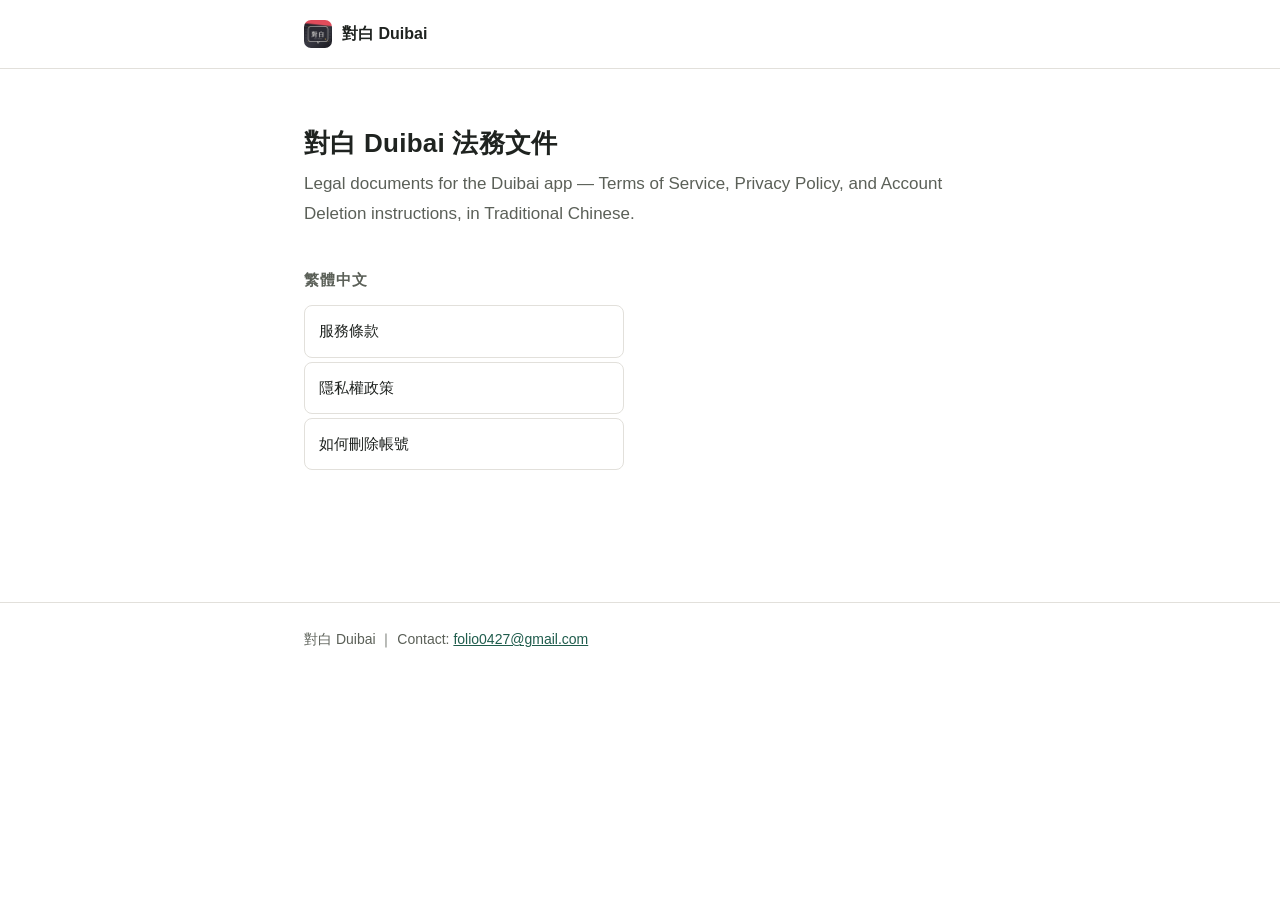
<file: index.html>
<!doctype html>
<html lang="zh-Hant-TW">
<head>
<meta charset="utf-8">
<meta name="viewport" content="width=device-width, initial-scale=1">
<title>對白 Duibai — 法務文件</title>
<meta name="description" content="對白（Duibai）app 的服務條款、隱私權政策與帳號刪除說明。">
<link rel="icon" href="assets/favicon_64.png">
<link rel="stylesheet" href="assets/legal.css">
</head>
<body class="home">
<header class="site-header">
<div class="wrap">
<a class="brand" href="index.html"><img src="assets/duibai_app_icon_256.png" alt=""> 對白 Duibai</a>
</div>
</header>
<main>
<h1>對白 Duibai 法務文件</h1>
<p class="tagline">Legal documents for the Duibai app — Terms of Service, Privacy Policy, and Account Deletion instructions, in Traditional Chinese.</p>

<div class="doc-columns">
<div class="doc-column">
<h2>繁體中文</h2>
<ul class="doc-list">
<li><a href="legal/terms-zh/index.html">服務條款</a></li>
<li><a href="legal/privacy-zh/index.html">隱私權政策</a></li>
<li><a href="legal/account-deletion-zh/index.html">如何刪除帳號</a></li>
</ul>
</div>
</div>
</main>
<footer class="site-footer">
<div class="wrap">
對白 Duibai ｜ Contact: <a href="mailto:folio0427@gmail.com">folio0427@gmail.com</a>
</div>
</footer>
</body>
</html>
</file>
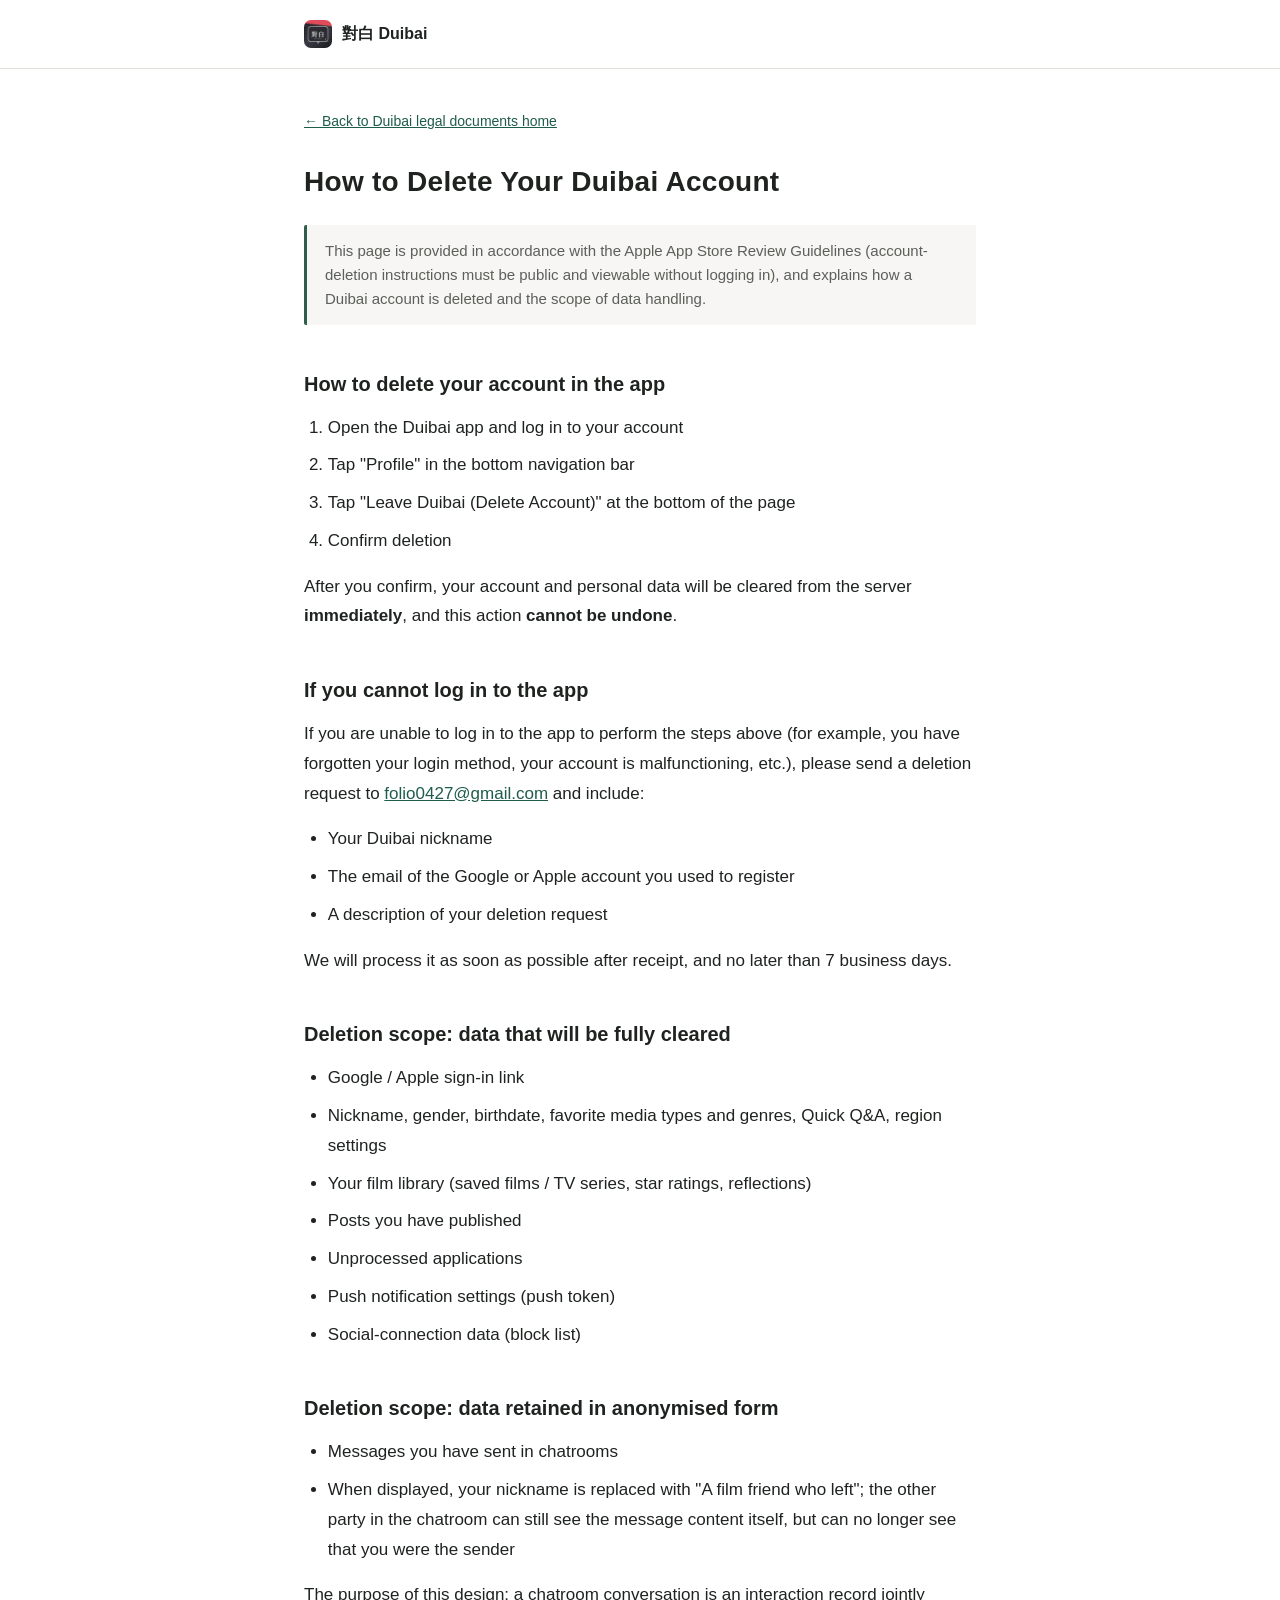
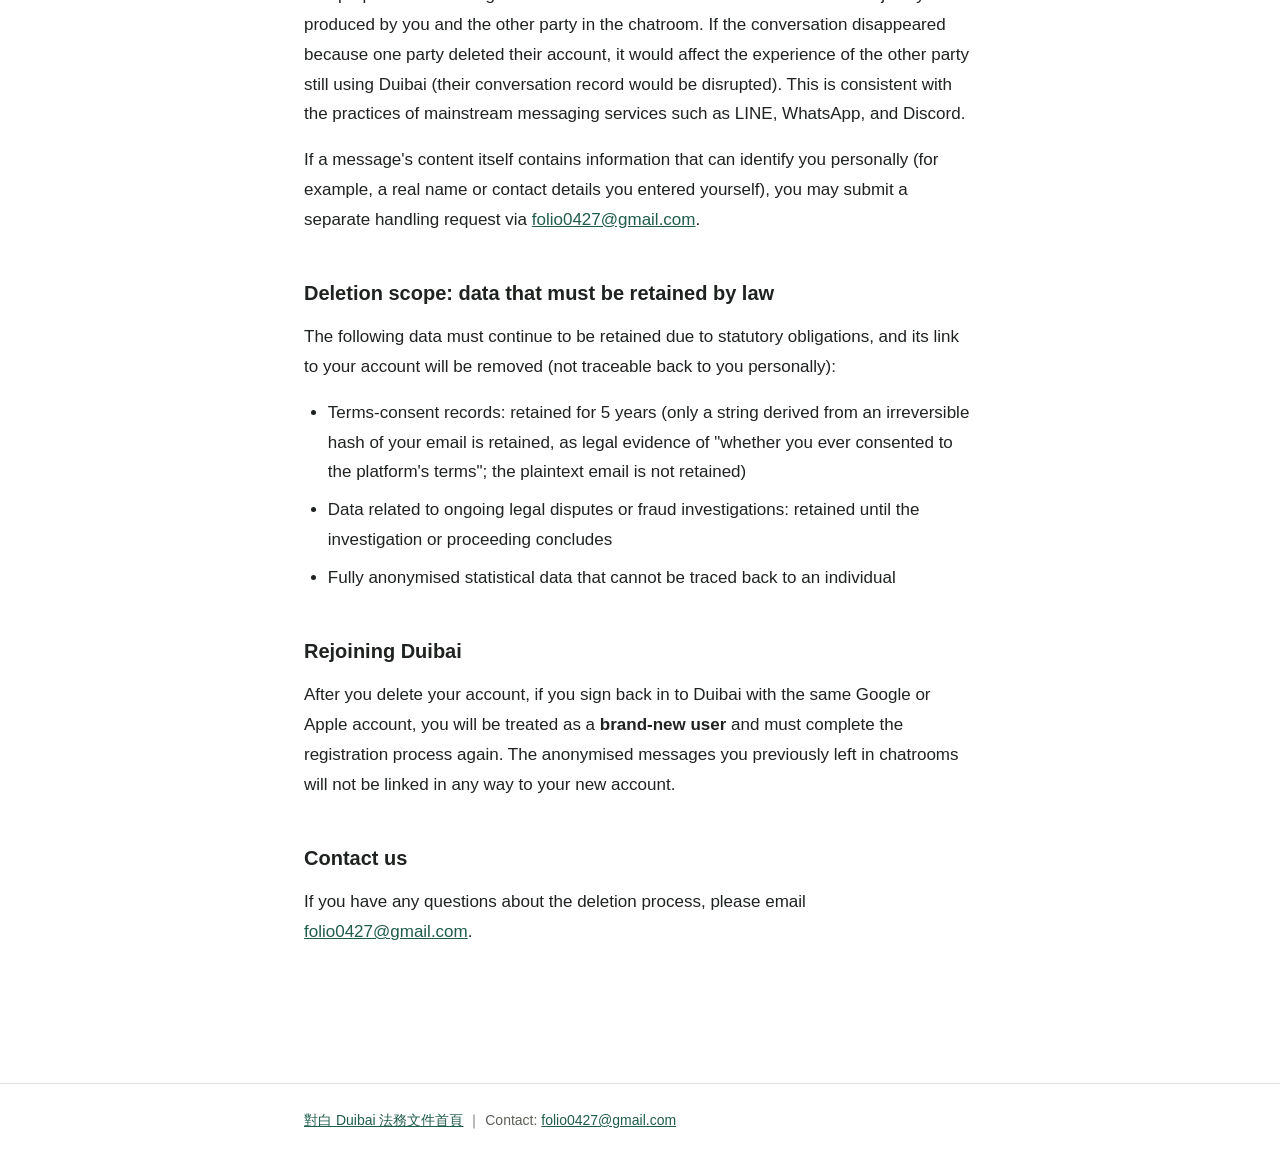
<file: legal/account-deletion-en/index.html>
<!doctype html>
<html lang="en">
<head>
<meta charset="utf-8">
<meta name="viewport" content="width=device-width, initial-scale=1">
<title>How to Delete Your Duibai Account | Duibai</title>
<meta name="description" content="Account deletion instructions for the Duibai app, English version. Publicly viewable, no login required.">
<link rel="icon" href="../../assets/favicon_64.png">
<link rel="stylesheet" href="../../assets/legal.css">
</head>
<body>
<header class="site-header">
<div class="wrap">
<a class="brand" href="../../index.html"><img src="../../assets/duibai_app_icon_256.png" alt=""> 對白 Duibai</a>
</div>
</header>
<main>
<nav class="doc-nav">
<a href="../../index.html">← Back to Duibai legal documents home</a>
</nav>
<h1>How to Delete Your Duibai Account</h1>
<blockquote>
<p>This page is provided in accordance with the Apple App Store Review Guidelines (account-deletion instructions must be public and viewable without logging in), and explains how a Duibai account is deleted and the scope of data handling.</p>
</blockquote>
<h2>How to delete your account in the app</h2>
<ol>
<li>Open the Duibai app and log in to your account</li>
<li>Tap "Profile" in the bottom navigation bar</li>
<li>Tap "Leave Duibai (Delete Account)" at the bottom of the page</li>
<li>Confirm deletion</li>
</ol>
<p>After you confirm, your account and personal data will be cleared from the server <strong>immediately</strong>, and this action <strong>cannot be undone</strong>.</p>
<h2>If you cannot log in to the app</h2>
<p>If you are unable to log in to the app to perform the steps above (for example, you have forgotten your login method, your account is malfunctioning, etc.), please send a deletion request to <a href="mailto:folio0427@gmail.com">folio0427@gmail.com</a> and include:</p>
<ul>
<li>Your Duibai nickname</li>
<li>The email of the Google or Apple account you used to register</li>
<li>A description of your deletion request</li>
</ul>
<p>We will process it as soon as possible after receipt, and no later than 7 business days.</p>
<h2>Deletion scope: data that will be fully cleared</h2>
<ul>
<li>Google / Apple sign-in link</li>
<li>Nickname, gender, birthdate, favorite media types and genres, Quick Q&amp;A, region settings</li>
<li>Your film library (saved films / TV series, star ratings, reflections)</li>
<li>Posts you have published</li>
<li>Unprocessed applications</li>
<li>Push notification settings (push token)</li>
<li>Social-connection data (block list)</li>
</ul>
<h2>Deletion scope: data retained in anonymised form</h2>
<ul>
<li>Messages you have sent in chatrooms</li>
<li>When displayed, your nickname is replaced with "A film friend who left"; the other party in the chatroom can still see the message content itself, but can no longer see that you were the sender</li>
</ul>
<p>The purpose of this design: a chatroom conversation is an interaction record jointly produced by you and the other party in the chatroom. If the conversation disappeared because one party deleted their account, it would affect the experience of the other party still using Duibai (their conversation record would be disrupted). This is consistent with the practices of mainstream messaging services such as LINE, WhatsApp, and Discord.</p>
<p>If a message's content itself contains information that can identify you personally (for example, a real name or contact details you entered yourself), you may submit a separate handling request via <a href="mailto:folio0427@gmail.com">folio0427@gmail.com</a>.</p>
<h2>Deletion scope: data that must be retained by law</h2>
<p>The following data must continue to be retained due to statutory obligations, and its link to your account will be removed (not traceable back to you personally):</p>
<ul>
<li>Terms-consent records: retained for 5 years (only a string derived from an irreversible hash of your email is retained, as legal evidence of "whether you ever consented to the platform's terms"; the plaintext email is not retained)</li>
<li>Data related to ongoing legal disputes or fraud investigations: retained until the investigation or proceeding concludes</li>
<li>Fully anonymised statistical data that cannot be traced back to an individual</li>
</ul>
<h2>Rejoining Duibai</h2>
<p>After you delete your account, if you sign back in to Duibai with the same Google or Apple account, you will be treated as a <strong>brand-new user</strong> and must complete the registration process again. The anonymised messages you previously left in chatrooms will not be linked in any way to your new account.</p>
<h2>Contact us</h2>
<p>If you have any questions about the deletion process, please email <a href="mailto:folio0427@gmail.com">folio0427@gmail.com</a>.</p>
</main>
<footer class="site-footer">
<div class="wrap">
<a href="../../index.html">對白 Duibai 法務文件首頁</a> ｜ Contact: <a href="mailto:folio0427@gmail.com">folio0427@gmail.com</a>
</div>
</footer>
</body>
</html>
</file>
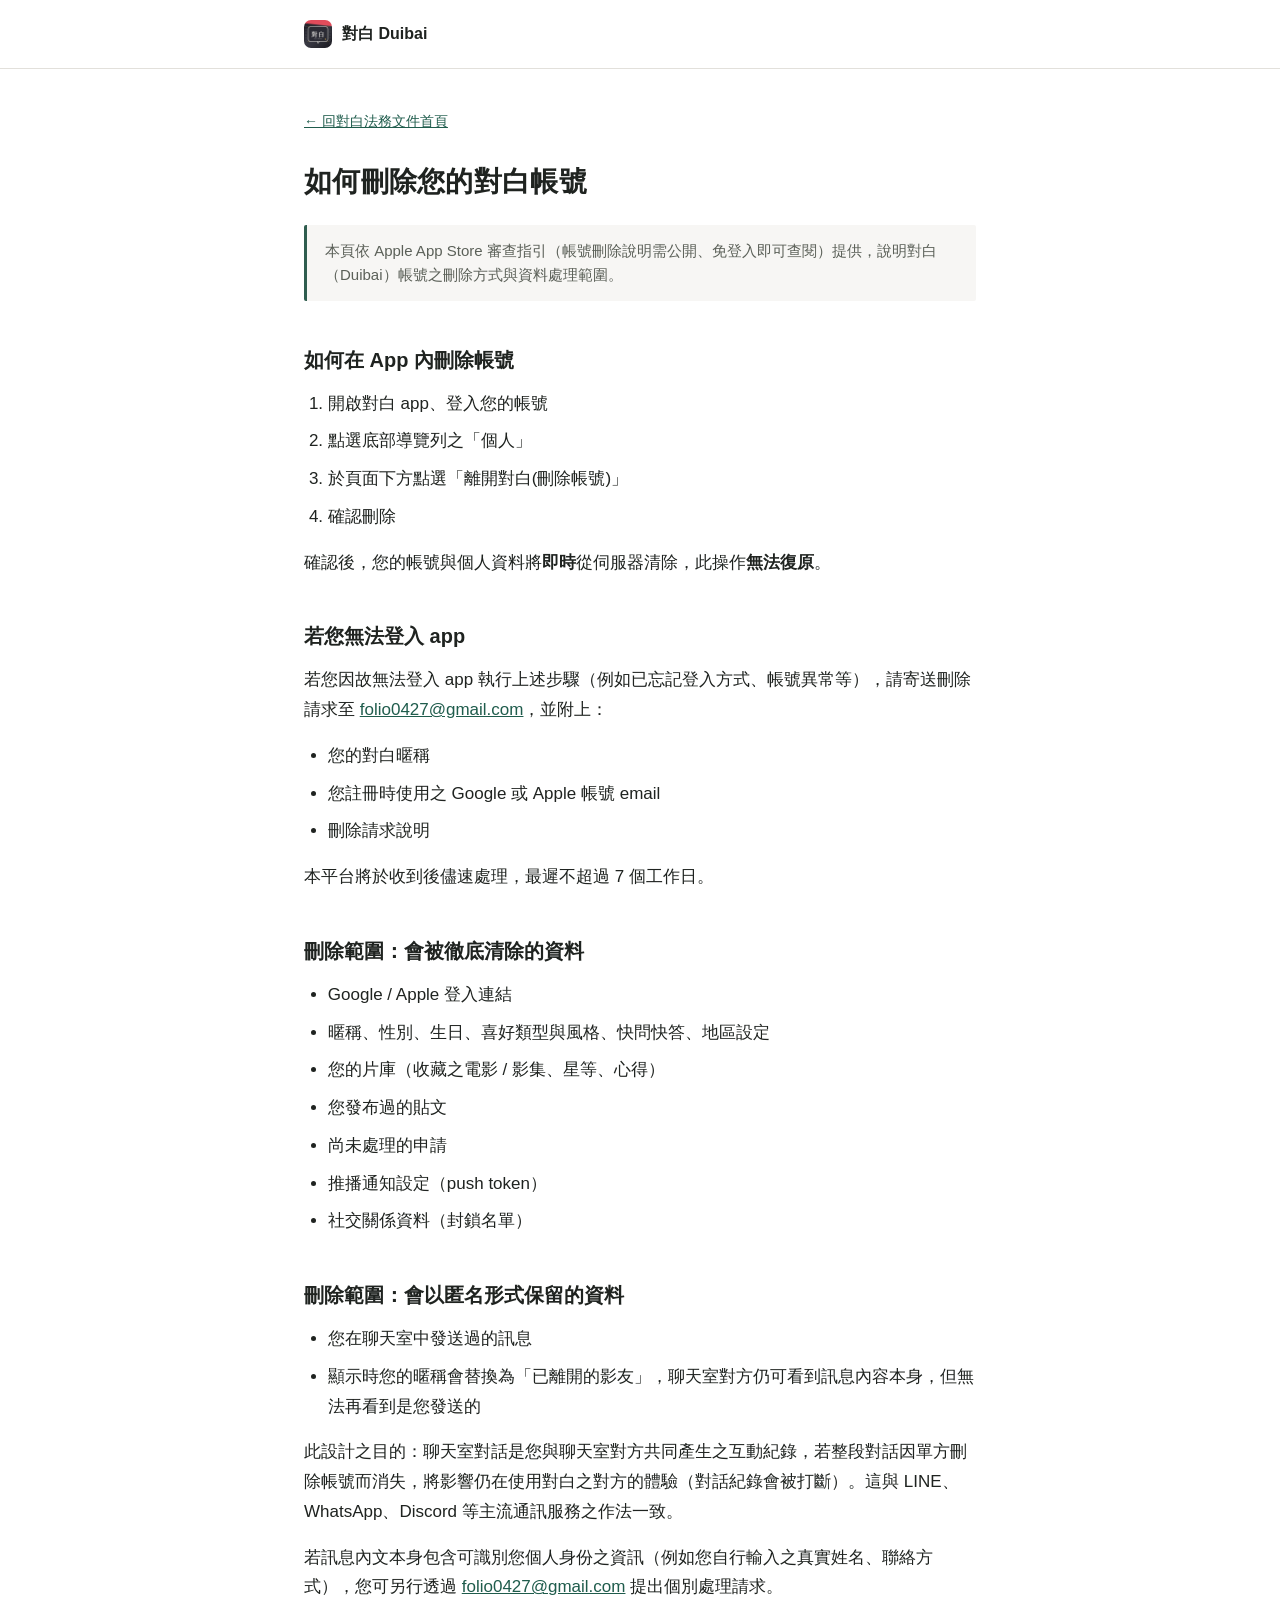
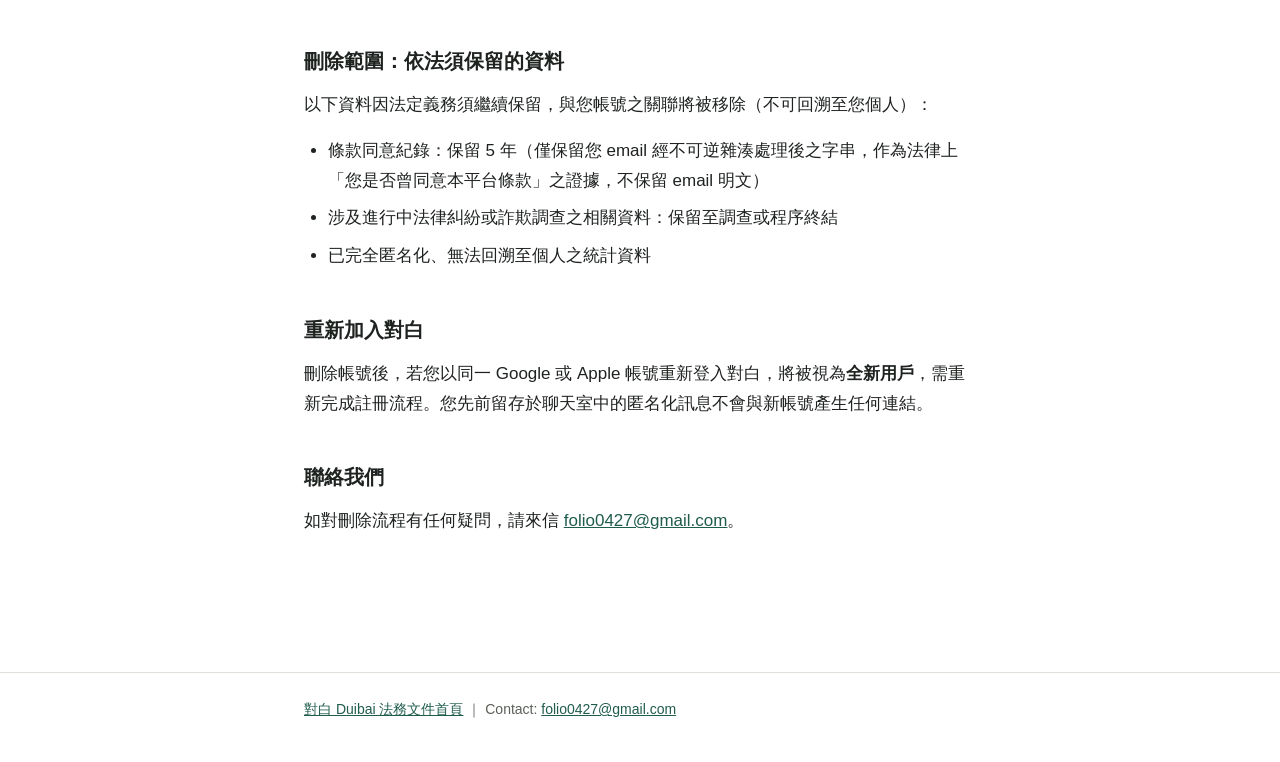
<file: legal/account-deletion-zh/index.html>
<!doctype html>
<html lang="zh-Hant-TW">
<head>
<meta charset="utf-8">
<meta name="viewport" content="width=device-width, initial-scale=1">
<title>如何刪除您的對白帳號 | 對白 Duibai</title>
<meta name="description" content="對白（Duibai）app 帳號刪除說明，繁體中文版，免登入公開查閱。">
<link rel="icon" href="../../assets/favicon_64.png">
<link rel="stylesheet" href="../../assets/legal.css">
</head>
<body>
<header class="site-header">
<div class="wrap">
<a class="brand" href="../../index.html"><img src="../../assets/duibai_app_icon_256.png" alt=""> 對白 Duibai</a>
</div>
</header>
<main>
<nav class="doc-nav">
<a href="../../index.html">← 回對白法務文件首頁</a>
</nav>
<h1>如何刪除您的對白帳號</h1>
<blockquote>
<p>本頁依 Apple App Store 審查指引（帳號刪除說明需公開、免登入即可查閱）提供，說明對白（Duibai）帳號之刪除方式與資料處理範圍。</p>
</blockquote>
<h2>如何在 App 內刪除帳號</h2>
<ol>
<li>開啟對白 app、登入您的帳號</li>
<li>點選底部導覽列之「個人」</li>
<li>於頁面下方點選「離開對白(刪除帳號)」</li>
<li>確認刪除</li>
</ol>
<p>確認後，您的帳號與個人資料將<strong>即時</strong>從伺服器清除，此操作<strong>無法復原</strong>。</p>
<h2>若您無法登入 app</h2>
<p>若您因故無法登入 app 執行上述步驟（例如已忘記登入方式、帳號異常等），請寄送刪除請求至 <a href="mailto:folio0427@gmail.com">folio0427@gmail.com</a>，並附上：</p>
<ul>
<li>您的對白暱稱</li>
<li>您註冊時使用之 Google 或 Apple 帳號 email</li>
<li>刪除請求說明</li>
</ul>
<p>本平台將於收到後儘速處理，最遲不超過 7 個工作日。</p>
<h2>刪除範圍：會被徹底清除的資料</h2>
<ul>
<li>Google / Apple 登入連結</li>
<li>暱稱、性別、生日、喜好類型與風格、快問快答、地區設定</li>
<li>您的片庫（收藏之電影 / 影集、星等、心得）</li>
<li>您發布過的貼文</li>
<li>尚未處理的申請</li>
<li>推播通知設定（push token）</li>
<li>社交關係資料（封鎖名單）</li>
</ul>
<h2>刪除範圍：會以匿名形式保留的資料</h2>
<ul>
<li>您在聊天室中發送過的訊息</li>
<li>顯示時您的暱稱會替換為「已離開的影友」，聊天室對方仍可看到訊息內容本身，但無法再看到是您發送的</li>
</ul>
<p>此設計之目的：聊天室對話是您與聊天室對方共同產生之互動紀錄，若整段對話因單方刪除帳號而消失，將影響仍在使用對白之對方的體驗（對話紀錄會被打斷）。這與 LINE、WhatsApp、Discord 等主流通訊服務之作法一致。</p>
<p>若訊息內文本身包含可識別您個人身份之資訊（例如您自行輸入之真實姓名、聯絡方式），您可另行透過 <a href="mailto:folio0427@gmail.com">folio0427@gmail.com</a> 提出個別處理請求。</p>
<h2>刪除範圍：依法須保留的資料</h2>
<p>以下資料因法定義務須繼續保留，與您帳號之關聯將被移除（不可回溯至您個人）：</p>
<ul>
<li>條款同意紀錄：保留 5 年（僅保留您 email 經不可逆雜湊處理後之字串，作為法律上「您是否曾同意本平台條款」之證據，不保留 email 明文）</li>
<li>涉及進行中法律糾紛或詐欺調查之相關資料：保留至調查或程序終結</li>
<li>已完全匿名化、無法回溯至個人之統計資料</li>
</ul>
<h2>重新加入對白</h2>
<p>刪除帳號後，若您以同一 Google 或 Apple 帳號重新登入對白，將被視為<strong>全新用戶</strong>，需重新完成註冊流程。您先前留存於聊天室中的匿名化訊息不會與新帳號產生任何連結。</p>
<h2>聯絡我們</h2>
<p>如對刪除流程有任何疑問，請來信 <a href="mailto:folio0427@gmail.com">folio0427@gmail.com</a>。</p>
</main>
<footer class="site-footer">
<div class="wrap">
<a href="../../index.html">對白 Duibai 法務文件首頁</a> ｜ Contact: <a href="mailto:folio0427@gmail.com">folio0427@gmail.com</a>
</div>
</footer>
</body>
</html>
</file>
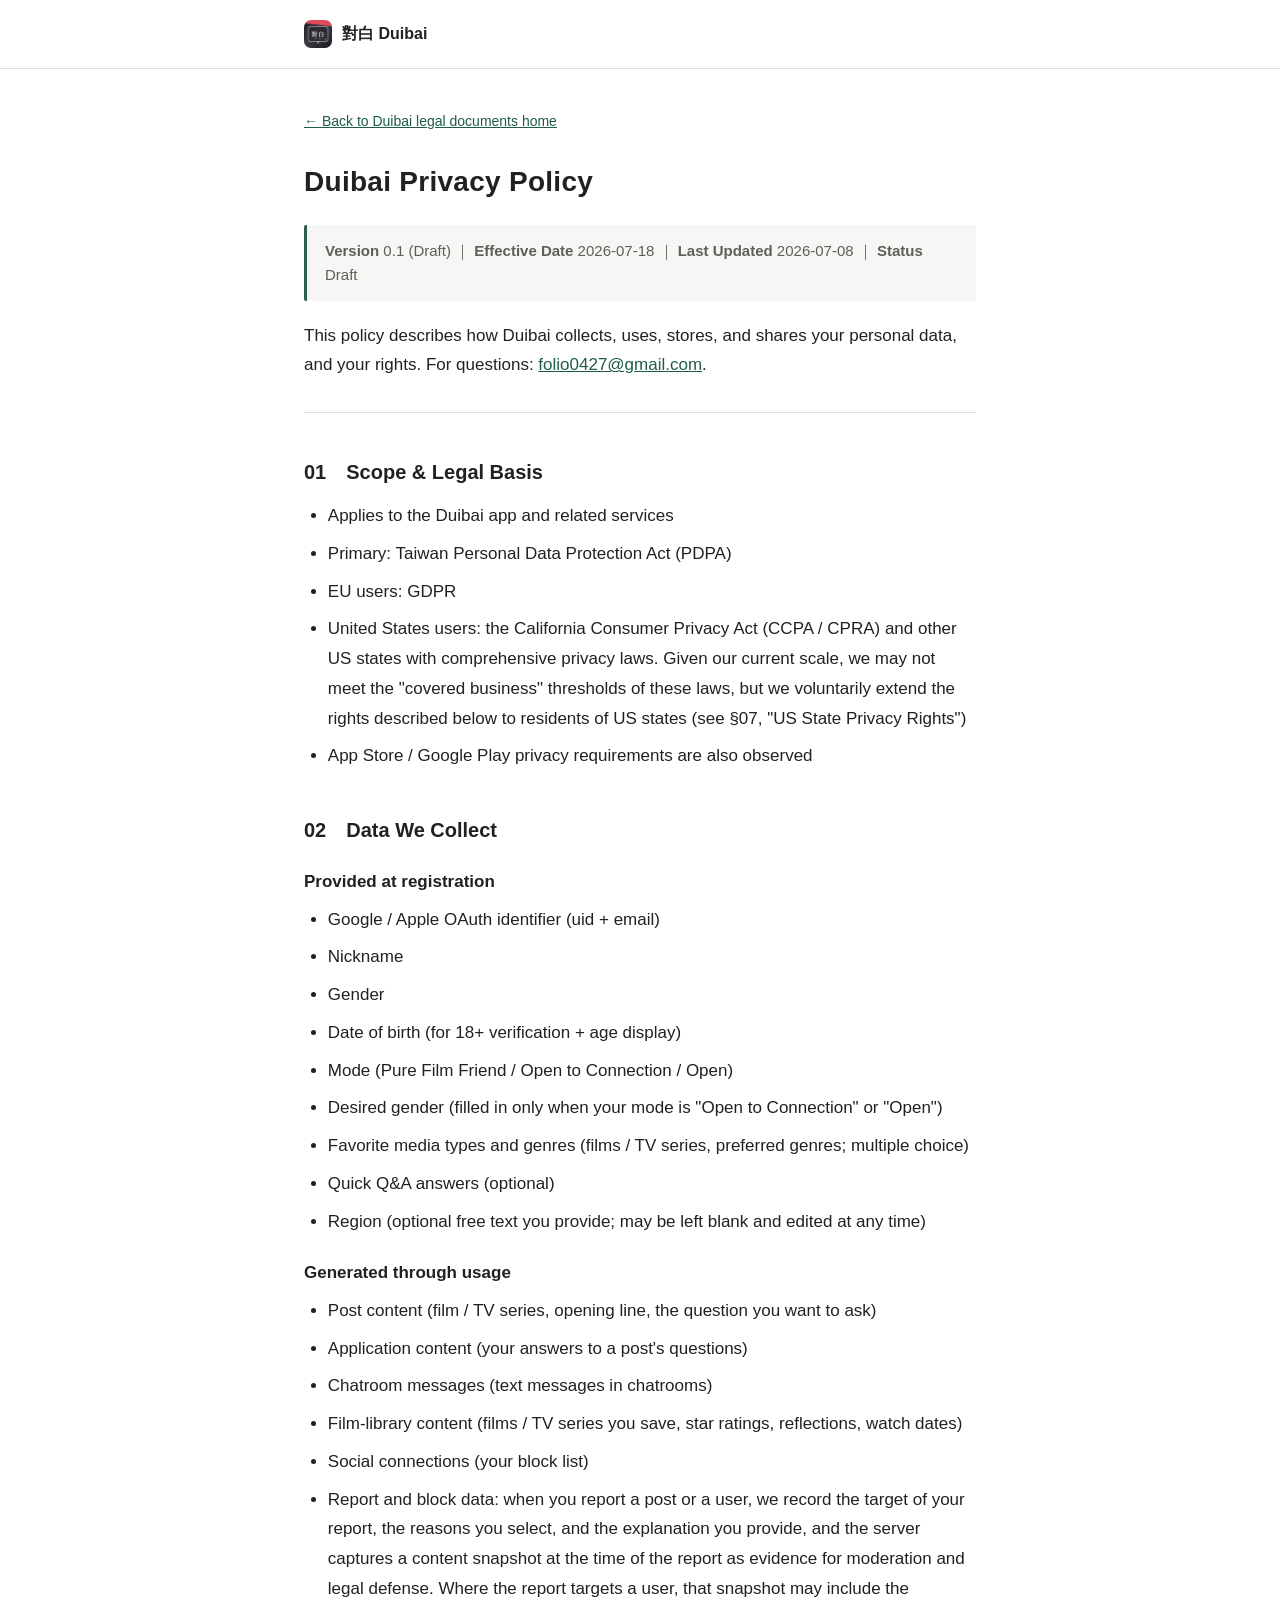
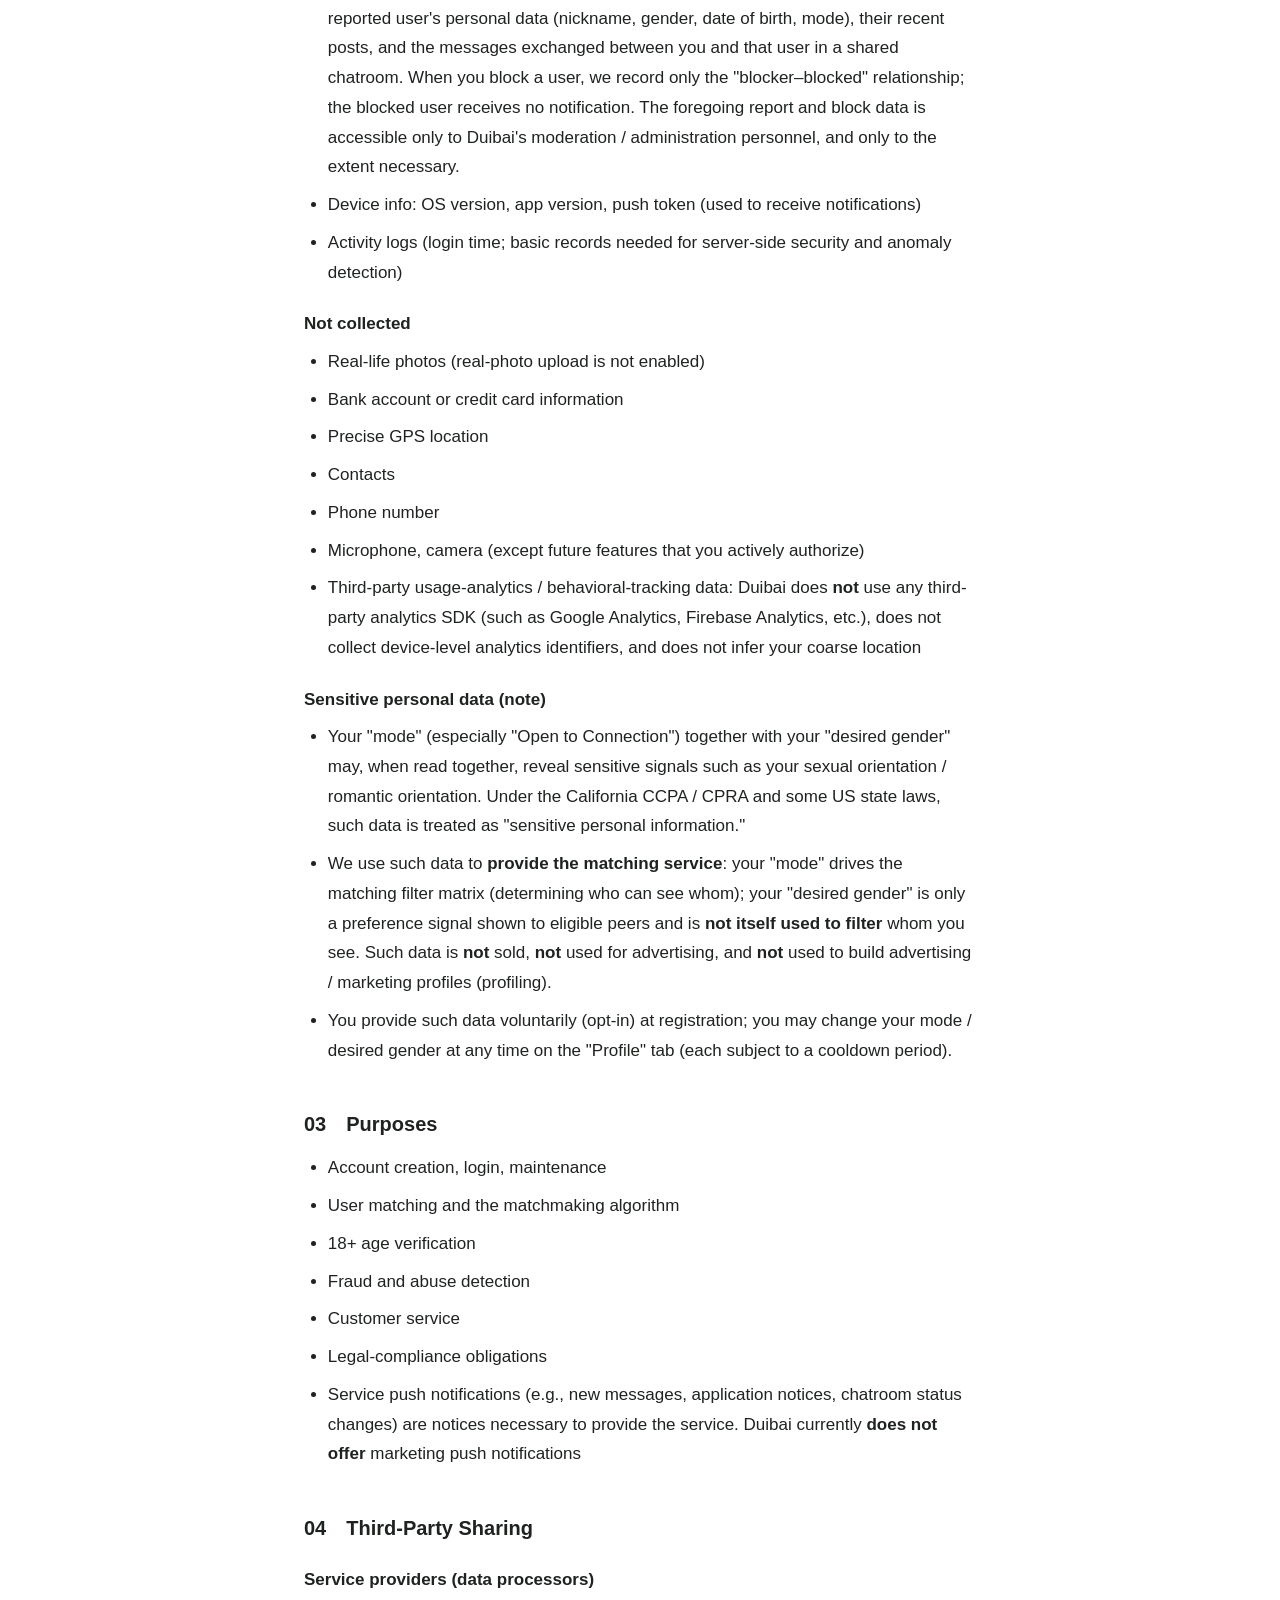
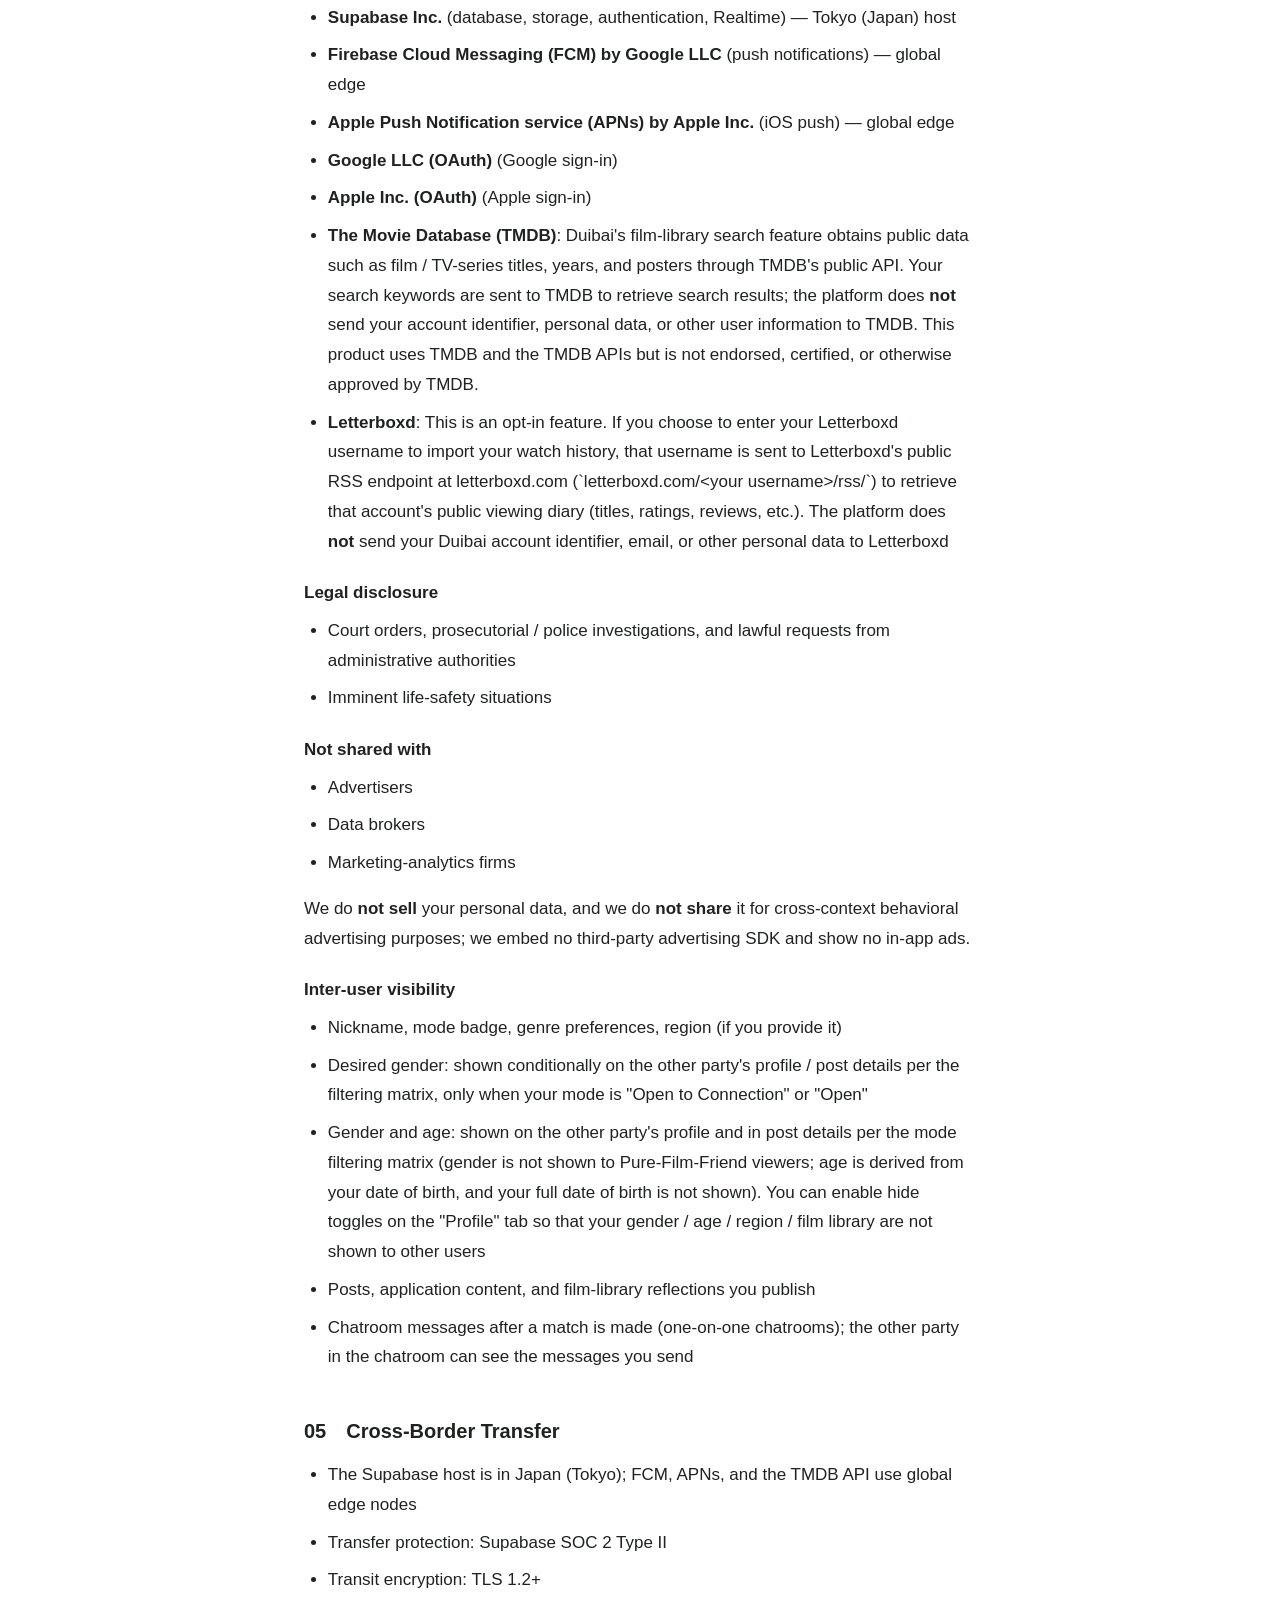
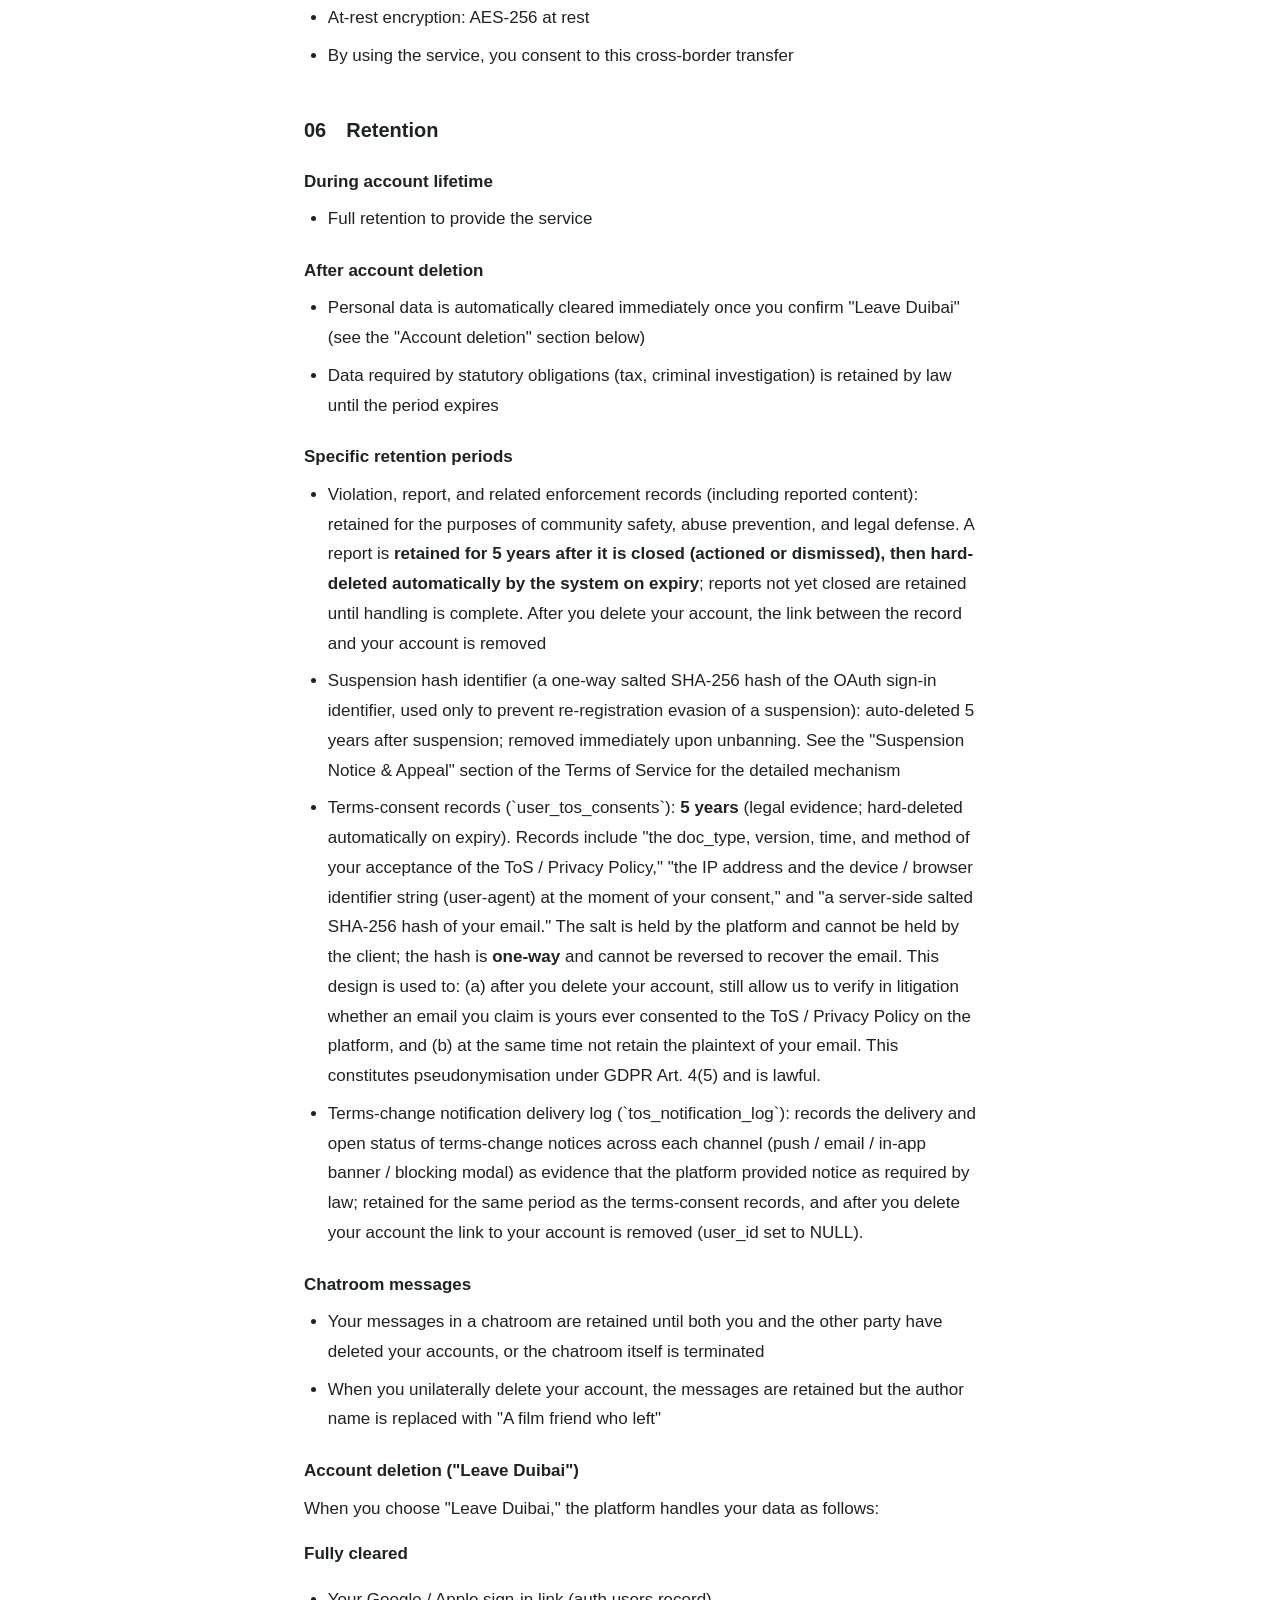
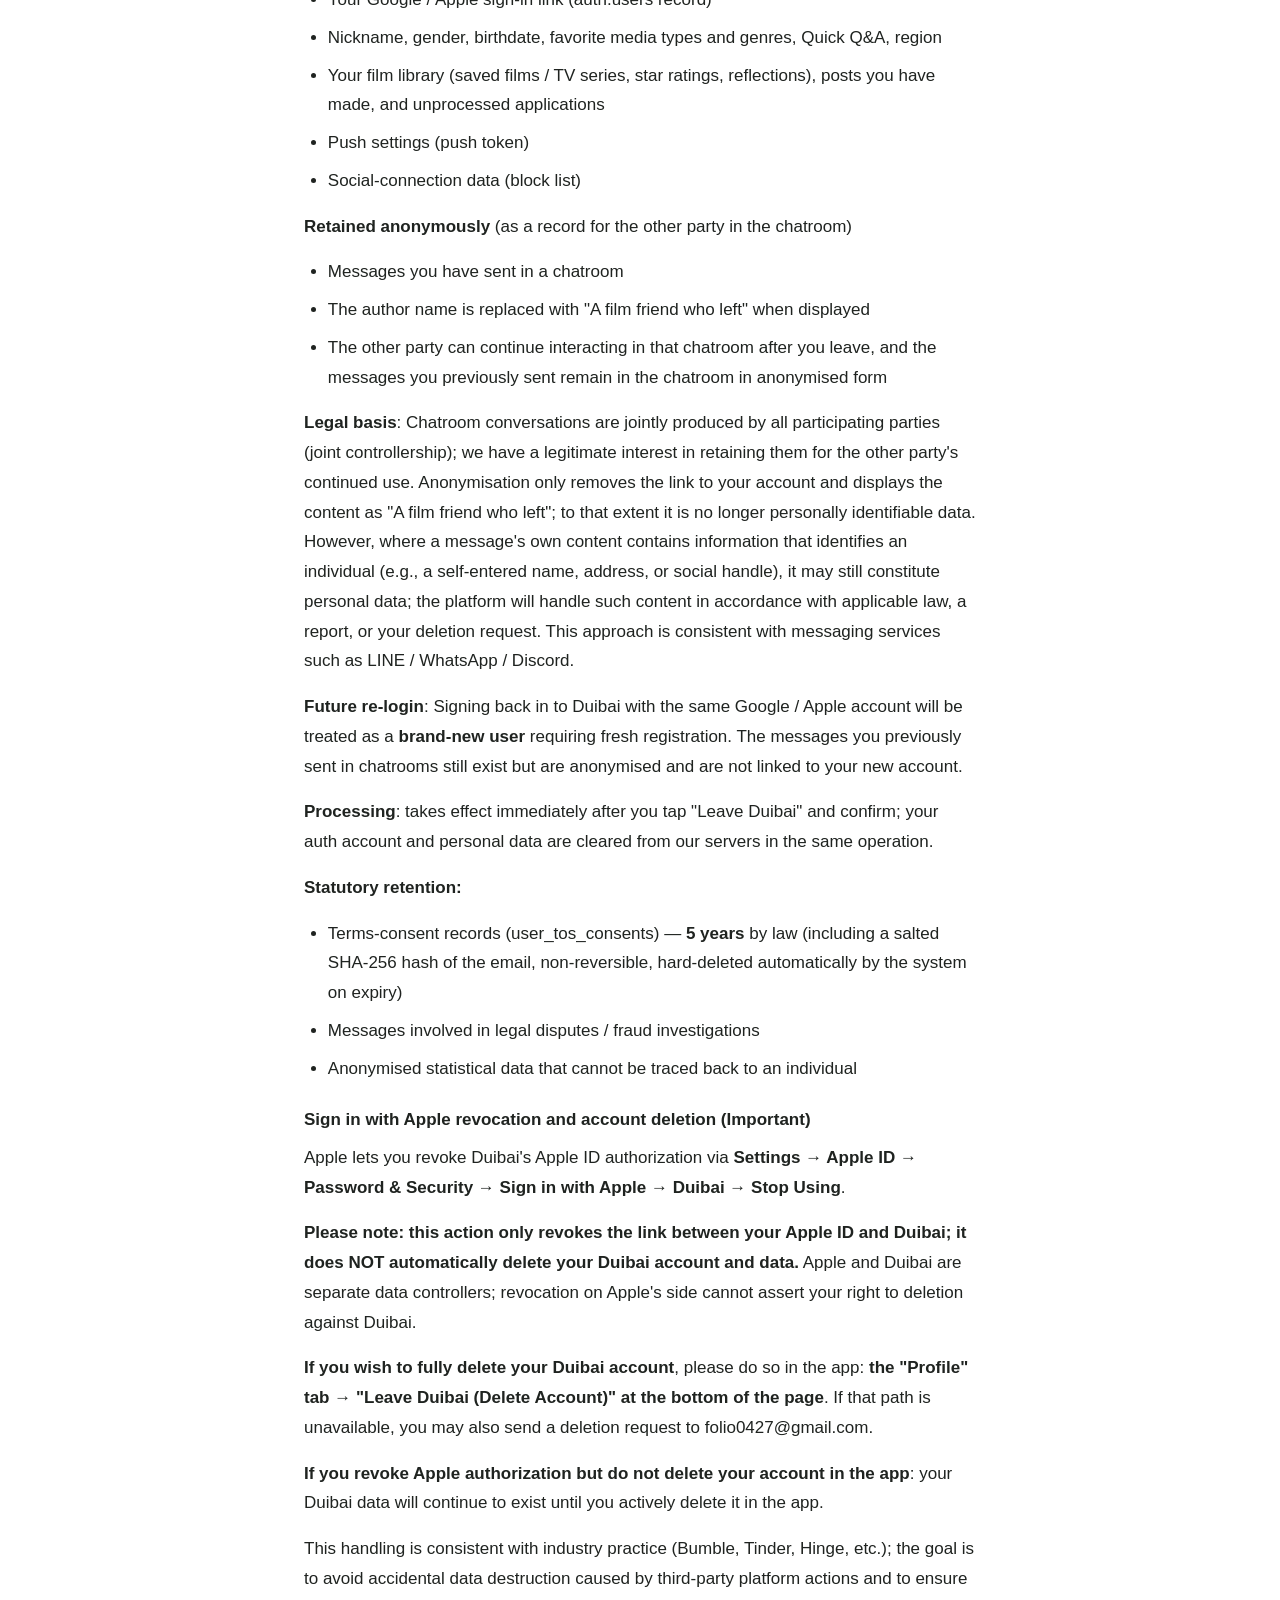
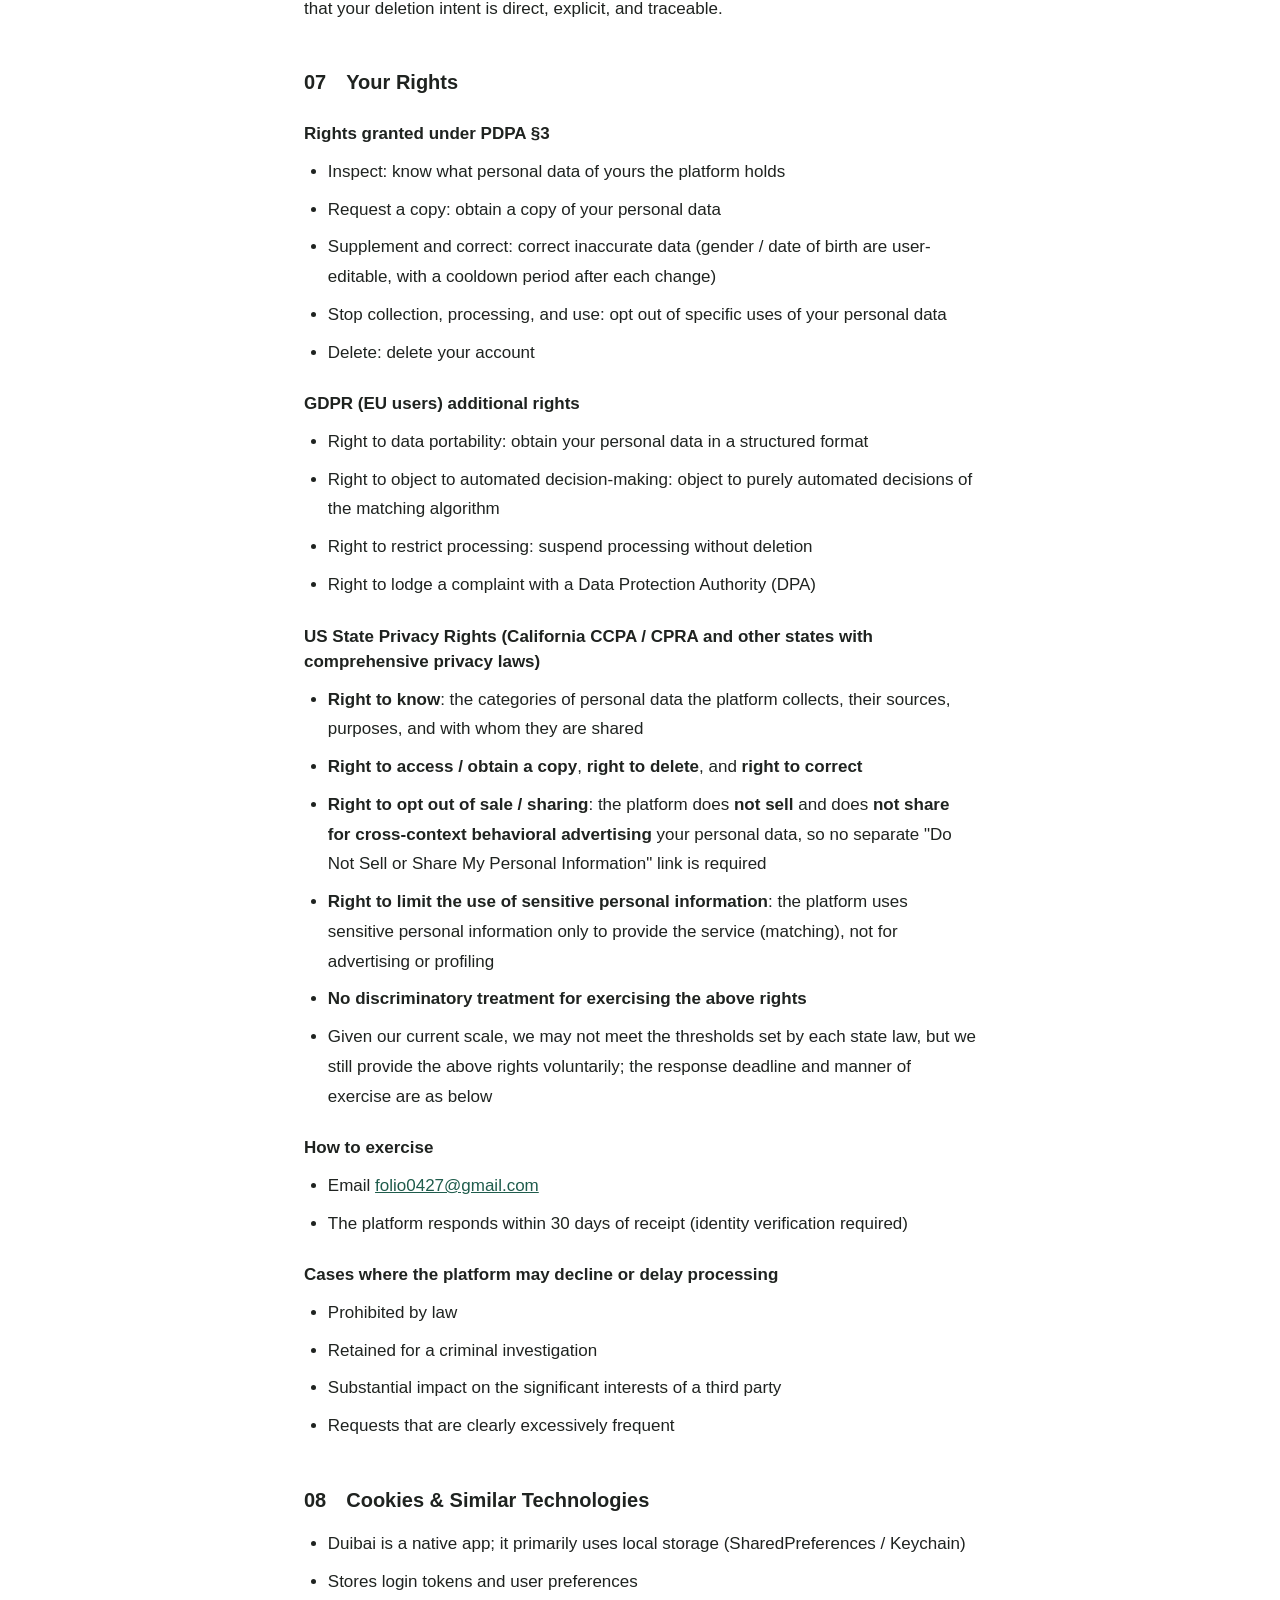
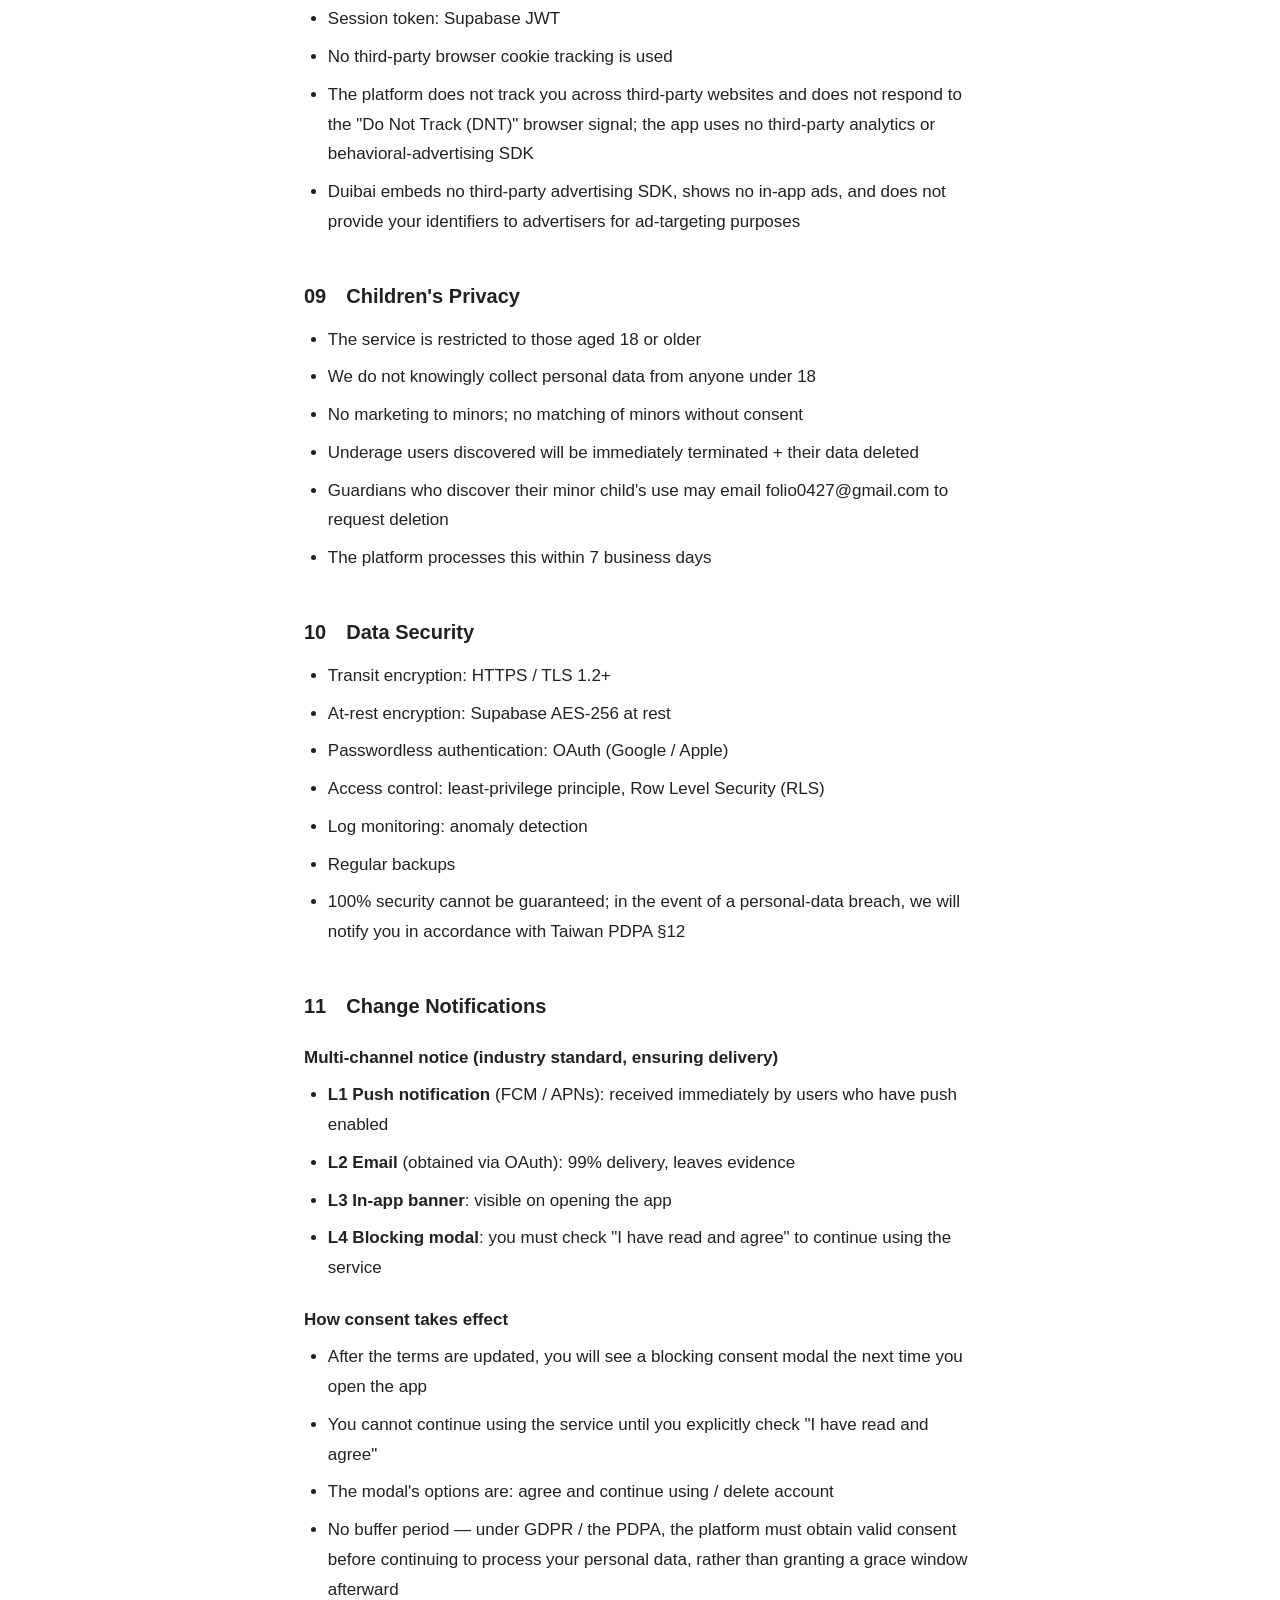
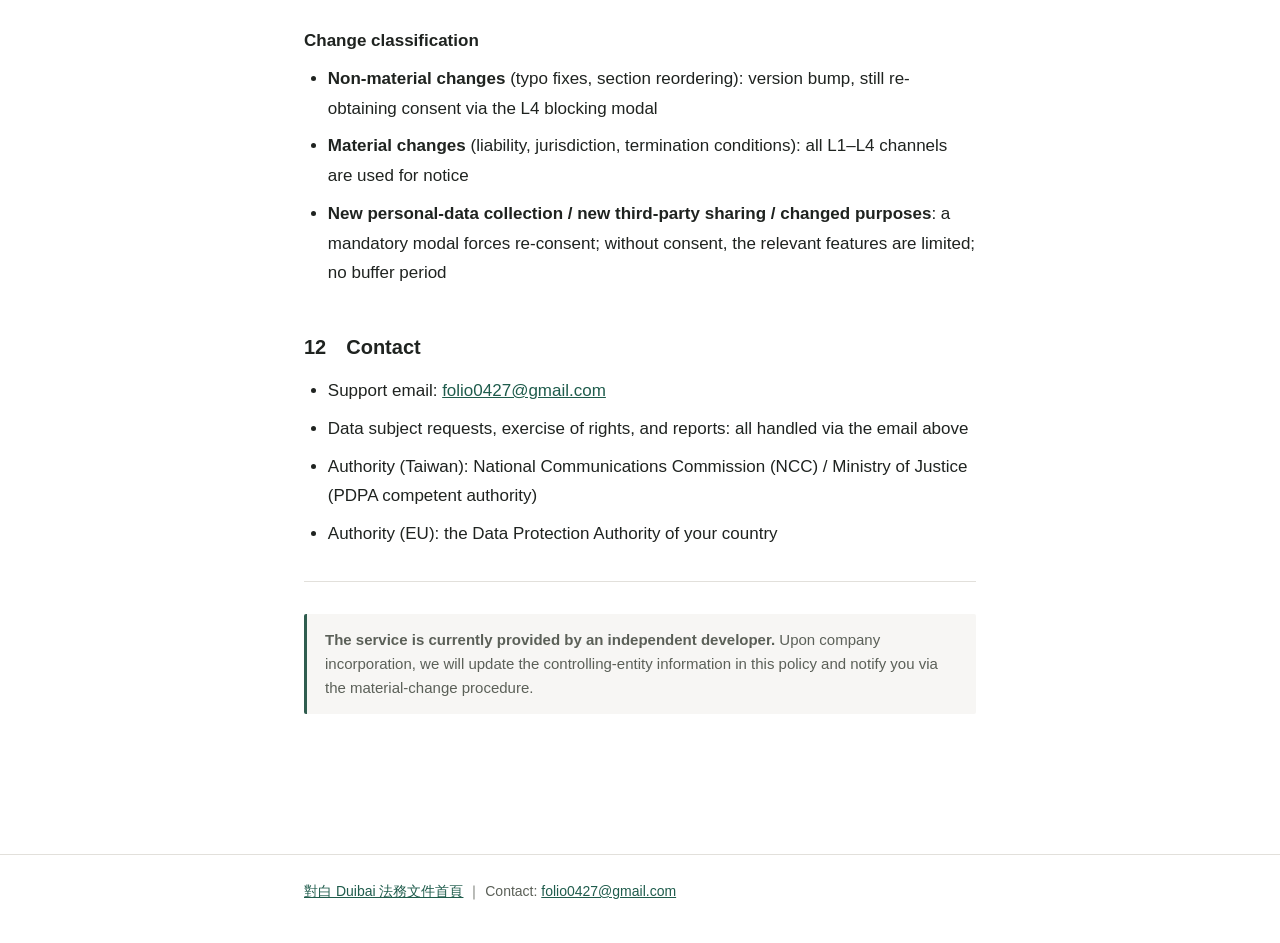
<file: legal/privacy-en/index.html>
<!doctype html>
<html lang="en">
<head>
<meta charset="utf-8">
<meta name="viewport" content="width=device-width, initial-scale=1">
<title>Duibai Privacy Policy | Duibai</title>
<meta name="description" content="Privacy Policy for the Duibai app, English version.">
<link rel="icon" href="../../assets/favicon_64.png">
<link rel="stylesheet" href="../../assets/legal.css">
</head>
<body>
<header class="site-header">
<div class="wrap">
<a class="brand" href="../../index.html"><img src="../../assets/duibai_app_icon_256.png" alt=""> 對白 Duibai</a>
</div>
</header>
<main>
<nav class="doc-nav">
<a href="../../index.html">← Back to Duibai legal documents home</a>
</nav>
<h1>Duibai Privacy Policy</h1>
<blockquote>
<p><strong>Version</strong> 0.1 (Draft) ｜ <strong>Effective Date</strong> 2026-07-18 ｜ <strong>Last Updated</strong> 2026-07-08 ｜ <strong>Status</strong> Draft</p>
</blockquote>
<p>This policy describes how Duibai collects, uses, stores, and shares your personal data, and your rights. For questions: <a href="mailto:folio0427@gmail.com">folio0427@gmail.com</a>.</p>
<hr>
<h2>01　Scope &amp; Legal Basis</h2>
<ul>
<li>Applies to the Duibai app and related services</li>
<li>Primary: Taiwan Personal Data Protection Act (PDPA)</li>
<li>EU users: GDPR</li>
<li>United States users: the California Consumer Privacy Act (CCPA / CPRA) and other US states with comprehensive privacy laws. Given our current scale, we may not meet the "covered business" thresholds of these laws, but we voluntarily extend the rights described below to residents of US states (see §07, "US State Privacy Rights")</li>
<li>App Store / Google Play privacy requirements are also observed</li>
</ul>
<h2>02　Data We Collect</h2>
<h3>Provided at registration</h3>
<ul>
<li>Google / Apple OAuth identifier (uid + email)</li>
<li>Nickname</li>
<li>Gender</li>
<li>Date of birth (for 18+ verification + age display)</li>
<li>Mode (Pure Film Friend / Open to Connection / Open)</li>
<li>Desired gender (filled in only when your mode is "Open to Connection" or "Open")</li>
<li>Favorite media types and genres (films / TV series, preferred genres; multiple choice)</li>
<li>Quick Q&amp;A answers (optional)</li>
<li>Region (optional free text you provide; may be left blank and edited at any time)</li>
</ul>
<h3>Generated through usage</h3>
<ul>
<li>Post content (film / TV series, opening line, the question you want to ask)</li>
<li>Application content (your answers to a post's questions)</li>
<li>Chatroom messages (text messages in chatrooms)</li>
<li>Film-library content (films / TV series you save, star ratings, reflections, watch dates)</li>
<li>Social connections (your block list)</li>
<li>Report and block data: when you report a post or a user, we record the target of your report, the reasons you select, and the explanation you provide, and the server captures a content snapshot at the time of the report as evidence for moderation and legal defense. Where the report targets a user, that snapshot may include the reported user's personal data (nickname, gender, date of birth, mode), their recent posts, and the messages exchanged between you and that user in a shared chatroom. When you block a user, we record only the "blocker–blocked" relationship; the blocked user receives no notification. The foregoing report and block data is accessible only to Duibai's moderation / administration personnel, and only to the extent necessary.</li>
<li>Device info: OS version, app version, push token (used to receive notifications)</li>
<li>Activity logs (login time; basic records needed for server-side security and anomaly detection)</li>
</ul>
<h3>Not collected</h3>
<ul>
<li>Real-life photos (real-photo upload is not enabled)</li>
<li>Bank account or credit card information</li>
<li>Precise GPS location</li>
<li>Contacts</li>
<li>Phone number</li>
<li>Microphone, camera (except future features that you actively authorize)</li>
<li>Third-party usage-analytics / behavioral-tracking data: Duibai does <strong>not</strong> use any third-party analytics SDK (such as Google Analytics, Firebase Analytics, etc.), does not collect device-level analytics identifiers, and does not infer your coarse location</li>
</ul>
<h3>Sensitive personal data (note)</h3>
<ul>
<li>Your "mode" (especially "Open to Connection") together with your "desired gender" may, when read together, reveal sensitive signals such as your sexual orientation / romantic orientation. Under the California CCPA / CPRA and some US state laws, such data is treated as "sensitive personal information."</li>
<li>We use such data to <strong>provide the matching service</strong>: your "mode" drives the matching filter matrix (determining who can see whom); your "desired gender" is only a preference signal shown to eligible peers and is <strong>not itself used to filter</strong> whom you see. Such data is <strong>not</strong> sold, <strong>not</strong> used for advertising, and <strong>not</strong> used to build advertising / marketing profiles (profiling).</li>
<li>You provide such data voluntarily (opt-in) at registration; you may change your mode / desired gender at any time on the "Profile" tab (each subject to a cooldown period).</li>
</ul>
<h2>03　Purposes</h2>
<ul>
<li>Account creation, login, maintenance</li>
<li>User matching and the matchmaking algorithm</li>
<li>18+ age verification</li>
<li>Fraud and abuse detection</li>
<li>Customer service</li>
<li>Legal-compliance obligations</li>
<li>Service push notifications (e.g., new messages, application notices, chatroom status changes) are notices necessary to provide the service. Duibai currently <strong>does not offer</strong> marketing push notifications</li>
</ul>
<h2>04　Third-Party Sharing</h2>
<h3>Service providers (data processors)</h3>
<ul>
<li><strong>Supabase Inc.</strong> (database, storage, authentication, Realtime) — Tokyo (Japan) host</li>
<li><strong>Firebase Cloud Messaging (FCM) by Google LLC</strong> (push notifications) — global edge</li>
<li><strong>Apple Push Notification service (APNs) by Apple Inc.</strong> (iOS push) — global edge</li>
<li><strong>Google LLC (OAuth)</strong> (Google sign-in)</li>
<li><strong>Apple Inc. (OAuth)</strong> (Apple sign-in)</li>
<li><strong>The Movie Database (TMDB)</strong>: Duibai's film-library search feature obtains public data such as film / TV-series titles, years, and posters through TMDB's public API. Your search keywords are sent to TMDB to retrieve search results; the platform does <strong>not</strong> send your account identifier, personal data, or other user information to TMDB. This product uses TMDB and the TMDB APIs but is not endorsed, certified, or otherwise approved by TMDB.</li>
<li><strong>Letterboxd</strong>: This is an opt-in feature. If you choose to enter your Letterboxd username to import your watch history, that username is sent to Letterboxd's public RSS endpoint at letterboxd.com (`letterboxd.com/&lt;your username&gt;/rss/`) to retrieve that account's public viewing diary (titles, ratings, reviews, etc.). The platform does <strong>not</strong> send your Duibai account identifier, email, or other personal data to Letterboxd</li>
</ul>
<h3>Legal disclosure</h3>
<ul>
<li>Court orders, prosecutorial / police investigations, and lawful requests from administrative authorities</li>
<li>Imminent life-safety situations</li>
</ul>
<h3>Not shared with</h3>
<ul>
<li>Advertisers</li>
<li>Data brokers</li>
<li>Marketing-analytics firms</li>
</ul>
<p>We do <strong>not sell</strong> your personal data, and we do <strong>not share</strong> it for cross-context behavioral advertising purposes; we embed no third-party advertising SDK and show no in-app ads.</p>
<h3>Inter-user visibility</h3>
<ul>
<li>Nickname, mode badge, genre preferences, region (if you provide it)</li>
<li>Desired gender: shown conditionally on the other party's profile / post details per the filtering matrix, only when your mode is "Open to Connection" or "Open"</li>
<li>Gender and age: shown on the other party's profile and in post details per the mode filtering matrix (gender is not shown to Pure-Film-Friend viewers; age is derived from your date of birth, and your full date of birth is not shown). You can enable hide toggles on the "Profile" tab so that your gender / age / region / film library are not shown to other users</li>
<li>Posts, application content, and film-library reflections you publish</li>
<li>Chatroom messages after a match is made (one-on-one chatrooms); the other party in the chatroom can see the messages you send</li>
</ul>
<h2>05　Cross-Border Transfer</h2>
<ul>
<li>The Supabase host is in Japan (Tokyo); FCM, APNs, and the TMDB API use global edge nodes</li>
<li>Transfer protection: Supabase SOC 2 Type II</li>
<li>Transit encryption: TLS 1.2+</li>
<li>At-rest encryption: AES-256 at rest</li>
<li>By using the service, you consent to this cross-border transfer</li>
</ul>
<h2>06　Retention</h2>
<h3>During account lifetime</h3>
<ul>
<li>Full retention to provide the service</li>
</ul>
<h3>After account deletion</h3>
<ul>
<li>Personal data is automatically cleared immediately once you confirm "Leave Duibai" (see the "Account deletion" section below)</li>
<li>Data required by statutory obligations (tax, criminal investigation) is retained by law until the period expires</li>
</ul>
<h3>Specific retention periods</h3>
<ul>
<li>Violation, report, and related enforcement records (including reported content): retained for the purposes of community safety, abuse prevention, and legal defense. A report is <strong>retained for 5 years after it is closed (actioned or dismissed), then hard-deleted automatically by the system on expiry</strong>; reports not yet closed are retained until handling is complete. After you delete your account, the link between the record and your account is removed</li>
<li>Suspension hash identifier (a one-way salted SHA-256 hash of the OAuth sign-in identifier, used only to prevent re-registration evasion of a suspension): auto-deleted 5 years after suspension; removed immediately upon unbanning. See the "Suspension Notice &amp; Appeal" section of the Terms of Service for the detailed mechanism</li>
<li>Terms-consent records (`user_tos_consents`): <strong>5 years</strong> (legal evidence; hard-deleted automatically on expiry). Records include "the doc_type, version, time, and method of your acceptance of the ToS / Privacy Policy," "the IP address and the device / browser identifier string (user-agent) at the moment of your consent," and "a server-side salted SHA-256 hash of your email." The salt is held by the platform and cannot be held by the client; the hash is <strong>one-way</strong> and cannot be reversed to recover the email. This design is used to: (a) after you delete your account, still allow us to verify in litigation whether an email you claim is yours ever consented to the ToS / Privacy Policy on the platform, and (b) at the same time not retain the plaintext of your email. This constitutes pseudonymisation under GDPR Art. 4(5) and is lawful.</li>
<li>Terms-change notification delivery log (`tos_notification_log`): records the delivery and open status of terms-change notices across each channel (push / email / in-app banner / blocking modal) as evidence that the platform provided notice as required by law; retained for the same period as the terms-consent records, and after you delete your account the link to your account is removed (user_id set to NULL).</li>
</ul>
<h3>Chatroom messages</h3>
<ul>
<li>Your messages in a chatroom are retained until both you and the other party have deleted your accounts, or the chatroom itself is terminated</li>
<li>When you unilaterally delete your account, the messages are retained but the author name is replaced with "A film friend who left"</li>
</ul>
<h3>Account deletion ("Leave Duibai")</h3>
<p>When you choose "Leave Duibai," the platform handles your data as follows:</p>
<p><strong>Fully cleared</strong></p>
<ul>
<li>Your Google / Apple sign-in link (auth.users record)</li>
<li>Nickname, gender, birthdate, favorite media types and genres, Quick Q&amp;A, region</li>
<li>Your film library (saved films / TV series, star ratings, reflections), posts you have made, and unprocessed applications</li>
<li>Push settings (push token)</li>
<li>Social-connection data (block list)</li>
</ul>
<p><strong>Retained anonymously</strong> (as a record for the other party in the chatroom)</p>
<ul>
<li>Messages you have sent in a chatroom</li>
<li>The author name is replaced with "A film friend who left" when displayed</li>
<li>The other party can continue interacting in that chatroom after you leave, and the messages you previously sent remain in the chatroom in anonymised form</li>
</ul>
<p><strong>Legal basis</strong>: Chatroom conversations are jointly produced by all participating parties (joint controllership); we have a legitimate interest in retaining them for the other party's continued use. Anonymisation only removes the link to your account and displays the content as "A film friend who left"; to that extent it is no longer personally identifiable data. However, where a message's own content contains information that identifies an individual (e.g., a self-entered name, address, or social handle), it may still constitute personal data; the platform will handle such content in accordance with applicable law, a report, or your deletion request. This approach is consistent with messaging services such as LINE / WhatsApp / Discord.</p>
<p><strong>Future re-login</strong>: Signing back in to Duibai with the same Google / Apple account will be treated as a <strong>brand-new user</strong> requiring fresh registration. The messages you previously sent in chatrooms still exist but are anonymised and are not linked to your new account.</p>
<p><strong>Processing</strong>: takes effect immediately after you tap "Leave Duibai" and confirm; your auth account and personal data are cleared from our servers in the same operation.</p>
<p><strong>Statutory retention:</strong></p>
<ul>
<li>Terms-consent records (user_tos_consents) — <strong>5 years</strong> by law (including a salted SHA-256 hash of the email, non-reversible, hard-deleted automatically by the system on expiry)</li>
<li>Messages involved in legal disputes / fraud investigations</li>
<li>Anonymised statistical data that cannot be traced back to an individual</li>
</ul>
<h3>Sign in with Apple revocation and account deletion (Important)</h3>
<p>Apple lets you revoke Duibai's Apple ID authorization via <strong>Settings → Apple ID → Password &amp; Security → Sign in with Apple → Duibai → Stop Using</strong>.</p>
<p><strong>Please note: this action only revokes the link between your Apple ID and Duibai; it does NOT automatically delete your Duibai account and data.</strong> Apple and Duibai are separate data controllers; revocation on Apple's side cannot assert your right to deletion against Duibai.</p>
<p><strong>If you wish to fully delete your Duibai account</strong>, please do so in the app: <strong>the "Profile" tab → "Leave Duibai (Delete Account)" at the bottom of the page</strong>. If that path is unavailable, you may also send a deletion request to folio0427@gmail.com.</p>
<p><strong>If you revoke Apple authorization but do not delete your account in the app</strong>: your Duibai data will continue to exist until you actively delete it in the app.</p>
<p>This handling is consistent with industry practice (Bumble, Tinder, Hinge, etc.); the goal is to avoid accidental data destruction caused by third-party platform actions and to ensure that your deletion intent is direct, explicit, and traceable.</p>
<h2>07　Your Rights</h2>
<h3>Rights granted under PDPA §3</h3>
<ul>
<li>Inspect: know what personal data of yours the platform holds</li>
<li>Request a copy: obtain a copy of your personal data</li>
<li>Supplement and correct: correct inaccurate data (gender / date of birth are user-editable, with a cooldown period after each change)</li>
<li>Stop collection, processing, and use: opt out of specific uses of your personal data</li>
<li>Delete: delete your account</li>
</ul>
<h3>GDPR (EU users) additional rights</h3>
<ul>
<li>Right to data portability: obtain your personal data in a structured format</li>
<li>Right to object to automated decision-making: object to purely automated decisions of the matching algorithm</li>
<li>Right to restrict processing: suspend processing without deletion</li>
<li>Right to lodge a complaint with a Data Protection Authority (DPA)</li>
</ul>
<h3>US State Privacy Rights (California CCPA / CPRA and other states with comprehensive privacy laws)</h3>
<ul>
<li><strong>Right to know</strong>: the categories of personal data the platform collects, their sources, purposes, and with whom they are shared</li>
<li><strong>Right to access / obtain a copy</strong>, <strong>right to delete</strong>, and <strong>right to correct</strong></li>
<li><strong>Right to opt out of sale / sharing</strong>: the platform does <strong>not sell</strong> and does <strong>not share for cross-context behavioral advertising</strong> your personal data, so no separate "Do Not Sell or Share My Personal Information" link is required</li>
<li><strong>Right to limit the use of sensitive personal information</strong>: the platform uses sensitive personal information only to provide the service (matching), not for advertising or profiling</li>
<li><strong>No discriminatory treatment for exercising the above rights</strong></li>
<li>Given our current scale, we may not meet the thresholds set by each state law, but we still provide the above rights voluntarily; the response deadline and manner of exercise are as below</li>
</ul>
<h3>How to exercise</h3>
<ul>
<li>Email <a href="mailto:folio0427@gmail.com">folio0427@gmail.com</a></li>
<li>The platform responds within 30 days of receipt (identity verification required)</li>
</ul>
<h3>Cases where the platform may decline or delay processing</h3>
<ul>
<li>Prohibited by law</li>
<li>Retained for a criminal investigation</li>
<li>Substantial impact on the significant interests of a third party</li>
<li>Requests that are clearly excessively frequent</li>
</ul>
<h2>08　Cookies &amp; Similar Technologies</h2>
<ul>
<li>Duibai is a native app; it primarily uses local storage (SharedPreferences / Keychain)</li>
<li>Stores login tokens and user preferences</li>
<li>Session token: Supabase JWT</li>
<li>No third-party browser cookie tracking is used</li>
<li>The platform does not track you across third-party websites and does not respond to the "Do Not Track (DNT)" browser signal; the app uses no third-party analytics or behavioral-advertising SDK</li>
<li>Duibai embeds no third-party advertising SDK, shows no in-app ads, and does not provide your identifiers to advertisers for ad-targeting purposes</li>
</ul>
<h2>09　Children's Privacy</h2>
<ul>
<li>The service is restricted to those aged 18 or older</li>
<li>We do not knowingly collect personal data from anyone under 18</li>
<li>No marketing to minors; no matching of minors without consent</li>
<li>Underage users discovered will be immediately terminated + their data deleted</li>
<li>Guardians who discover their minor child's use may email folio0427@gmail.com to request deletion</li>
<li>The platform processes this within 7 business days</li>
</ul>
<h2>10　Data Security</h2>
<ul>
<li>Transit encryption: HTTPS / TLS 1.2+</li>
<li>At-rest encryption: Supabase AES-256 at rest</li>
<li>Passwordless authentication: OAuth (Google / Apple)</li>
<li>Access control: least-privilege principle, Row Level Security (RLS)</li>
<li>Log monitoring: anomaly detection</li>
<li>Regular backups</li>
<li>100% security cannot be guaranteed; in the event of a personal-data breach, we will notify you in accordance with Taiwan PDPA §12</li>
</ul>
<h2>11　Change Notifications</h2>
<h3>Multi-channel notice (industry standard, ensuring delivery)</h3>
<ul>
<li><strong>L1 Push notification</strong> (FCM / APNs): received immediately by users who have push enabled</li>
<li><strong>L2 Email</strong> (obtained via OAuth): 99% delivery, leaves evidence</li>
<li><strong>L3 In-app banner</strong>: visible on opening the app</li>
<li><strong>L4 Blocking modal</strong>: you must check "I have read and agree" to continue using the service</li>
</ul>
<h3>How consent takes effect</h3>
<ul>
<li>After the terms are updated, you will see a blocking consent modal the next time you open the app</li>
<li>You cannot continue using the service until you explicitly check "I have read and agree"</li>
<li>The modal's options are: agree and continue using / delete account</li>
<li>No buffer period — under GDPR / the PDPA, the platform must obtain valid consent before continuing to process your personal data, rather than granting a grace window afterward</li>
</ul>
<h3>Change classification</h3>
<ul>
<li><strong>Non-material changes</strong> (typo fixes, section reordering): version bump, still re-obtaining consent via the L4 blocking modal</li>
<li><strong>Material changes</strong> (liability, jurisdiction, termination conditions): all L1–L4 channels are used for notice</li>
<li><strong>New personal-data collection / new third-party sharing / changed purposes</strong>: a mandatory modal forces re-consent; without consent, the relevant features are limited; no buffer period</li>
</ul>
<h2>12　Contact</h2>
<ul>
<li>Support email: <a href="mailto:folio0427@gmail.com">folio0427@gmail.com</a></li>
<li>Data subject requests, exercise of rights, and reports: all handled via the email above</li>
<li>Authority (Taiwan): National Communications Commission (NCC) / Ministry of Justice (PDPA competent authority)</li>
<li>Authority (EU): the Data Protection Authority of your country</li>
</ul>
<hr>
<blockquote>
<p><strong>The service is currently provided by an independent developer.</strong> Upon company incorporation, we will update the controlling-entity information in this policy and notify you via the material-change procedure.</p>
</blockquote>
</main>
<footer class="site-footer">
<div class="wrap">
<a href="../../index.html">對白 Duibai 法務文件首頁</a> ｜ Contact: <a href="mailto:folio0427@gmail.com">folio0427@gmail.com</a>
</div>
</footer>
</body>
</html>
</file>
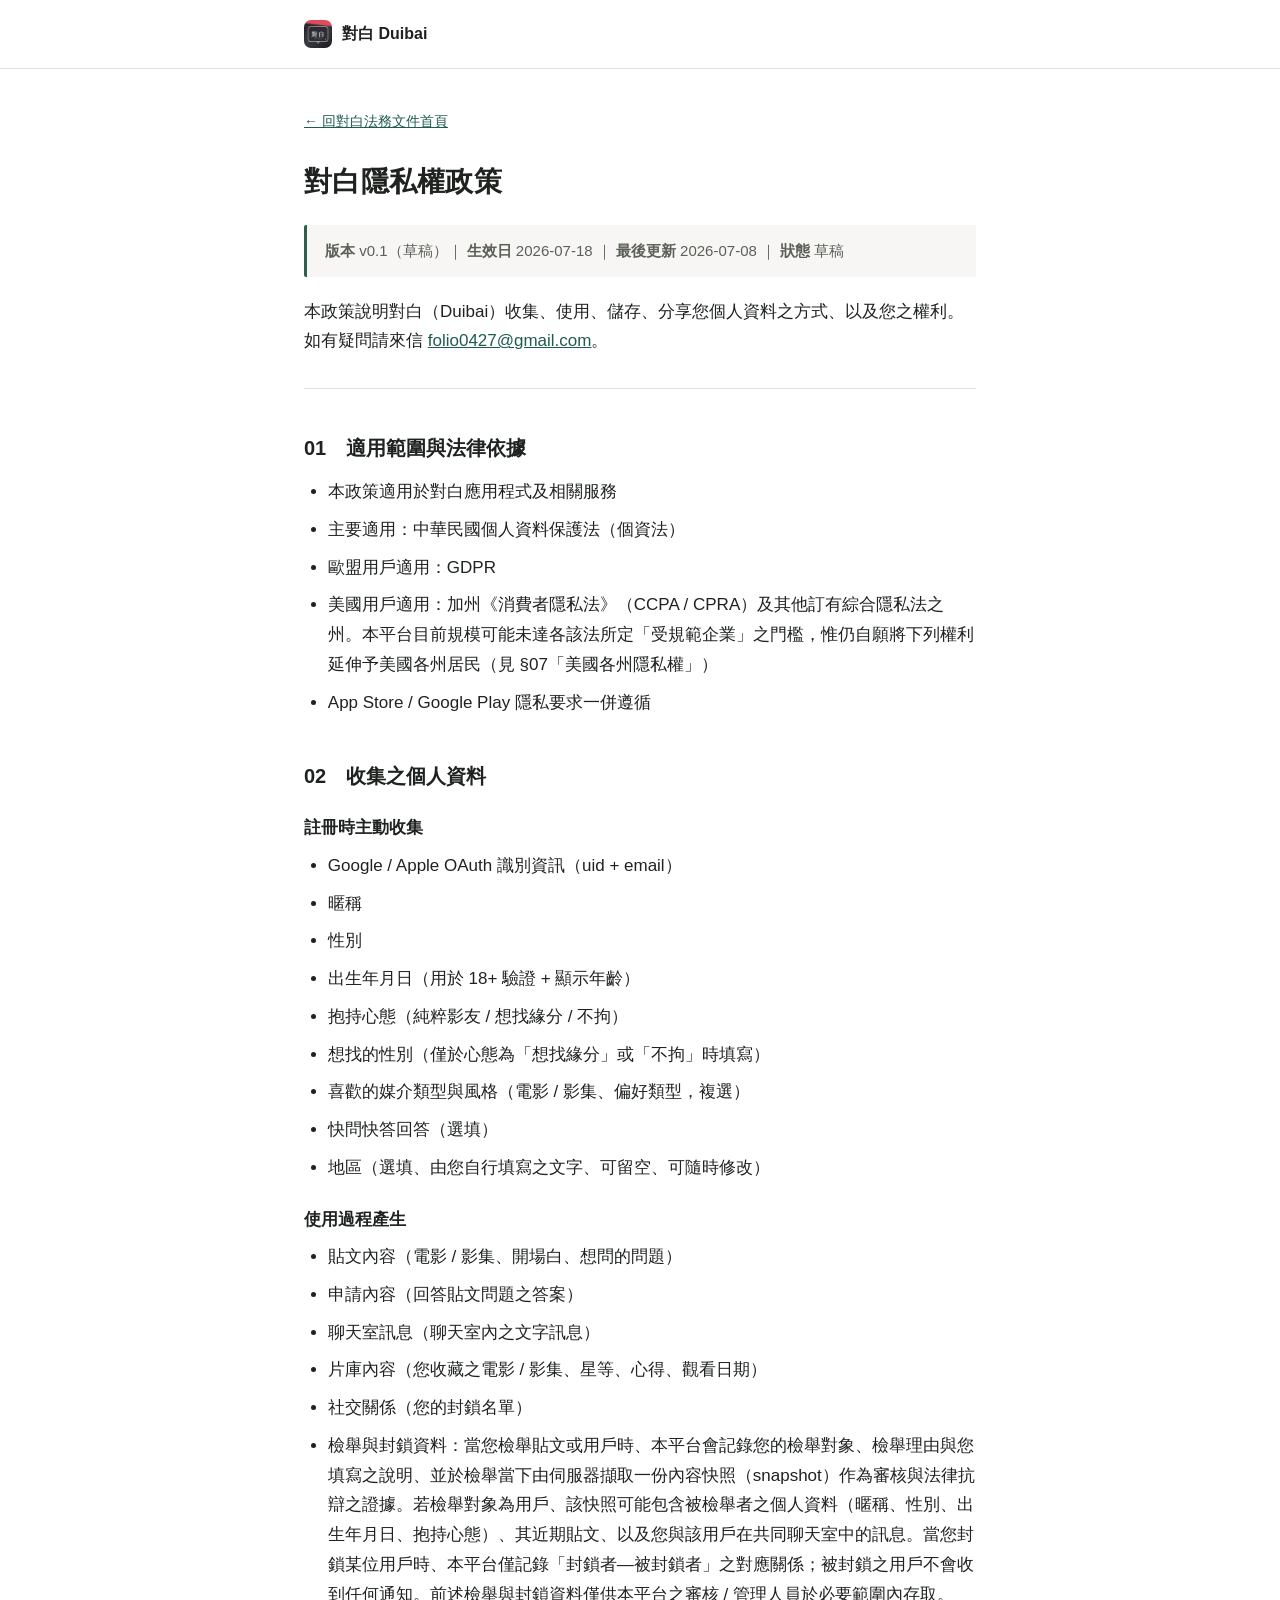
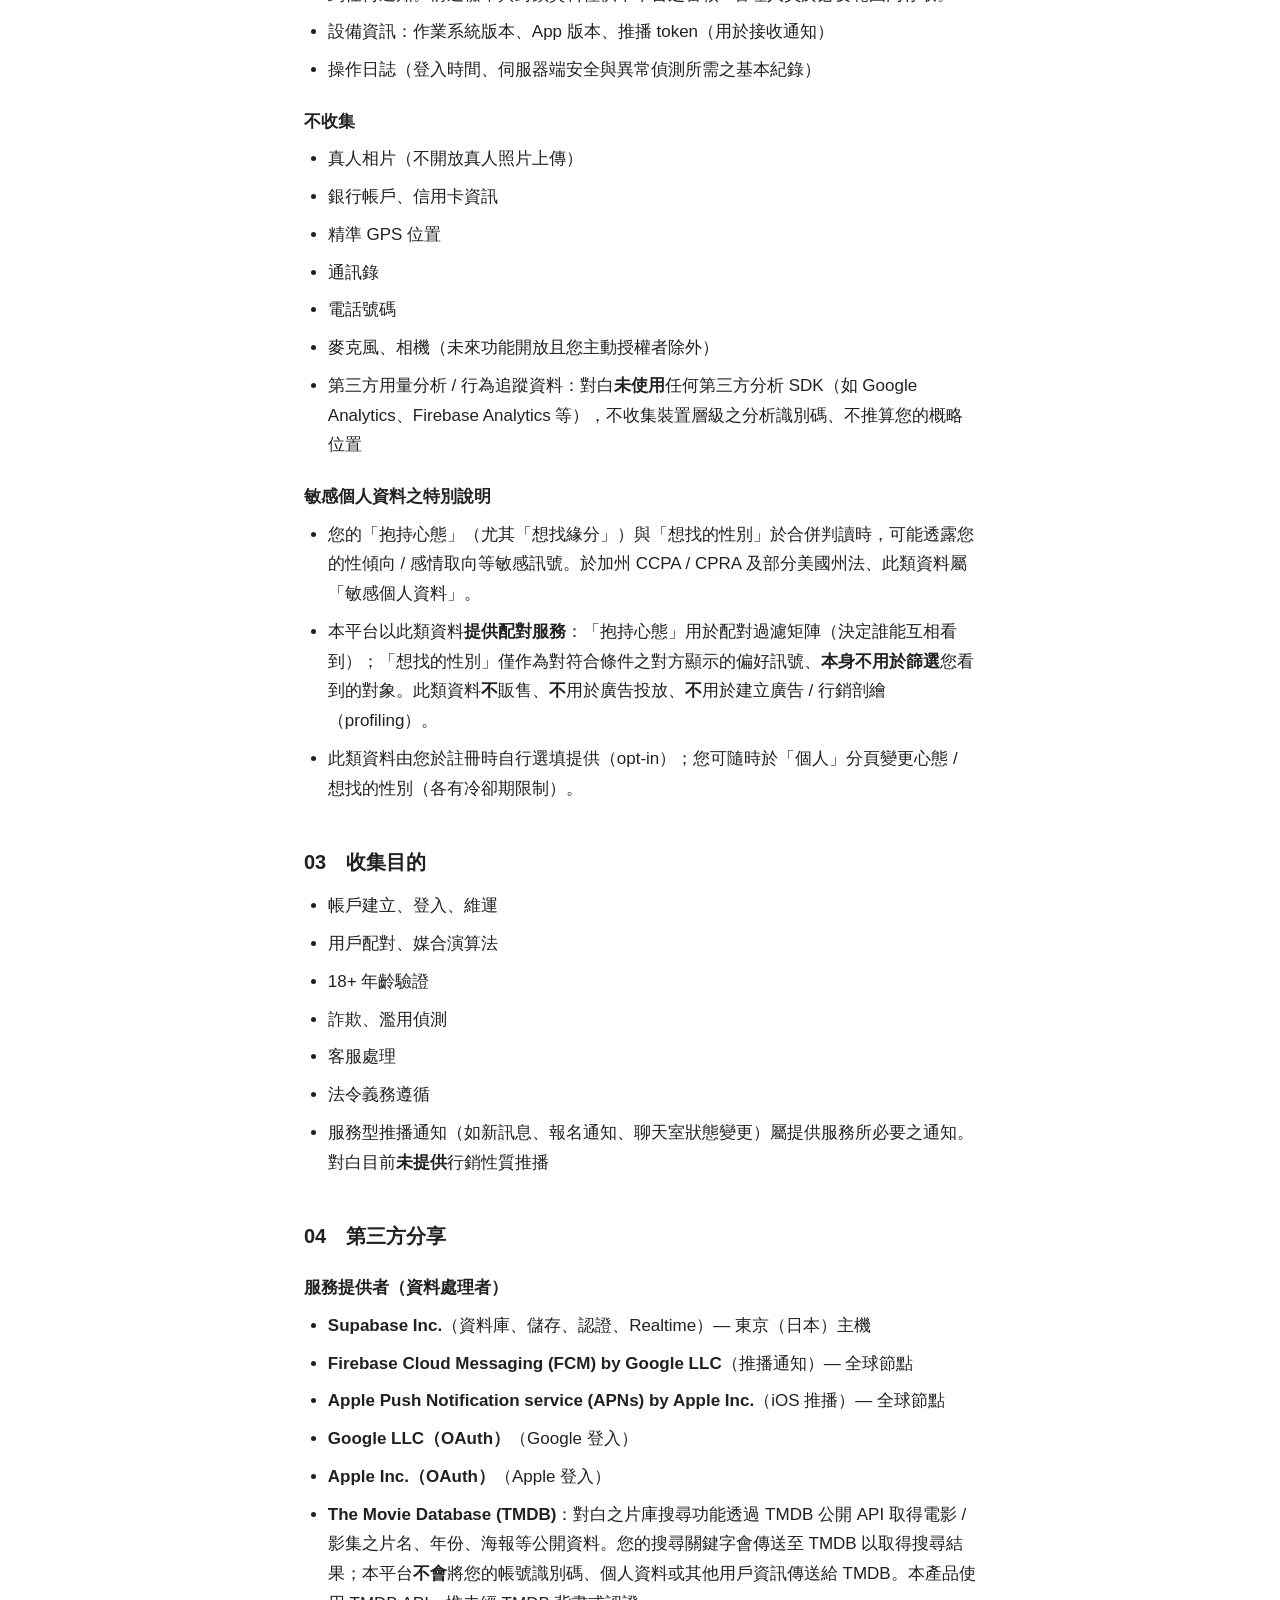
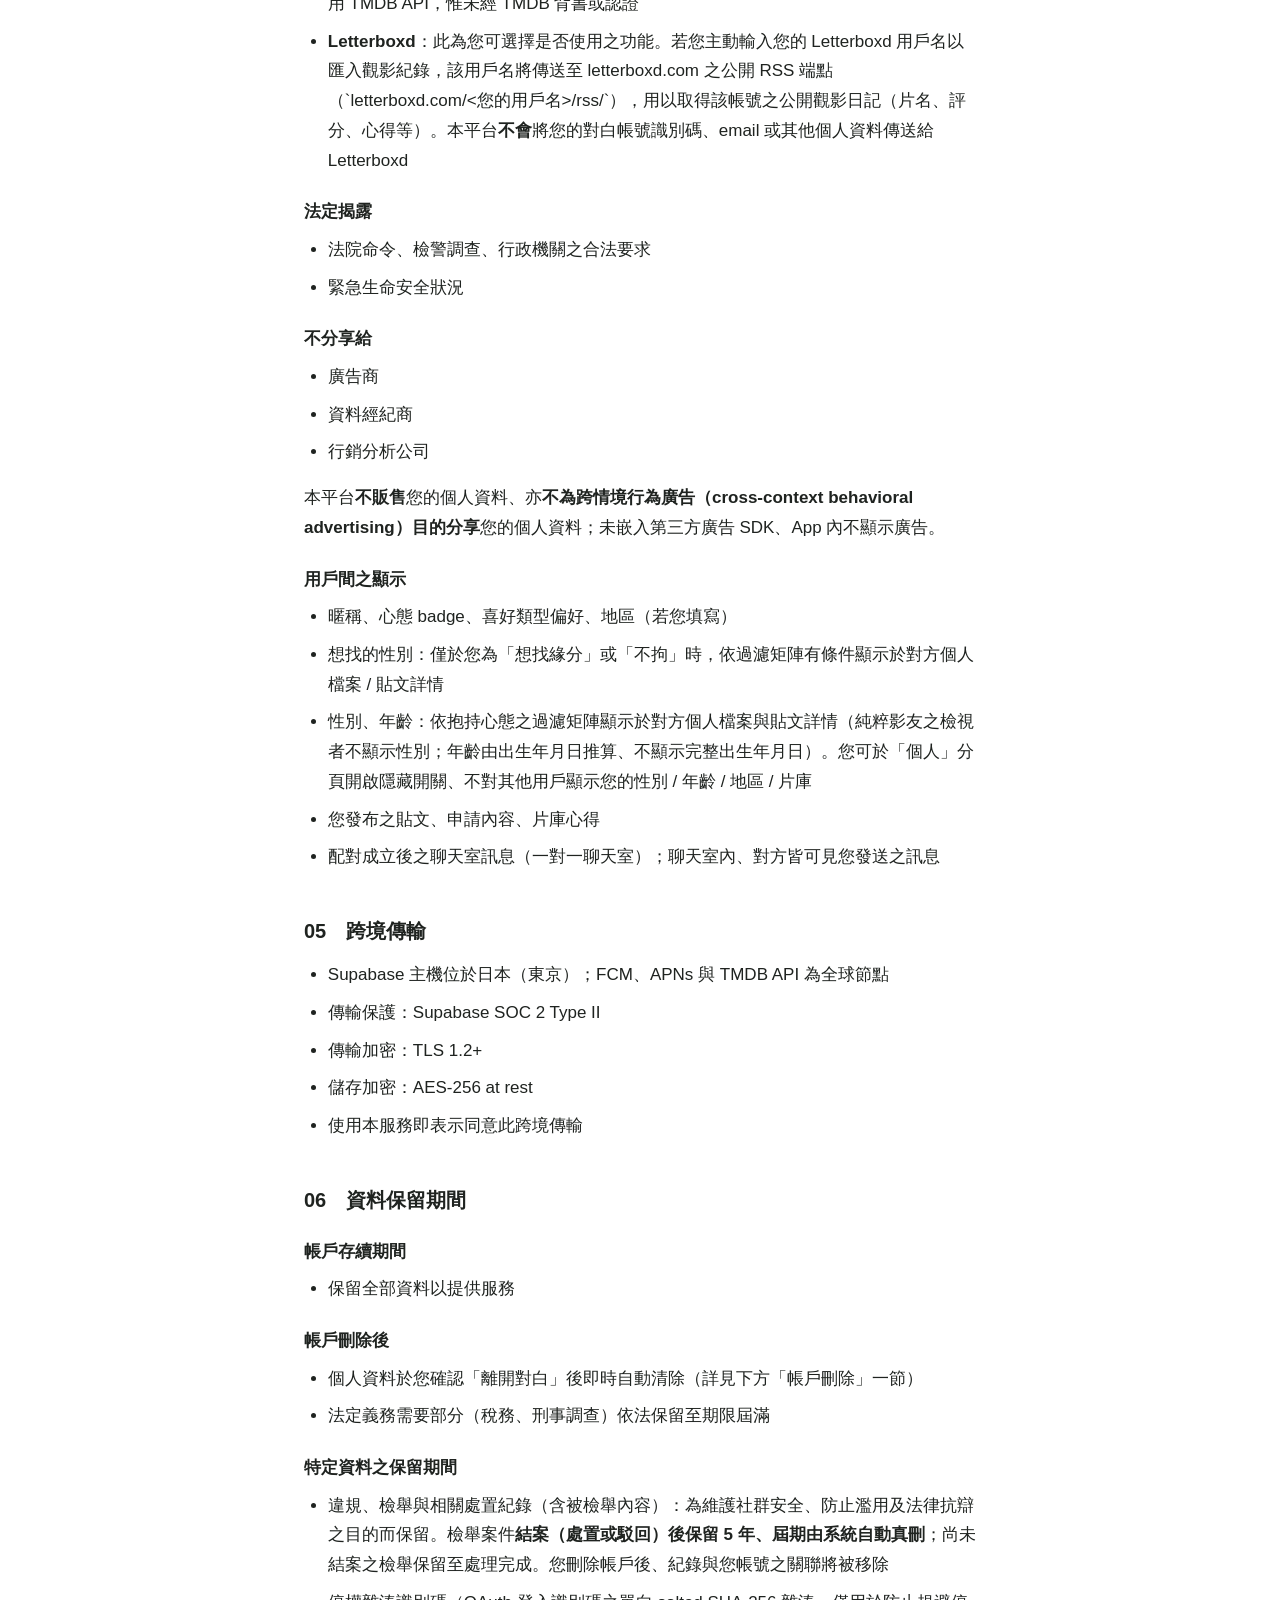
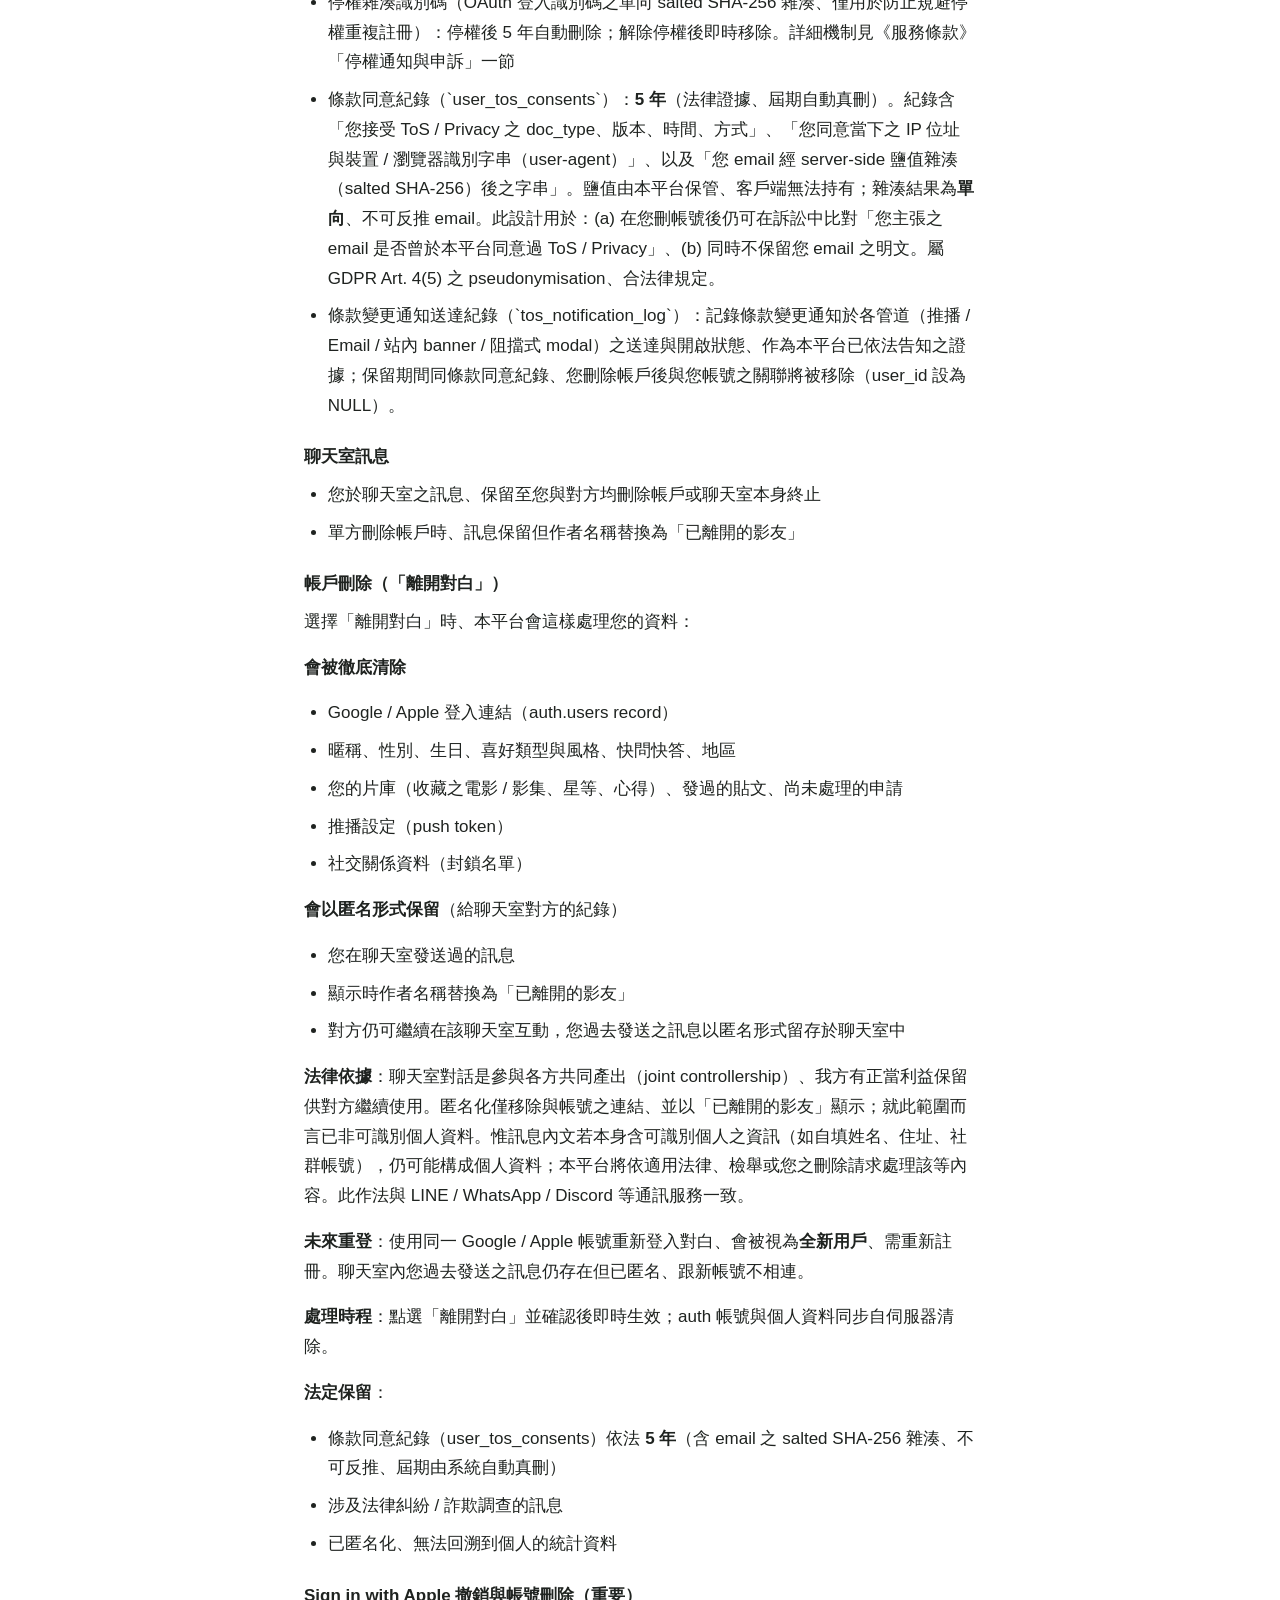
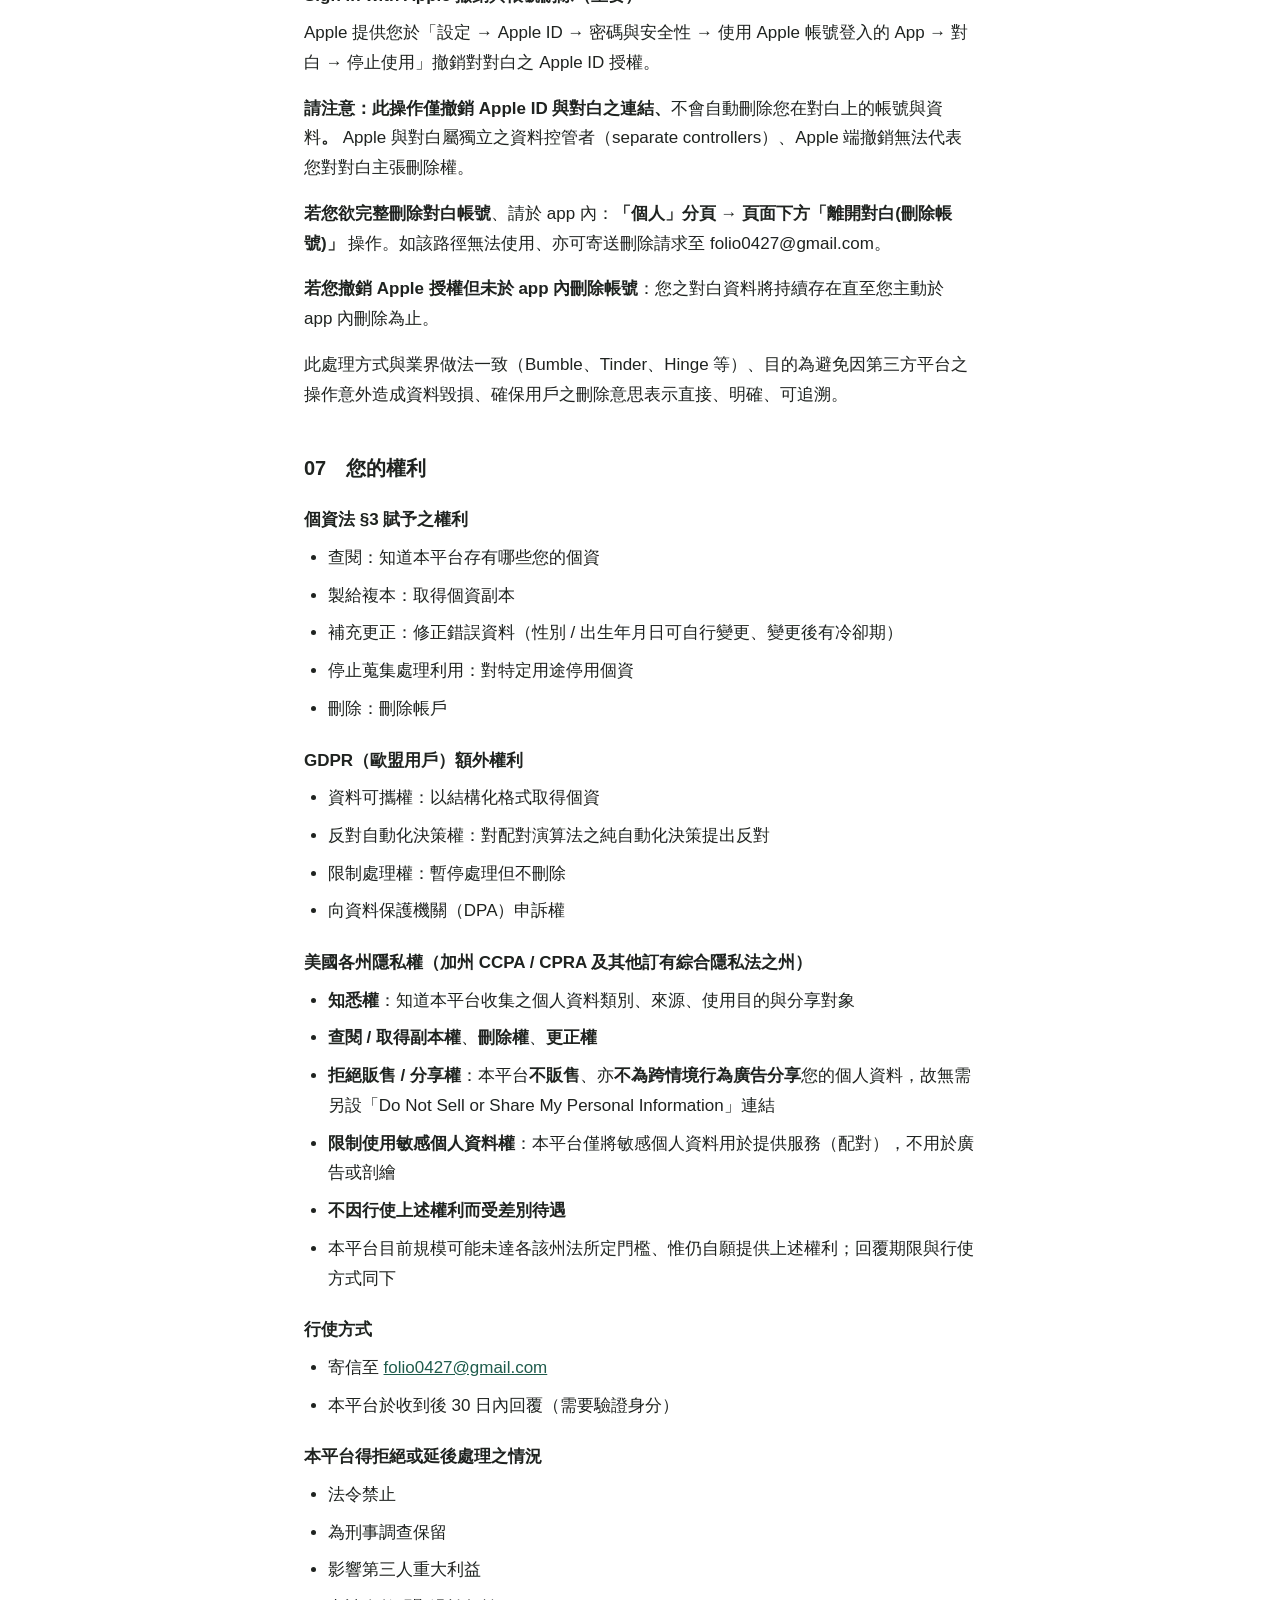
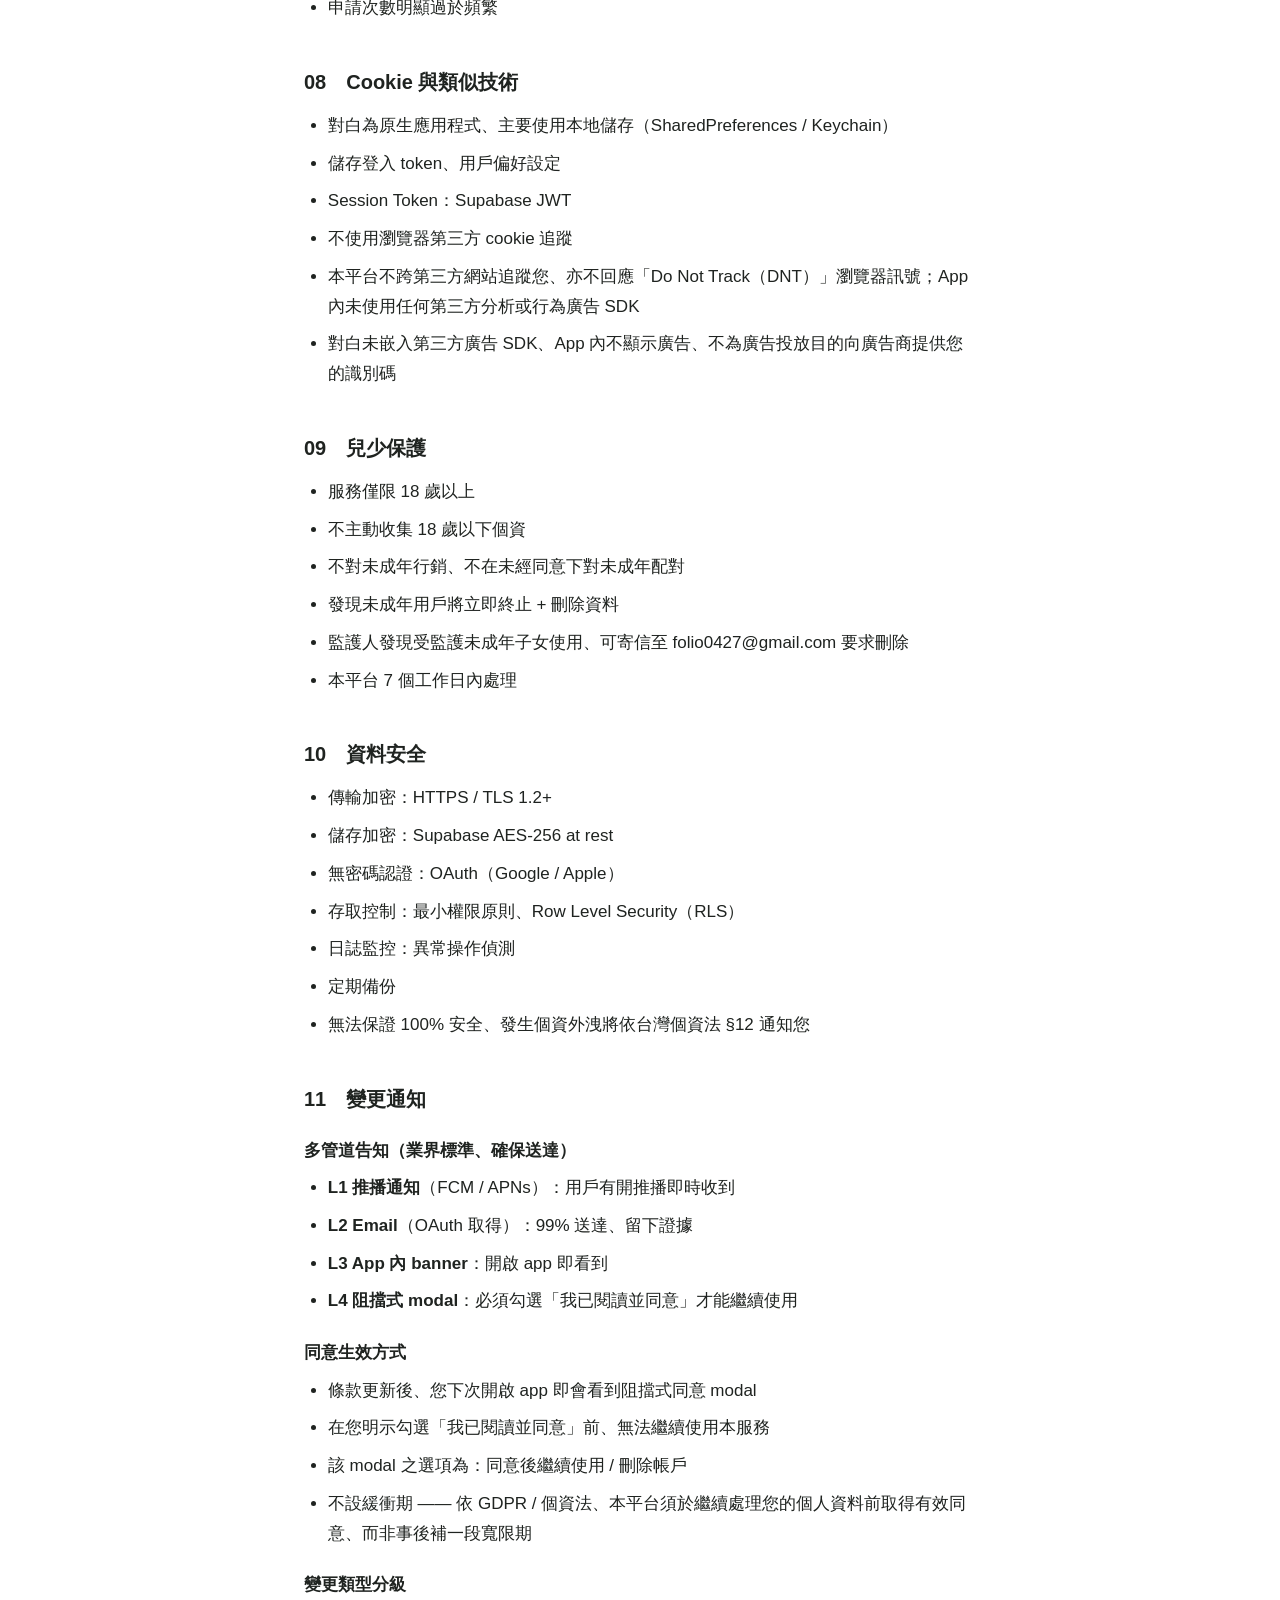
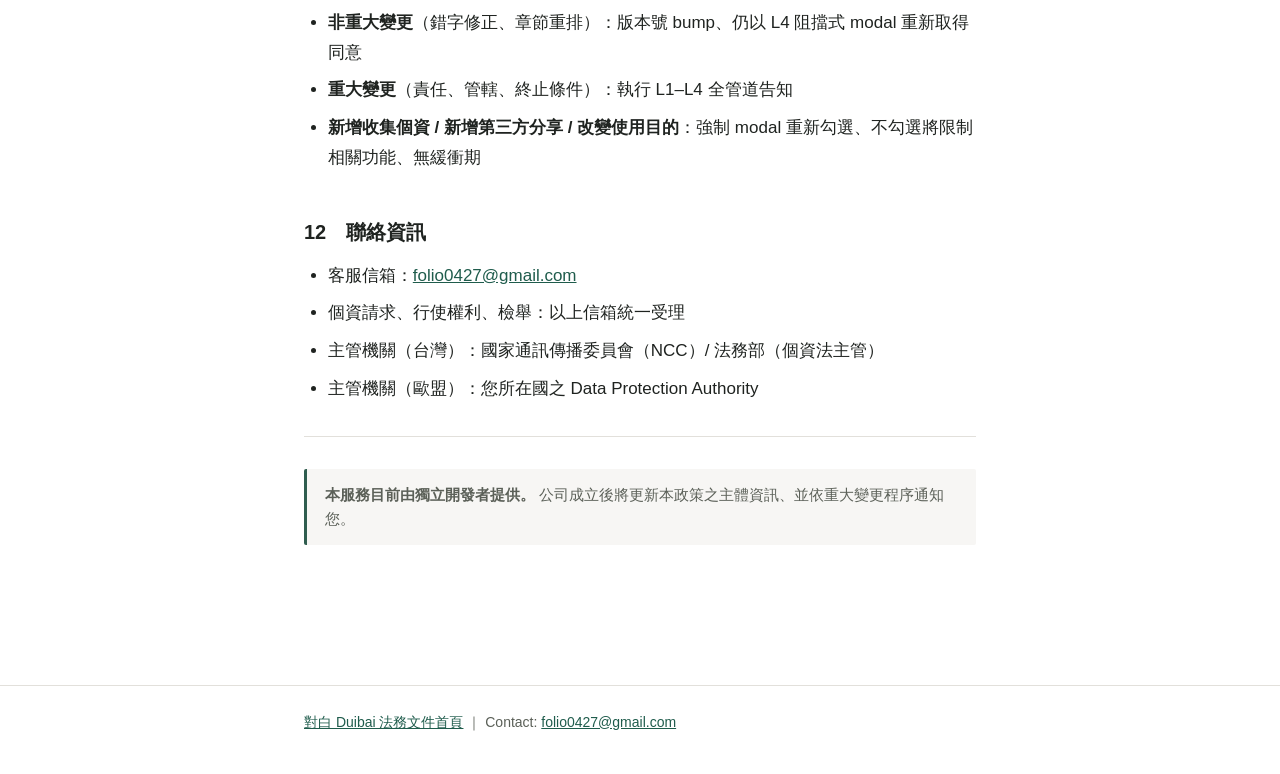
<file: legal/privacy-zh/index.html>
<!doctype html>
<html lang="zh-Hant-TW">
<head>
<meta charset="utf-8">
<meta name="viewport" content="width=device-width, initial-scale=1">
<title>對白隱私權政策 | 對白 Duibai</title>
<meta name="description" content="對白（Duibai）app 隱私權政策，繁體中文版。">
<link rel="icon" href="../../assets/favicon_64.png">
<link rel="stylesheet" href="../../assets/legal.css">
</head>
<body>
<header class="site-header">
<div class="wrap">
<a class="brand" href="../../index.html"><img src="../../assets/duibai_app_icon_256.png" alt=""> 對白 Duibai</a>
</div>
</header>
<main>
<nav class="doc-nav">
<a href="../../index.html">← 回對白法務文件首頁</a>
</nav>
<h1>對白隱私權政策</h1>
<blockquote>
<p><strong>版本</strong> v0.1（草稿）｜ <strong>生效日</strong> 2026-07-18 ｜ <strong>最後更新</strong> 2026-07-08 ｜ <strong>狀態</strong> 草稿</p>
</blockquote>
<p>本政策說明對白（Duibai）收集、使用、儲存、分享您個人資料之方式、以及您之權利。如有疑問請來信 <a href="mailto:folio0427@gmail.com">folio0427@gmail.com</a>。</p>
<hr>
<h2>01　適用範圍與法律依據</h2>
<ul>
<li>本政策適用於對白應用程式及相關服務</li>
<li>主要適用：中華民國個人資料保護法（個資法）</li>
<li>歐盟用戶適用：GDPR</li>
<li>美國用戶適用：加州《消費者隱私法》（CCPA / CPRA）及其他訂有綜合隱私法之州。本平台目前規模可能未達各該法所定「受規範企業」之門檻，惟仍自願將下列權利延伸予美國各州居民（見 §07「美國各州隱私權」）</li>
<li>App Store / Google Play 隱私要求一併遵循</li>
</ul>
<h2>02　收集之個人資料</h2>
<h3>註冊時主動收集</h3>
<ul>
<li>Google / Apple OAuth 識別資訊（uid + email）</li>
<li>暱稱</li>
<li>性別</li>
<li>出生年月日（用於 18+ 驗證 + 顯示年齡）</li>
<li>抱持心態（純粹影友 / 想找緣分 / 不拘）</li>
<li>想找的性別（僅於心態為「想找緣分」或「不拘」時填寫）</li>
<li>喜歡的媒介類型與風格（電影 / 影集、偏好類型，複選）</li>
<li>快問快答回答（選填）</li>
<li>地區（選填、由您自行填寫之文字、可留空、可隨時修改）</li>
</ul>
<h3>使用過程產生</h3>
<ul>
<li>貼文內容（電影 / 影集、開場白、想問的問題）</li>
<li>申請內容（回答貼文問題之答案）</li>
<li>聊天室訊息（聊天室內之文字訊息）</li>
<li>片庫內容（您收藏之電影 / 影集、星等、心得、觀看日期）</li>
<li>社交關係（您的封鎖名單）</li>
<li>檢舉與封鎖資料：當您檢舉貼文或用戶時、本平台會記錄您的檢舉對象、檢舉理由與您填寫之說明、並於檢舉當下由伺服器擷取一份內容快照（snapshot）作為審核與法律抗辯之證據。若檢舉對象為用戶、該快照可能包含被檢舉者之個人資料（暱稱、性別、出生年月日、抱持心態）、其近期貼文、以及您與該用戶在共同聊天室中的訊息。當您封鎖某位用戶時、本平台僅記錄「封鎖者—被封鎖者」之對應關係；被封鎖之用戶不會收到任何通知。前述檢舉與封鎖資料僅供本平台之審核 / 管理人員於必要範圍內存取。</li>
<li>設備資訊：作業系統版本、App 版本、推播 token（用於接收通知）</li>
<li>操作日誌（登入時間、伺服器端安全與異常偵測所需之基本紀錄）</li>
</ul>
<h3>不收集</h3>
<ul>
<li>真人相片（不開放真人照片上傳）</li>
<li>銀行帳戶、信用卡資訊</li>
<li>精準 GPS 位置</li>
<li>通訊錄</li>
<li>電話號碼</li>
<li>麥克風、相機（未來功能開放且您主動授權者除外）</li>
<li>第三方用量分析 / 行為追蹤資料：對白<strong>未使用</strong>任何第三方分析 SDK（如 Google Analytics、Firebase Analytics 等），不收集裝置層級之分析識別碼、不推算您的概略位置</li>
</ul>
<h3>敏感個人資料之特別說明</h3>
<ul>
<li>您的「抱持心態」（尤其「想找緣分」）與「想找的性別」於合併判讀時，可能透露您的性傾向 / 感情取向等敏感訊號。於加州 CCPA / CPRA 及部分美國州法、此類資料屬「敏感個人資料」。</li>
<li>本平台以此類資料<strong>提供配對服務</strong>：「抱持心態」用於配對過濾矩陣（決定誰能互相看到）；「想找的性別」僅作為對符合條件之對方顯示的偏好訊號、<strong>本身不用於篩選</strong>您看到的對象。此類資料<strong>不</strong>販售、<strong>不</strong>用於廣告投放、<strong>不</strong>用於建立廣告 / 行銷剖繪（profiling）。</li>
<li>此類資料由您於註冊時自行選填提供（opt-in）；您可隨時於「個人」分頁變更心態 / 想找的性別（各有冷卻期限制）。</li>
</ul>
<h2>03　收集目的</h2>
<ul>
<li>帳戶建立、登入、維運</li>
<li>用戶配對、媒合演算法</li>
<li>18+ 年齡驗證</li>
<li>詐欺、濫用偵測</li>
<li>客服處理</li>
<li>法令義務遵循</li>
<li>服務型推播通知（如新訊息、報名通知、聊天室狀態變更）屬提供服務所必要之通知。對白目前<strong>未提供</strong>行銷性質推播</li>
</ul>
<h2>04　第三方分享</h2>
<h3>服務提供者（資料處理者）</h3>
<ul>
<li><strong>Supabase Inc.</strong>（資料庫、儲存、認證、Realtime）— 東京（日本）主機</li>
<li><strong>Firebase Cloud Messaging (FCM) by Google LLC</strong>（推播通知）— 全球節點</li>
<li><strong>Apple Push Notification service (APNs) by Apple Inc.</strong>（iOS 推播）— 全球節點</li>
<li><strong>Google LLC（OAuth）</strong>（Google 登入）</li>
<li><strong>Apple Inc.（OAuth）</strong>（Apple 登入）</li>
<li><strong>The Movie Database (TMDB)</strong>：對白之片庫搜尋功能透過 TMDB 公開 API 取得電影 / 影集之片名、年份、海報等公開資料。您的搜尋關鍵字會傳送至 TMDB 以取得搜尋結果；本平台<strong>不會</strong>將您的帳號識別碼、個人資料或其他用戶資訊傳送給 TMDB。本產品使用 TMDB API，惟未經 TMDB 背書或認證</li>
<li><strong>Letterboxd</strong>：此為您可選擇是否使用之功能。若您主動輸入您的 Letterboxd 用戶名以匯入觀影紀錄，該用戶名將傳送至 letterboxd.com 之公開 RSS 端點（`letterboxd.com/&lt;您的用戶名&gt;/rss/`），用以取得該帳號之公開觀影日記（片名、評分、心得等）。本平台<strong>不會</strong>將您的對白帳號識別碼、email 或其他個人資料傳送給 Letterboxd</li>
</ul>
<h3>法定揭露</h3>
<ul>
<li>法院命令、檢警調查、行政機關之合法要求</li>
<li>緊急生命安全狀況</li>
</ul>
<h3>不分享給</h3>
<ul>
<li>廣告商</li>
<li>資料經紀商</li>
<li>行銷分析公司</li>
</ul>
<p>本平台<strong>不販售</strong>您的個人資料、亦<strong>不為跨情境行為廣告（cross-context behavioral advertising）目的分享</strong>您的個人資料；未嵌入第三方廣告 SDK、App 內不顯示廣告。</p>
<h3>用戶間之顯示</h3>
<ul>
<li>暱稱、心態 badge、喜好類型偏好、地區（若您填寫）</li>
<li>想找的性別：僅於您為「想找緣分」或「不拘」時，依過濾矩陣有條件顯示於對方個人檔案 / 貼文詳情</li>
<li>性別、年齡：依抱持心態之過濾矩陣顯示於對方個人檔案與貼文詳情（純粹影友之檢視者不顯示性別；年齡由出生年月日推算、不顯示完整出生年月日）。您可於「個人」分頁開啟隱藏開關、不對其他用戶顯示您的性別 / 年齡 / 地區 / 片庫</li>
<li>您發布之貼文、申請內容、片庫心得</li>
<li>配對成立後之聊天室訊息（一對一聊天室）；聊天室內、對方皆可見您發送之訊息</li>
</ul>
<h2>05　跨境傳輸</h2>
<ul>
<li>Supabase 主機位於日本（東京）；FCM、APNs 與 TMDB API 為全球節點</li>
<li>傳輸保護：Supabase SOC 2 Type II</li>
<li>傳輸加密：TLS 1.2+</li>
<li>儲存加密：AES-256 at rest</li>
<li>使用本服務即表示同意此跨境傳輸</li>
</ul>
<h2>06　資料保留期間</h2>
<h3>帳戶存續期間</h3>
<ul>
<li>保留全部資料以提供服務</li>
</ul>
<h3>帳戶刪除後</h3>
<ul>
<li>個人資料於您確認「離開對白」後即時自動清除（詳見下方「帳戶刪除」一節）</li>
<li>法定義務需要部分（稅務、刑事調查）依法保留至期限屆滿</li>
</ul>
<h3>特定資料之保留期間</h3>
<ul>
<li>違規、檢舉與相關處置紀錄（含被檢舉內容）：為維護社群安全、防止濫用及法律抗辯之目的而保留。檢舉案件<strong>結案（處置或駁回）後保留 5 年、屆期由系統自動真刪</strong>；尚未結案之檢舉保留至處理完成。您刪除帳戶後、紀錄與您帳號之關聯將被移除</li>
<li>停權雜湊識別碼（OAuth 登入識別碼之單向 salted SHA-256 雜湊、僅用於防止規避停權重複註冊）：停權後 5 年自動刪除；解除停權後即時移除。詳細機制見《服務條款》「停權通知與申訴」一節</li>
<li>條款同意紀錄（`user_tos_consents`）：<strong>5 年</strong>（法律證據、屆期自動真刪）。紀錄含「您接受 ToS / Privacy 之 doc_type、版本、時間、方式」、「您同意當下之 IP 位址與裝置 / 瀏覽器識別字串（user-agent）」、以及「您 email 經 server-side 鹽值雜湊（salted SHA-256）後之字串」。鹽值由本平台保管、客戶端無法持有；雜湊結果為<strong>單向</strong>、不可反推 email。此設計用於：(a) 在您刪帳號後仍可在訴訟中比對「您主張之 email 是否曾於本平台同意過 ToS / Privacy」、(b) 同時不保留您 email 之明文。屬 GDPR Art. 4(5) 之 pseudonymisation、合法律規定。</li>
<li>條款變更通知送達紀錄（`tos_notification_log`）：記錄條款變更通知於各管道（推播 / Email / 站內 banner / 阻擋式 modal）之送達與開啟狀態、作為本平台已依法告知之證據；保留期間同條款同意紀錄、您刪除帳戶後與您帳號之關聯將被移除（user_id 設為 NULL）。</li>
</ul>
<h3>聊天室訊息</h3>
<ul>
<li>您於聊天室之訊息、保留至您與對方均刪除帳戶或聊天室本身終止</li>
<li>單方刪除帳戶時、訊息保留但作者名稱替換為「已離開的影友」</li>
</ul>
<h3>帳戶刪除（「離開對白」）</h3>
<p>選擇「離開對白」時、本平台會這樣處理您的資料：</p>
<p><strong>會被徹底清除</strong></p>
<ul>
<li>Google / Apple 登入連結（auth.users record）</li>
<li>暱稱、性別、生日、喜好類型與風格、快問快答、地區</li>
<li>您的片庫（收藏之電影 / 影集、星等、心得）、發過的貼文、尚未處理的申請</li>
<li>推播設定（push token）</li>
<li>社交關係資料（封鎖名單）</li>
</ul>
<p><strong>會以匿名形式保留</strong>（給聊天室對方的紀錄）</p>
<ul>
<li>您在聊天室發送過的訊息</li>
<li>顯示時作者名稱替換為「已離開的影友」</li>
<li>對方仍可繼續在該聊天室互動，您過去發送之訊息以匿名形式留存於聊天室中</li>
</ul>
<p><strong>法律依據</strong>：聊天室對話是參與各方共同產出（joint controllership）、我方有正當利益保留供對方繼續使用。匿名化僅移除與帳號之連結、並以「已離開的影友」顯示；就此範圍而言已非可識別個人資料。惟訊息內文若本身含可識別個人之資訊（如自填姓名、住址、社群帳號），仍可能構成個人資料；本平台將依適用法律、檢舉或您之刪除請求處理該等內容。此作法與 LINE / WhatsApp / Discord 等通訊服務一致。</p>
<p><strong>未來重登</strong>：使用同一 Google / Apple 帳號重新登入對白、會被視為<strong>全新用戶</strong>、需重新註冊。聊天室內您過去發送之訊息仍存在但已匿名、跟新帳號不相連。</p>
<p><strong>處理時程</strong>：點選「離開對白」並確認後即時生效；auth 帳號與個人資料同步自伺服器清除。</p>
<p><strong>法定保留</strong>：</p>
<ul>
<li>條款同意紀錄（user_tos_consents）依法 <strong>5 年</strong>（含 email 之 salted SHA-256 雜湊、不可反推、屆期由系統自動真刪）</li>
<li>涉及法律糾紛 / 詐欺調查的訊息</li>
<li>已匿名化、無法回溯到個人的統計資料</li>
</ul>
<h3>Sign in with Apple 撤銷與帳號刪除（重要）</h3>
<p>Apple 提供您於「設定 → Apple ID → 密碼與安全性 → 使用 Apple 帳號登入的 App → 對白 → 停止使用」撤銷對對白之 Apple ID 授權。</p>
<p><strong>請注意：此操作僅撤銷 Apple ID 與對白之連結、</strong>不會自動刪除您在對白上的帳號與資料<strong>。</strong> Apple 與對白屬獨立之資料控管者（separate controllers）、Apple 端撤銷無法代表您對對白主張刪除權。</p>
<p><strong>若您欲完整刪除對白帳號</strong>、請於 app 內：<strong>「個人」分頁 → 頁面下方「離開對白(刪除帳號)」</strong> 操作。如該路徑無法使用、亦可寄送刪除請求至 folio0427@gmail.com。</p>
<p><strong>若您撤銷 Apple 授權但未於 app 內刪除帳號</strong>：您之對白資料將持續存在直至您主動於 app 內刪除為止。</p>
<p>此處理方式與業界做法一致（Bumble、Tinder、Hinge 等）、目的為避免因第三方平台之操作意外造成資料毀損、確保用戶之刪除意思表示直接、明確、可追溯。</p>
<h2>07　您的權利</h2>
<h3>個資法 §3 賦予之權利</h3>
<ul>
<li>查閱：知道本平台存有哪些您的個資</li>
<li>製給複本：取得個資副本</li>
<li>補充更正：修正錯誤資料（性別 / 出生年月日可自行變更、變更後有冷卻期）</li>
<li>停止蒐集處理利用：對特定用途停用個資</li>
<li>刪除：刪除帳戶</li>
</ul>
<h3>GDPR（歐盟用戶）額外權利</h3>
<ul>
<li>資料可攜權：以結構化格式取得個資</li>
<li>反對自動化決策權：對配對演算法之純自動化決策提出反對</li>
<li>限制處理權：暫停處理但不刪除</li>
<li>向資料保護機關（DPA）申訴權</li>
</ul>
<h3>美國各州隱私權（加州 CCPA / CPRA 及其他訂有綜合隱私法之州）</h3>
<ul>
<li><strong>知悉權</strong>：知道本平台收集之個人資料類別、來源、使用目的與分享對象</li>
<li><strong>查閱 / 取得副本權</strong>、<strong>刪除權</strong>、<strong>更正權</strong></li>
<li><strong>拒絕販售 / 分享權</strong>：本平台<strong>不販售</strong>、亦<strong>不為跨情境行為廣告分享</strong>您的個人資料，故無需另設「Do Not Sell or Share My Personal Information」連結</li>
<li><strong>限制使用敏感個人資料權</strong>：本平台僅將敏感個人資料用於提供服務（配對），不用於廣告或剖繪</li>
<li><strong>不因行使上述權利而受差別待遇</strong></li>
<li>本平台目前規模可能未達各該州法所定門檻、惟仍自願提供上述權利；回覆期限與行使方式同下</li>
</ul>
<h3>行使方式</h3>
<ul>
<li>寄信至 <a href="mailto:folio0427@gmail.com">folio0427@gmail.com</a></li>
<li>本平台於收到後 30 日內回覆（需要驗證身分）</li>
</ul>
<h3>本平台得拒絕或延後處理之情況</h3>
<ul>
<li>法令禁止</li>
<li>為刑事調查保留</li>
<li>影響第三人重大利益</li>
<li>申請次數明顯過於頻繁</li>
</ul>
<h2>08　Cookie 與類似技術</h2>
<ul>
<li>對白為原生應用程式、主要使用本地儲存（SharedPreferences / Keychain）</li>
<li>儲存登入 token、用戶偏好設定</li>
<li>Session Token：Supabase JWT</li>
<li>不使用瀏覽器第三方 cookie 追蹤</li>
<li>本平台不跨第三方網站追蹤您、亦不回應「Do Not Track（DNT）」瀏覽器訊號；App 內未使用任何第三方分析或行為廣告 SDK</li>
<li>對白未嵌入第三方廣告 SDK、App 內不顯示廣告、不為廣告投放目的向廣告商提供您的識別碼</li>
</ul>
<h2>09　兒少保護</h2>
<ul>
<li>服務僅限 18 歲以上</li>
<li>不主動收集 18 歲以下個資</li>
<li>不對未成年行銷、不在未經同意下對未成年配對</li>
<li>發現未成年用戶將立即終止 + 刪除資料</li>
<li>監護人發現受監護未成年子女使用、可寄信至 folio0427@gmail.com 要求刪除</li>
<li>本平台 7 個工作日內處理</li>
</ul>
<h2>10　資料安全</h2>
<ul>
<li>傳輸加密：HTTPS / TLS 1.2+</li>
<li>儲存加密：Supabase AES-256 at rest</li>
<li>無密碼認證：OAuth（Google / Apple）</li>
<li>存取控制：最小權限原則、Row Level Security（RLS）</li>
<li>日誌監控：異常操作偵測</li>
<li>定期備份</li>
<li>無法保證 100% 安全、發生個資外洩將依台灣個資法 §12 通知您</li>
</ul>
<h2>11　變更通知</h2>
<h3>多管道告知（業界標準、確保送達）</h3>
<ul>
<li><strong>L1 推播通知</strong>（FCM / APNs）：用戶有開推播即時收到</li>
<li><strong>L2 Email</strong>（OAuth 取得）：99% 送達、留下證據</li>
<li><strong>L3 App 內 banner</strong>：開啟 app 即看到</li>
<li><strong>L4 阻擋式 modal</strong>：必須勾選「我已閱讀並同意」才能繼續使用</li>
</ul>
<h3>同意生效方式</h3>
<ul>
<li>條款更新後、您下次開啟 app 即會看到阻擋式同意 modal</li>
<li>在您明示勾選「我已閱讀並同意」前、無法繼續使用本服務</li>
<li>該 modal 之選項為：同意後繼續使用 / 刪除帳戶</li>
<li>不設緩衝期 —— 依 GDPR / 個資法、本平台須於繼續處理您的個人資料前取得有效同意、而非事後補一段寬限期</li>
</ul>
<h3>變更類型分級</h3>
<ul>
<li><strong>非重大變更</strong>（錯字修正、章節重排）：版本號 bump、仍以 L4 阻擋式 modal 重新取得同意</li>
<li><strong>重大變更</strong>（責任、管轄、終止條件）：執行 L1–L4 全管道告知</li>
<li><strong>新增收集個資 / 新增第三方分享 / 改變使用目的</strong>：強制 modal 重新勾選、不勾選將限制相關功能、無緩衝期</li>
</ul>
<h2>12　聯絡資訊</h2>
<ul>
<li>客服信箱：<a href="mailto:folio0427@gmail.com">folio0427@gmail.com</a></li>
<li>個資請求、行使權利、檢舉：以上信箱統一受理</li>
<li>主管機關（台灣）：國家通訊傳播委員會（NCC）/ 法務部（個資法主管）</li>
<li>主管機關（歐盟）：您所在國之 Data Protection Authority</li>
</ul>
<hr>
<blockquote>
<p><strong>本服務目前由獨立開發者提供。</strong> 公司成立後將更新本政策之主體資訊、並依重大變更程序通知您。</p>
</blockquote>
</main>
<footer class="site-footer">
<div class="wrap">
<a href="../../index.html">對白 Duibai 法務文件首頁</a> ｜ Contact: <a href="mailto:folio0427@gmail.com">folio0427@gmail.com</a>
</div>
</footer>
</body>
</html>
</file>
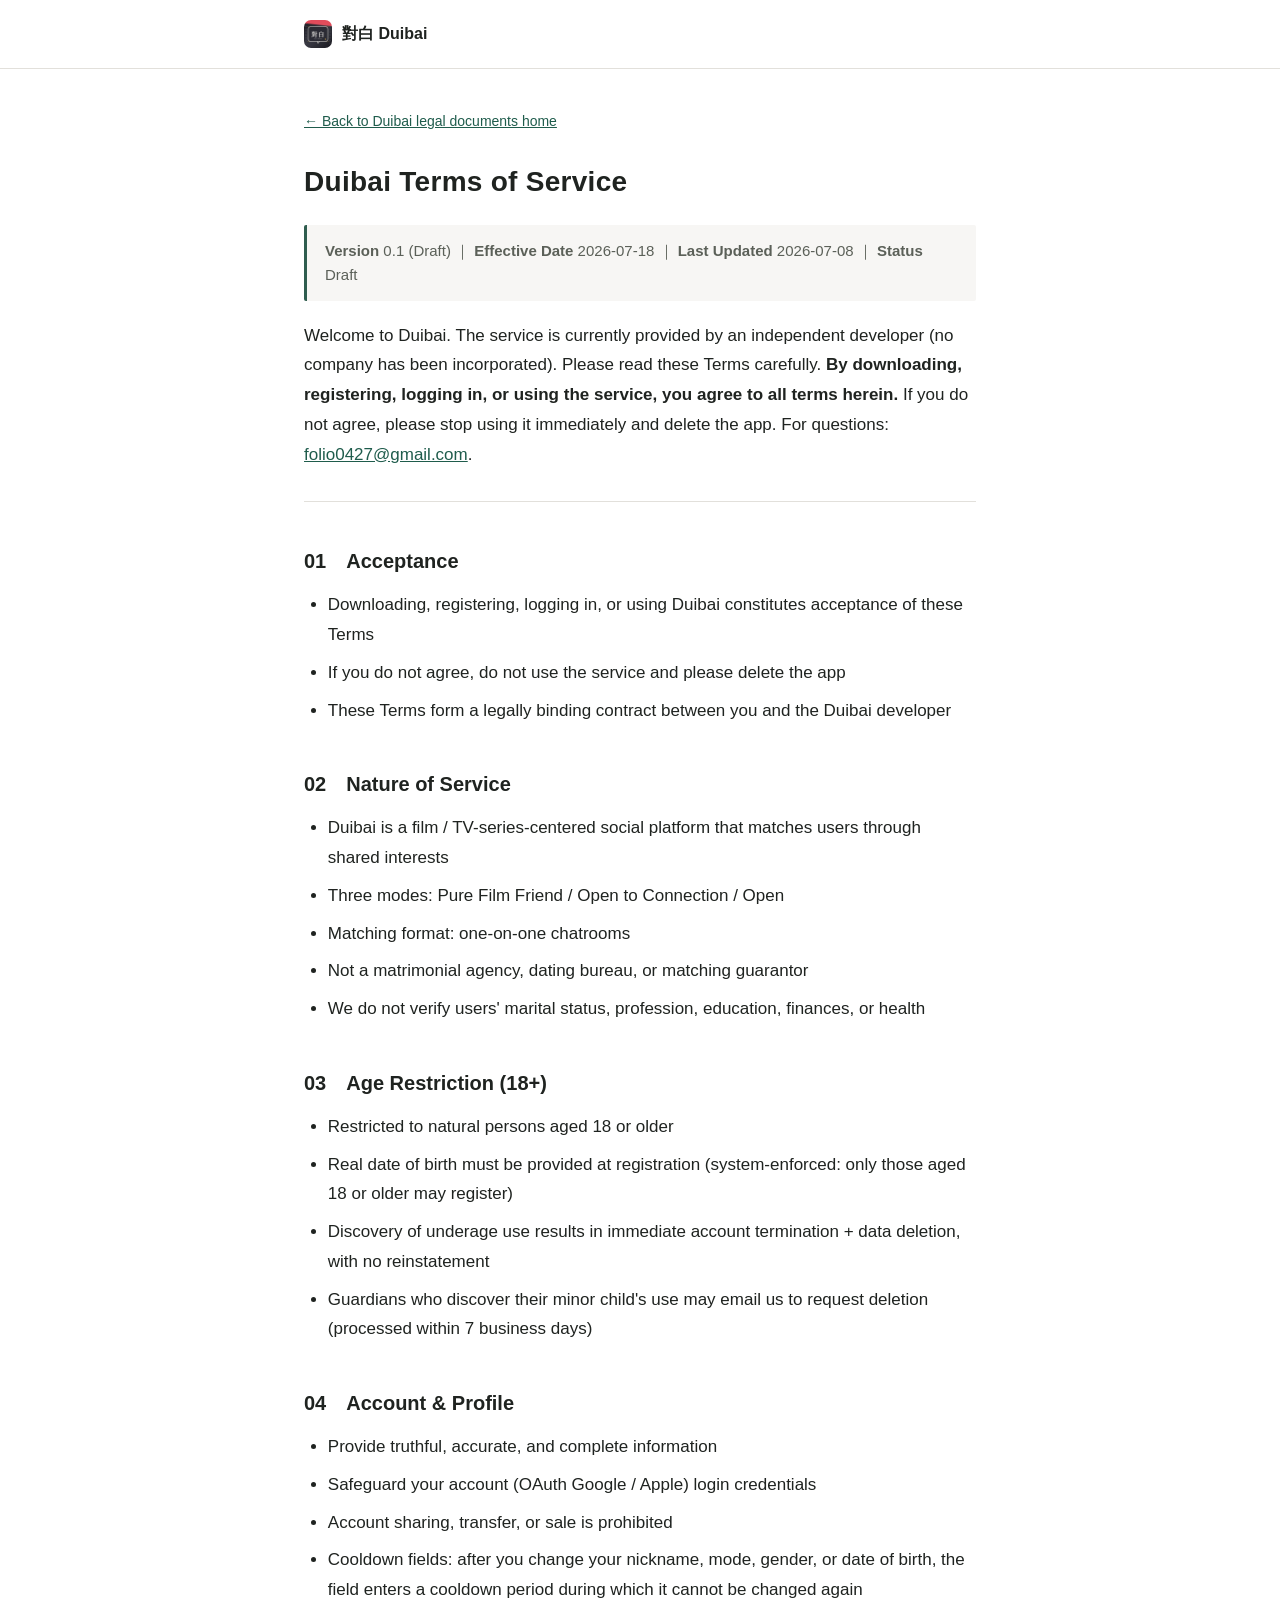
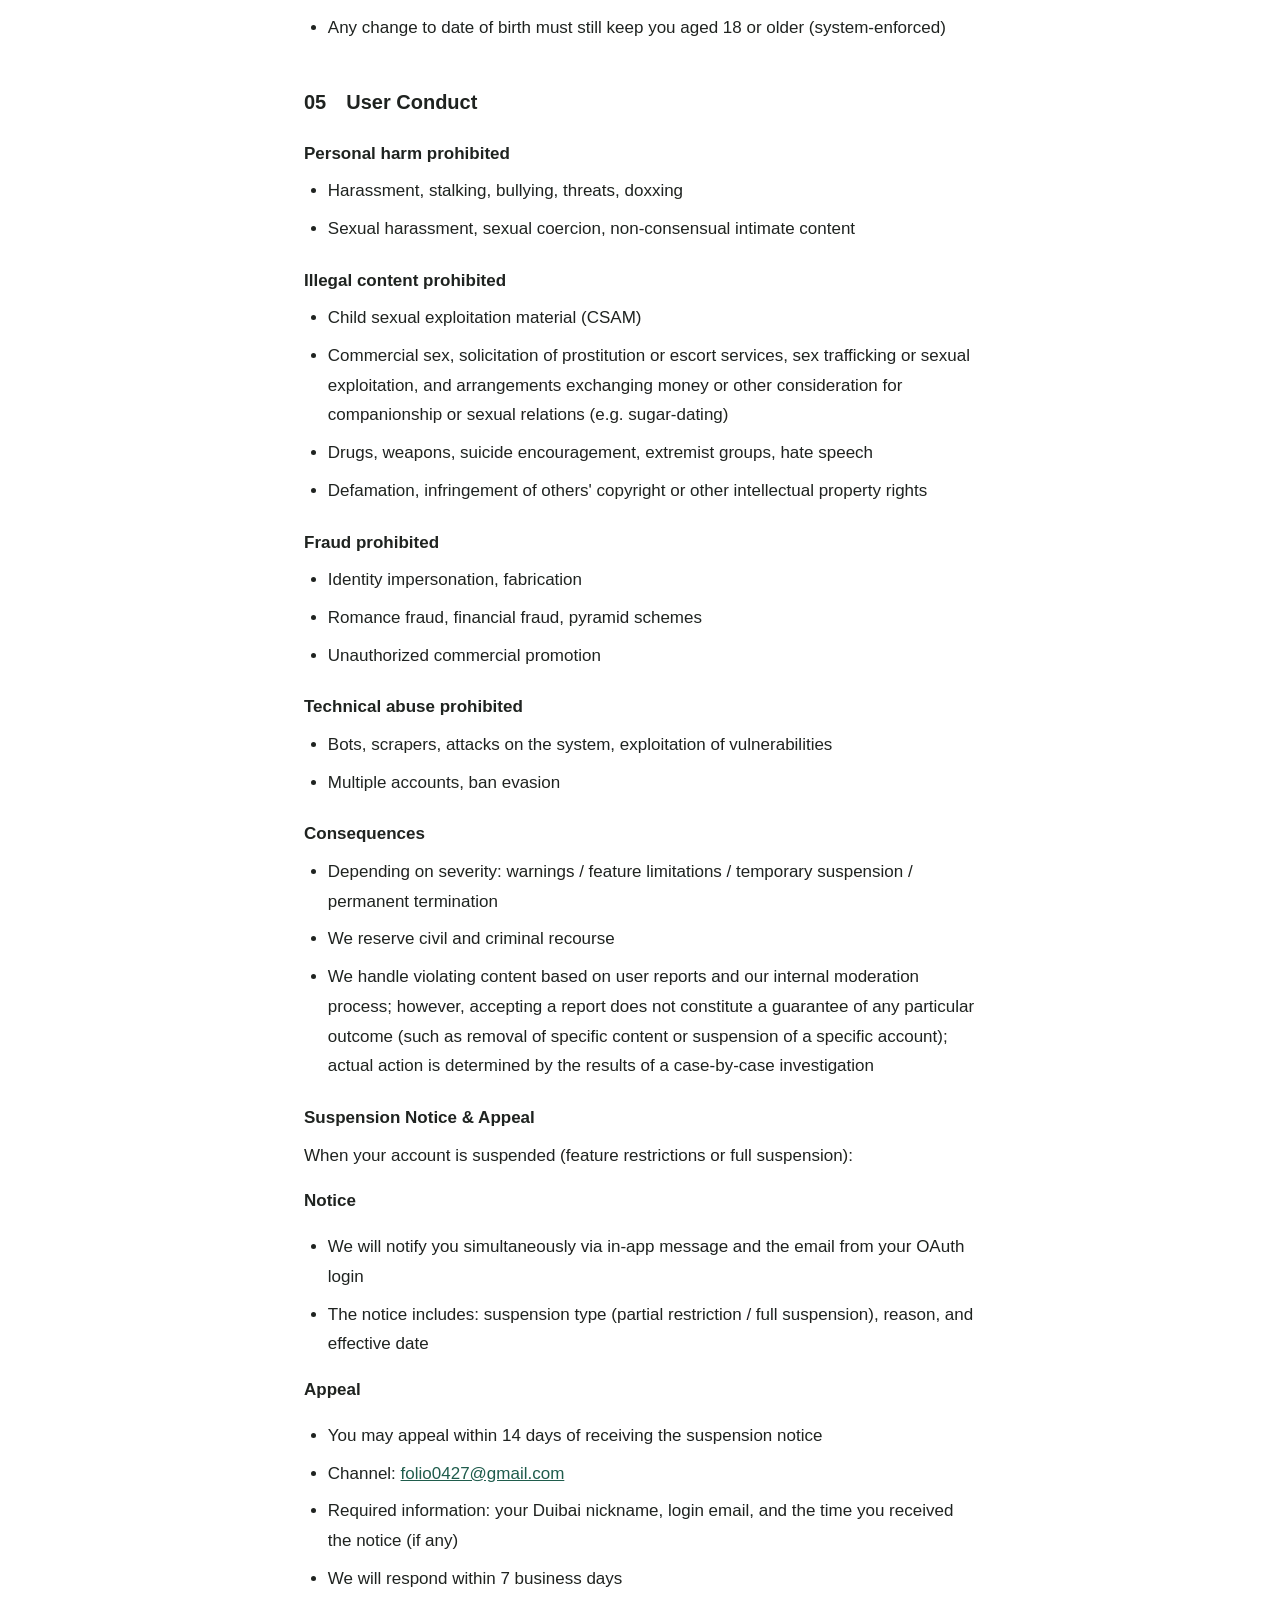
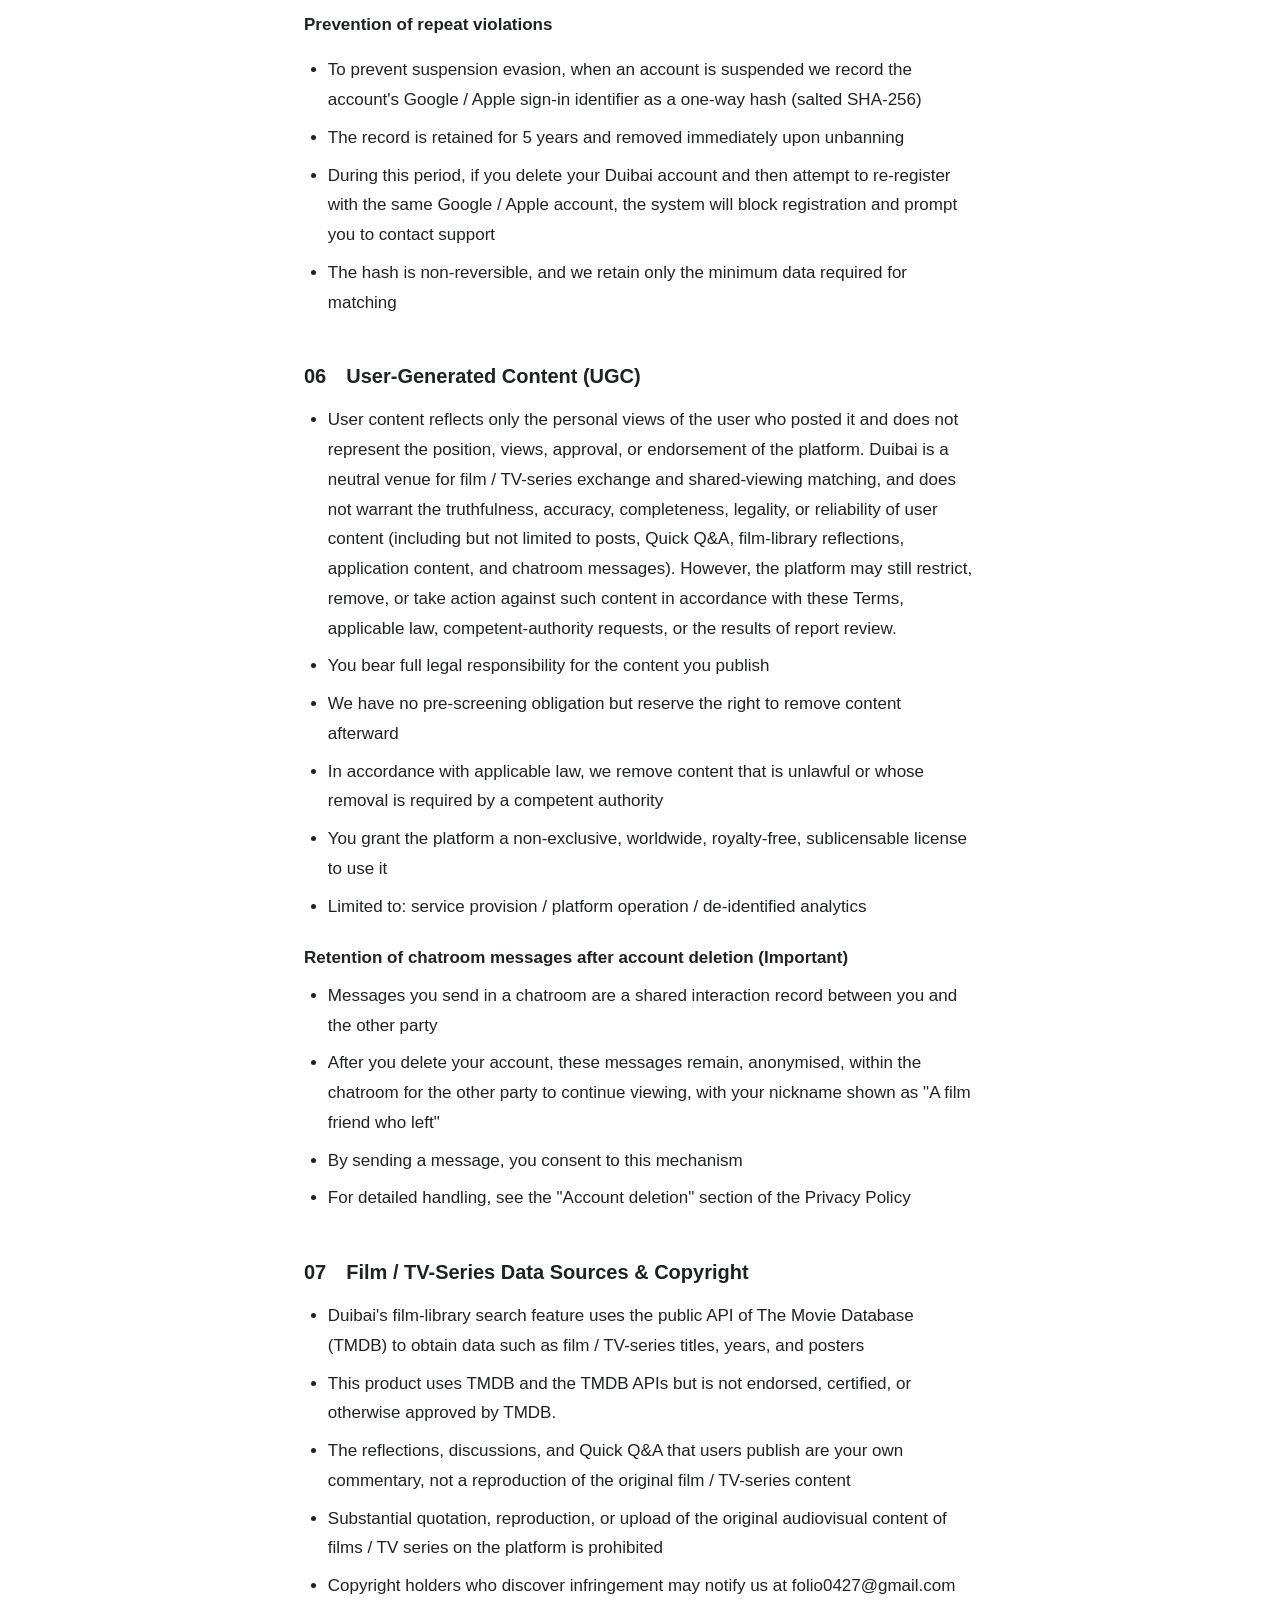
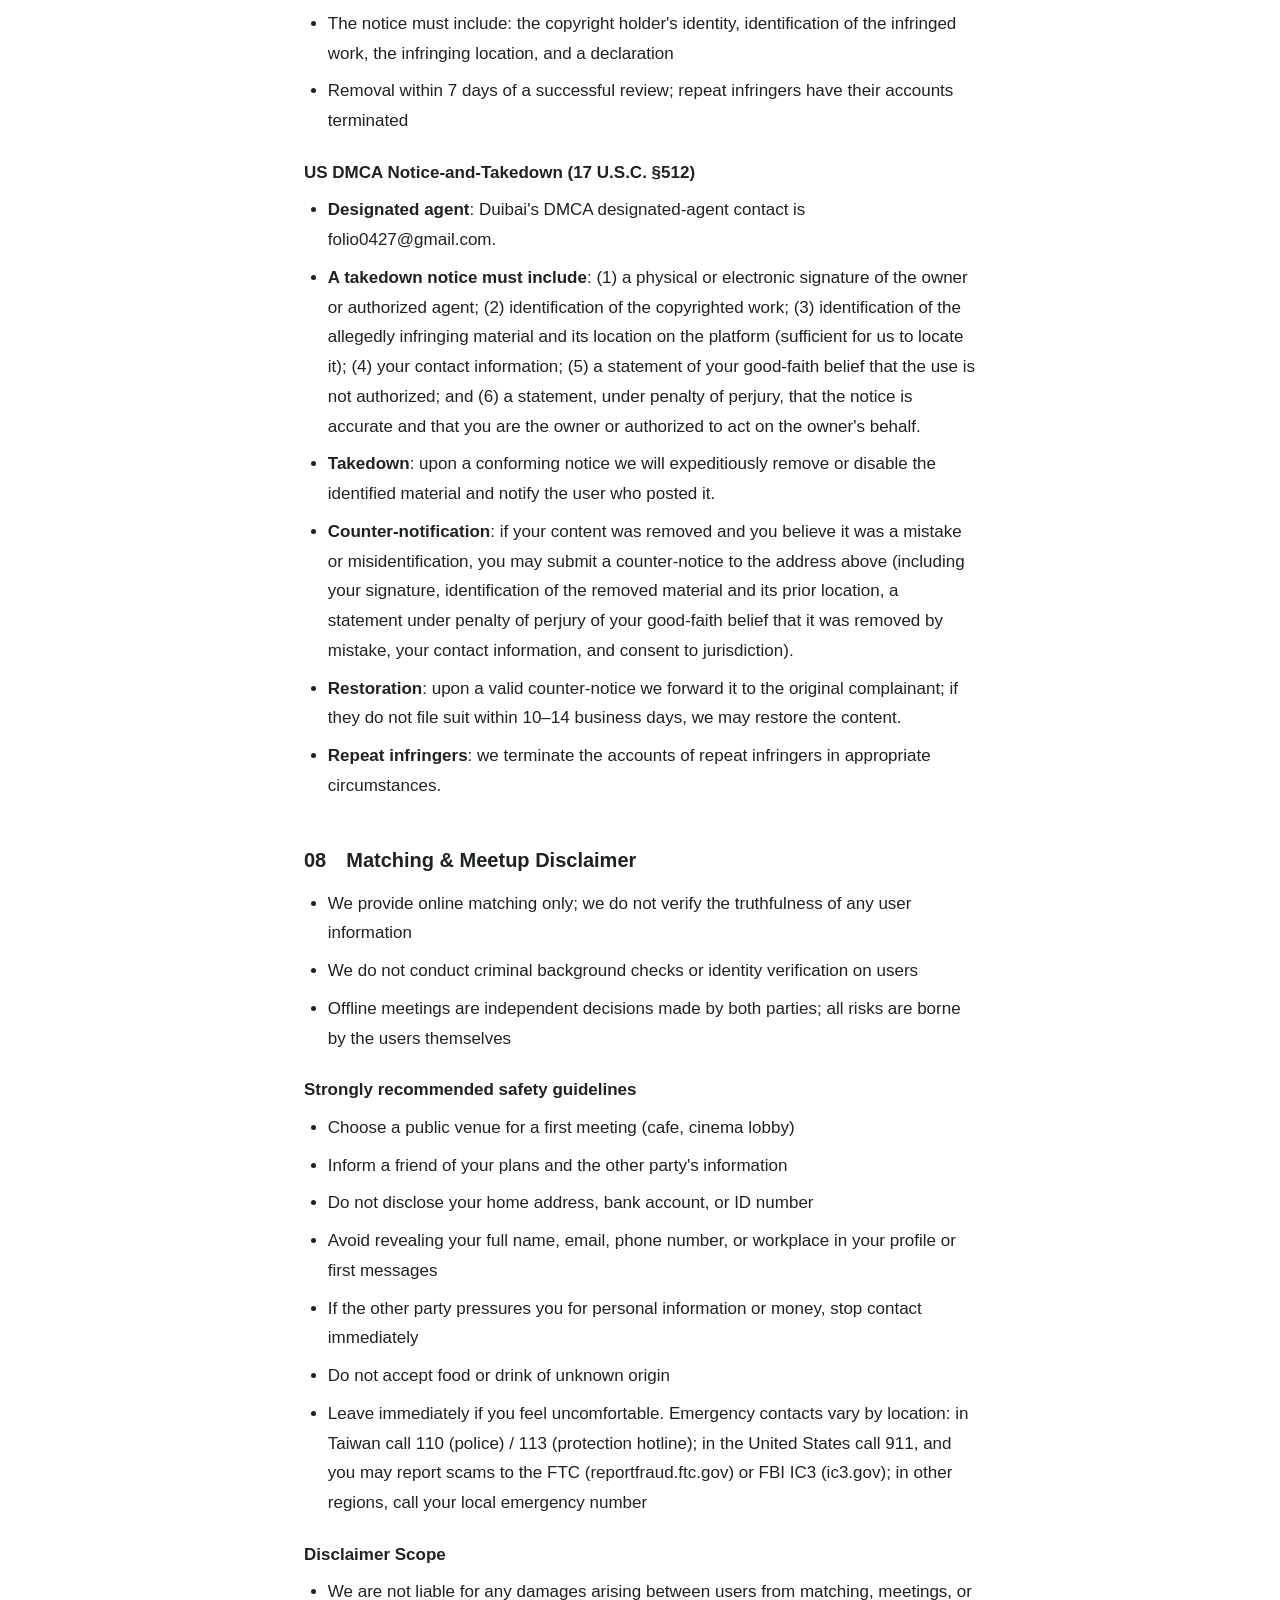
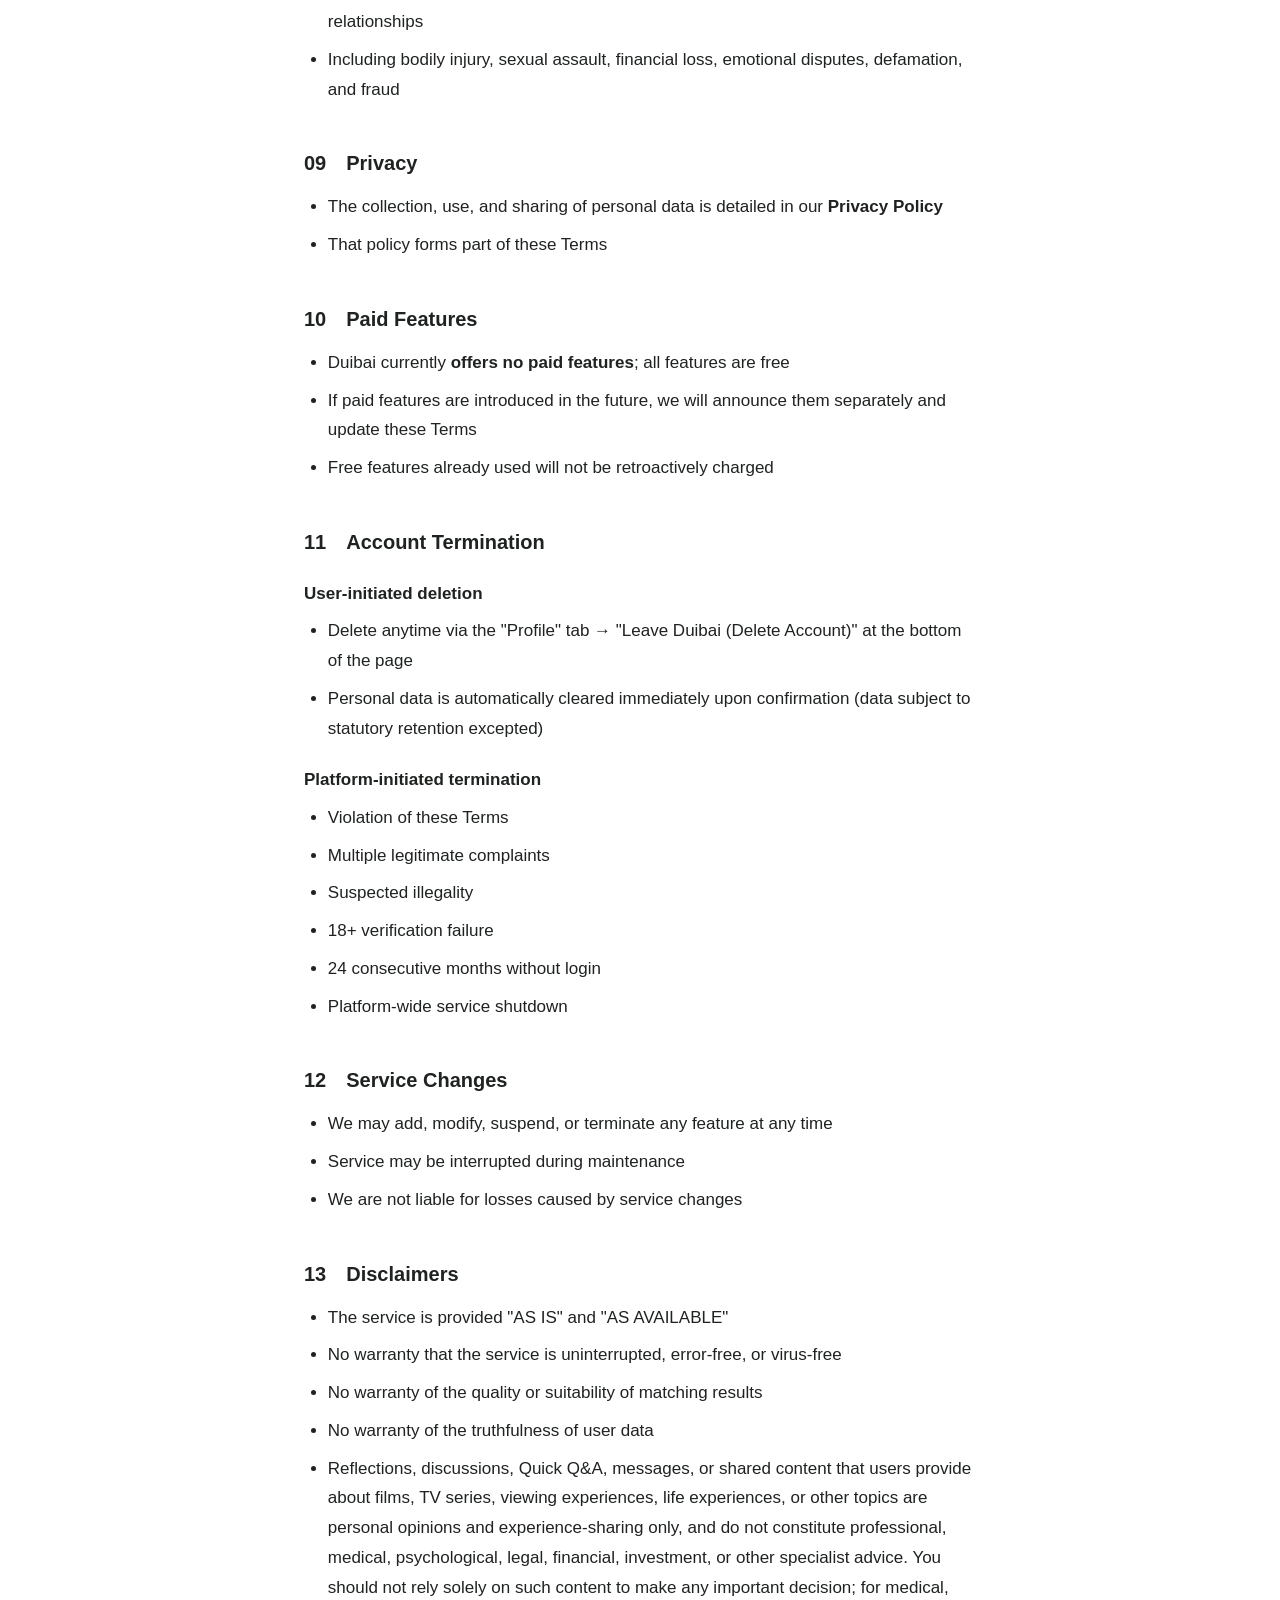
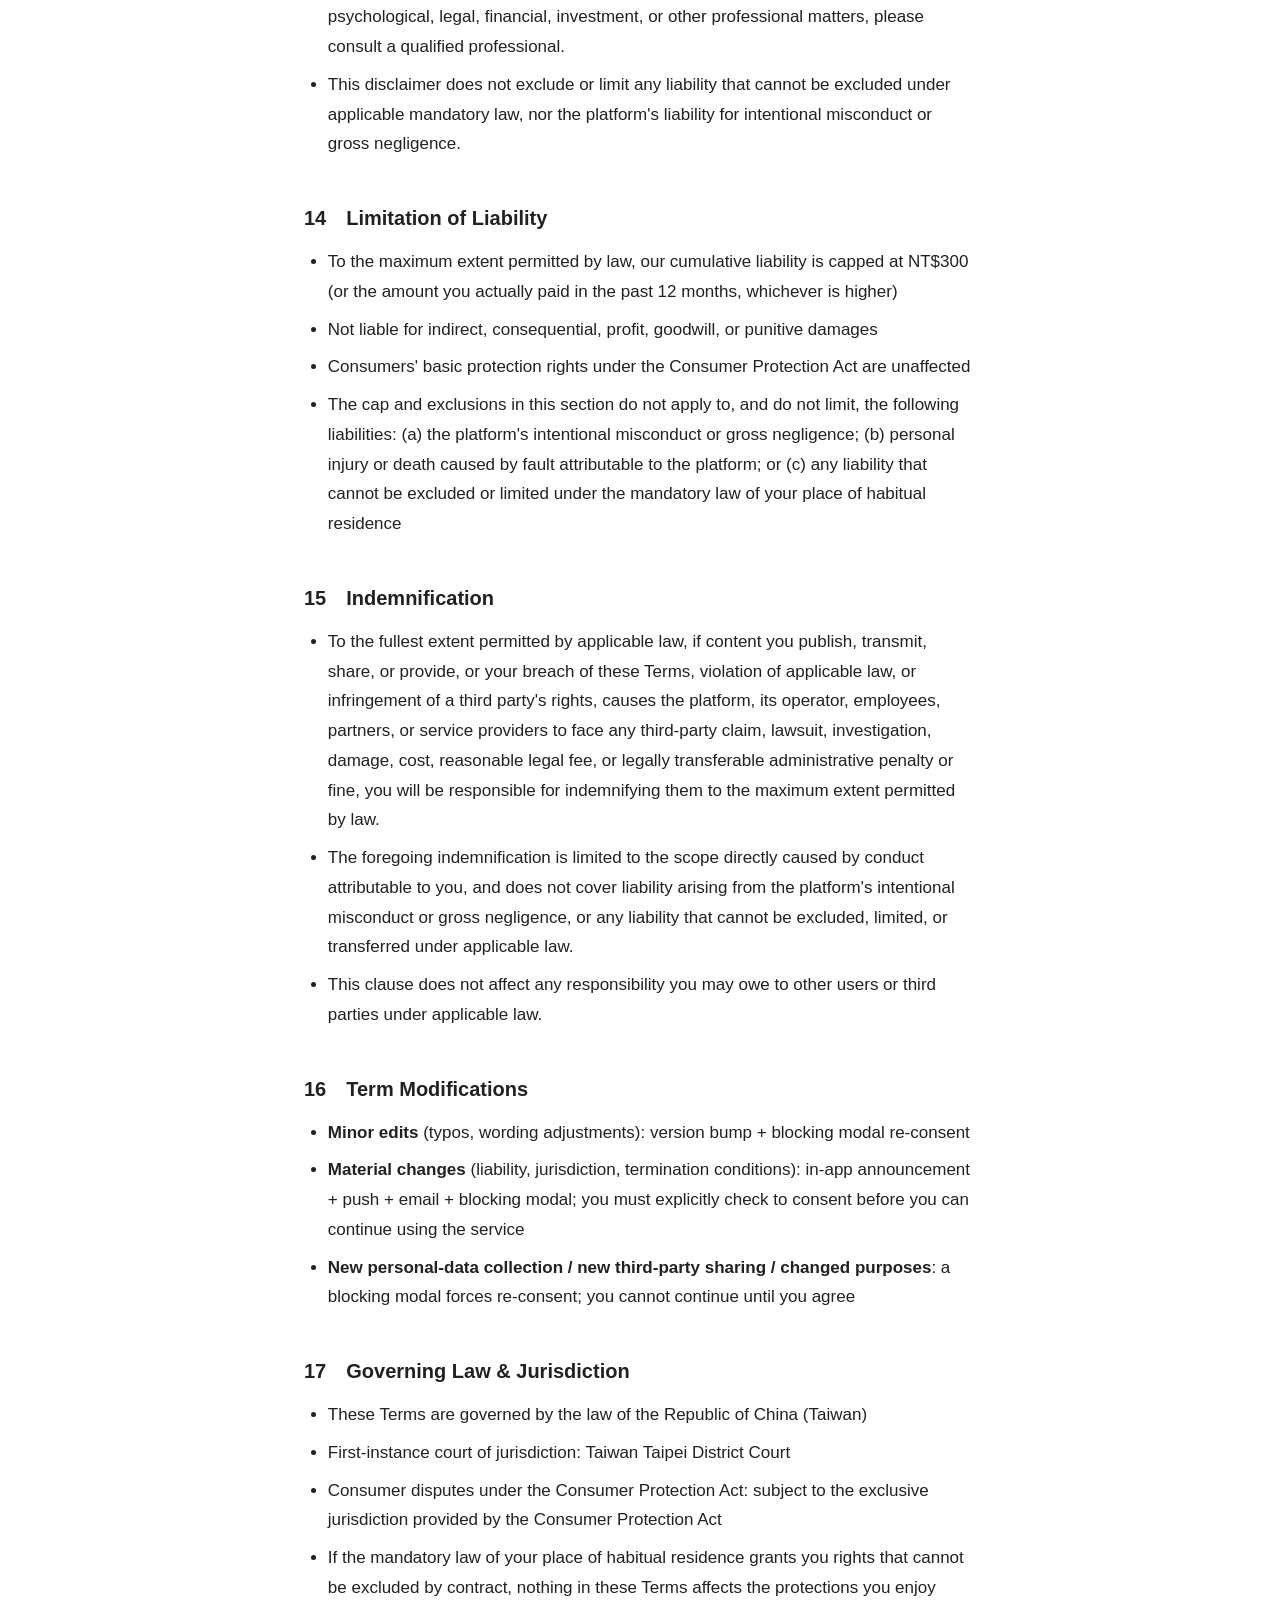
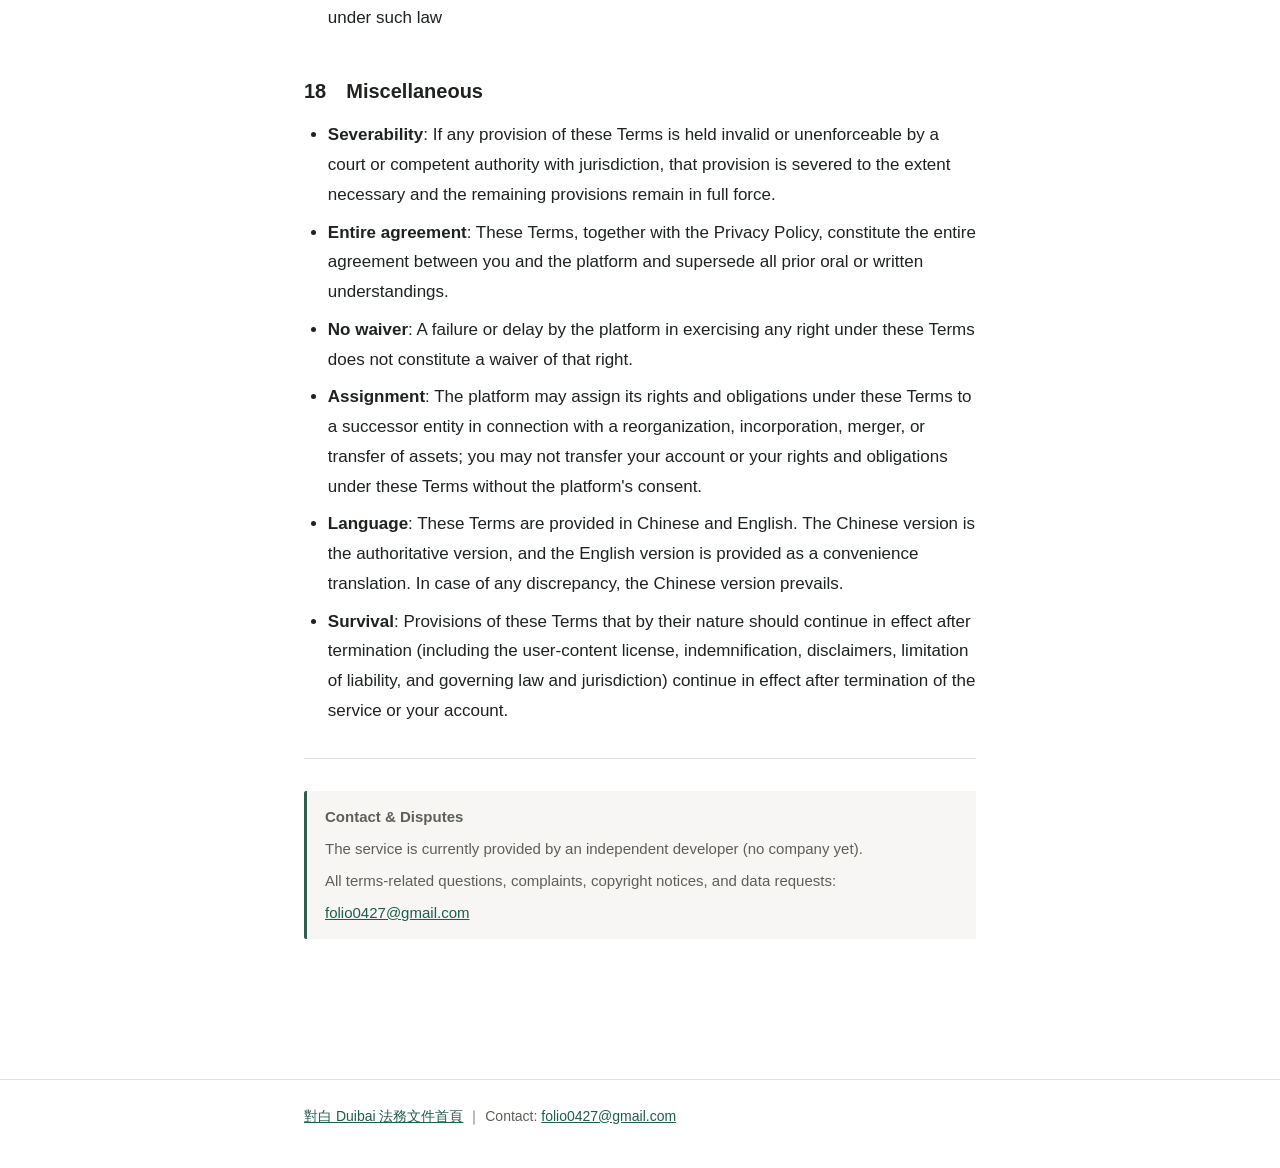
<file: legal/terms-en/index.html>
<!doctype html>
<html lang="en">
<head>
<meta charset="utf-8">
<meta name="viewport" content="width=device-width, initial-scale=1">
<title>Duibai Terms of Service | Duibai</title>
<meta name="description" content="Terms of Service for the Duibai app, English version.">
<link rel="icon" href="../../assets/favicon_64.png">
<link rel="stylesheet" href="../../assets/legal.css">
</head>
<body>
<header class="site-header">
<div class="wrap">
<a class="brand" href="../../index.html"><img src="../../assets/duibai_app_icon_256.png" alt=""> 對白 Duibai</a>
</div>
</header>
<main>
<nav class="doc-nav">
<a href="../../index.html">← Back to Duibai legal documents home</a>
</nav>
<h1>Duibai Terms of Service</h1>
<blockquote>
<p><strong>Version</strong> 0.1 (Draft) ｜ <strong>Effective Date</strong> 2026-07-18 ｜ <strong>Last Updated</strong> 2026-07-08 ｜ <strong>Status</strong> Draft</p>
</blockquote>
<p>Welcome to Duibai. The service is currently provided by an independent developer (no company has been incorporated). Please read these Terms carefully. <strong>By downloading, registering, logging in, or using the service, you agree to all terms herein.</strong> If you do not agree, please stop using it immediately and delete the app. For questions: <a href="mailto:folio0427@gmail.com">folio0427@gmail.com</a>.</p>
<hr>
<h2>01　Acceptance</h2>
<ul>
<li>Downloading, registering, logging in, or using Duibai constitutes acceptance of these Terms</li>
<li>If you do not agree, do not use the service and please delete the app</li>
<li>These Terms form a legally binding contract between you and the Duibai developer</li>
</ul>
<h2>02　Nature of Service</h2>
<ul>
<li>Duibai is a film / TV-series-centered social platform that matches users through shared interests</li>
<li>Three modes: Pure Film Friend / Open to Connection / Open</li>
<li>Matching format: one-on-one chatrooms</li>
<li>Not a matrimonial agency, dating bureau, or matching guarantor</li>
<li>We do not verify users' marital status, profession, education, finances, or health</li>
</ul>
<h2>03　Age Restriction (18+)</h2>
<ul>
<li>Restricted to natural persons aged 18 or older</li>
<li>Real date of birth must be provided at registration (system-enforced: only those aged 18 or older may register)</li>
<li>Discovery of underage use results in immediate account termination + data deletion, with no reinstatement</li>
<li>Guardians who discover their minor child's use may email us to request deletion (processed within 7 business days)</li>
</ul>
<h2>04　Account &amp; Profile</h2>
<ul>
<li>Provide truthful, accurate, and complete information</li>
<li>Safeguard your account (OAuth Google / Apple) login credentials</li>
<li>Account sharing, transfer, or sale is prohibited</li>
<li>Cooldown fields: after you change your nickname, mode, gender, or date of birth, the field enters a cooldown period during which it cannot be changed again</li>
<li>Any change to date of birth must still keep you aged 18 or older (system-enforced)</li>
</ul>
<h2>05　User Conduct</h2>
<h3>Personal harm prohibited</h3>
<ul>
<li>Harassment, stalking, bullying, threats, doxxing</li>
<li>Sexual harassment, sexual coercion, non-consensual intimate content</li>
</ul>
<h3>Illegal content prohibited</h3>
<ul>
<li>Child sexual exploitation material (CSAM)</li>
<li>Commercial sex, solicitation of prostitution or escort services, sex trafficking or sexual exploitation, and arrangements exchanging money or other consideration for companionship or sexual relations (e.g. sugar-dating)</li>
<li>Drugs, weapons, suicide encouragement, extremist groups, hate speech</li>
<li>Defamation, infringement of others' copyright or other intellectual property rights</li>
</ul>
<h3>Fraud prohibited</h3>
<ul>
<li>Identity impersonation, fabrication</li>
<li>Romance fraud, financial fraud, pyramid schemes</li>
<li>Unauthorized commercial promotion</li>
</ul>
<h3>Technical abuse prohibited</h3>
<ul>
<li>Bots, scrapers, attacks on the system, exploitation of vulnerabilities</li>
<li>Multiple accounts, ban evasion</li>
</ul>
<h3>Consequences</h3>
<ul>
<li>Depending on severity: warnings / feature limitations / temporary suspension / permanent termination</li>
<li>We reserve civil and criminal recourse</li>
<li>We handle violating content based on user reports and our internal moderation process; however, accepting a report does not constitute a guarantee of any particular outcome (such as removal of specific content or suspension of a specific account); actual action is determined by the results of a case-by-case investigation</li>
</ul>
<h3>Suspension Notice &amp; Appeal</h3>
<p>When your account is suspended (feature restrictions or full suspension):</p>
<p><strong>Notice</strong></p>
<ul>
<li>We will notify you simultaneously via in-app message and the email from your OAuth login</li>
<li>The notice includes: suspension type (partial restriction / full suspension), reason, and effective date</li>
</ul>
<p><strong>Appeal</strong></p>
<ul>
<li>You may appeal within 14 days of receiving the suspension notice</li>
<li>Channel: <a href="mailto:folio0427@gmail.com">folio0427@gmail.com</a></li>
<li>Required information: your Duibai nickname, login email, and the time you received the notice (if any)</li>
<li>We will respond within 7 business days</li>
</ul>
<p><strong>Prevention of repeat violations</strong></p>
<ul>
<li>To prevent suspension evasion, when an account is suspended we record the account's Google / Apple sign-in identifier as a one-way hash (salted SHA-256)</li>
<li>The record is retained for 5 years and removed immediately upon unbanning</li>
<li>During this period, if you delete your Duibai account and then attempt to re-register with the same Google / Apple account, the system will block registration and prompt you to contact support</li>
<li>The hash is non-reversible, and we retain only the minimum data required for matching</li>
</ul>
<h2>06　User-Generated Content (UGC)</h2>
<ul>
<li>User content reflects only the personal views of the user who posted it and does not represent the position, views, approval, or endorsement of the platform. Duibai is a neutral venue for film / TV-series exchange and shared-viewing matching, and does not warrant the truthfulness, accuracy, completeness, legality, or reliability of user content (including but not limited to posts, Quick Q&amp;A, film-library reflections, application content, and chatroom messages). However, the platform may still restrict, remove, or take action against such content in accordance with these Terms, applicable law, competent-authority requests, or the results of report review.</li>
<li>You bear full legal responsibility for the content you publish</li>
<li>We have no pre-screening obligation but reserve the right to remove content afterward</li>
<li>In accordance with applicable law, we remove content that is unlawful or whose removal is required by a competent authority</li>
<li>You grant the platform a non-exclusive, worldwide, royalty-free, sublicensable license to use it</li>
<li>Limited to: service provision / platform operation / de-identified analytics</li>
</ul>
<h3>Retention of chatroom messages after account deletion (Important)</h3>
<ul>
<li>Messages you send in a chatroom are a shared interaction record between you and the other party</li>
<li>After you delete your account, these messages remain, anonymised, within the chatroom for the other party to continue viewing, with your nickname shown as "A film friend who left"</li>
<li>By sending a message, you consent to this mechanism</li>
<li>For detailed handling, see the "Account deletion" section of the Privacy Policy</li>
</ul>
<h2>07　Film / TV-Series Data Sources &amp; Copyright</h2>
<ul>
<li>Duibai's film-library search feature uses the public API of The Movie Database (TMDB) to obtain data such as film / TV-series titles, years, and posters</li>
<li>This product uses TMDB and the TMDB APIs but is not endorsed, certified, or otherwise approved by TMDB.</li>
<li>The reflections, discussions, and Quick Q&amp;A that users publish are your own commentary, not a reproduction of the original film / TV-series content</li>
<li>Substantial quotation, reproduction, or upload of the original audiovisual content of films / TV series on the platform is prohibited</li>
<li>Copyright holders who discover infringement may notify us at folio0427@gmail.com</li>
<li>The notice must include: the copyright holder's identity, identification of the infringed work, the infringing location, and a declaration</li>
<li>Removal within 7 days of a successful review; repeat infringers have their accounts terminated</li>
</ul>
<h3>US DMCA Notice-and-Takedown (17 U.S.C. §512)</h3>
<ul>
<li><strong>Designated agent</strong>: Duibai's DMCA designated-agent contact is folio0427@gmail.com.</li>
<li><strong>A takedown notice must include</strong>: (1) a physical or electronic signature of the owner or authorized agent; (2) identification of the copyrighted work; (3) identification of the allegedly infringing material and its location on the platform (sufficient for us to locate it); (4) your contact information; (5) a statement of your good-faith belief that the use is not authorized; and (6) a statement, under penalty of perjury, that the notice is accurate and that you are the owner or authorized to act on the owner's behalf.</li>
<li><strong>Takedown</strong>: upon a conforming notice we will expeditiously remove or disable the identified material and notify the user who posted it.</li>
<li><strong>Counter-notification</strong>: if your content was removed and you believe it was a mistake or misidentification, you may submit a counter-notice to the address above (including your signature, identification of the removed material and its prior location, a statement under penalty of perjury of your good-faith belief that it was removed by mistake, your contact information, and consent to jurisdiction).</li>
<li><strong>Restoration</strong>: upon a valid counter-notice we forward it to the original complainant; if they do not file suit within 10–14 business days, we may restore the content.</li>
<li><strong>Repeat infringers</strong>: we terminate the accounts of repeat infringers in appropriate circumstances.</li>
</ul>
<h2>08　Matching &amp; Meetup Disclaimer</h2>
<ul>
<li>We provide online matching only; we do not verify the truthfulness of any user information</li>
<li>We do not conduct criminal background checks or identity verification on users</li>
<li>Offline meetings are independent decisions made by both parties; all risks are borne by the users themselves</li>
</ul>
<h3>Strongly recommended safety guidelines</h3>
<ul>
<li>Choose a public venue for a first meeting (cafe, cinema lobby)</li>
<li>Inform a friend of your plans and the other party's information</li>
<li>Do not disclose your home address, bank account, or ID number</li>
<li>Avoid revealing your full name, email, phone number, or workplace in your profile or first messages</li>
<li>If the other party pressures you for personal information or money, stop contact immediately</li>
<li>Do not accept food or drink of unknown origin</li>
<li>Leave immediately if you feel uncomfortable. Emergency contacts vary by location: in Taiwan call 110 (police) / 113 (protection hotline); in the United States call 911, and you may report scams to the FTC (reportfraud.ftc.gov) or FBI IC3 (ic3.gov); in other regions, call your local emergency number</li>
</ul>
<h3>Disclaimer Scope</h3>
<ul>
<li>We are not liable for any damages arising between users from matching, meetings, or relationships</li>
<li>Including bodily injury, sexual assault, financial loss, emotional disputes, defamation, and fraud</li>
</ul>
<h2>09　Privacy</h2>
<ul>
<li>The collection, use, and sharing of personal data is detailed in our <strong>Privacy Policy</strong></li>
<li>That policy forms part of these Terms</li>
</ul>
<h2>10　Paid Features</h2>
<ul>
<li>Duibai currently <strong>offers no paid features</strong>; all features are free</li>
<li>If paid features are introduced in the future, we will announce them separately and update these Terms</li>
<li>Free features already used will not be retroactively charged</li>
</ul>
<h2>11　Account Termination</h2>
<h3>User-initiated deletion</h3>
<ul>
<li>Delete anytime via the "Profile" tab → "Leave Duibai (Delete Account)" at the bottom of the page</li>
<li>Personal data is automatically cleared immediately upon confirmation (data subject to statutory retention excepted)</li>
</ul>
<h3>Platform-initiated termination</h3>
<ul>
<li>Violation of these Terms</li>
<li>Multiple legitimate complaints</li>
<li>Suspected illegality</li>
<li>18+ verification failure</li>
<li>24 consecutive months without login</li>
<li>Platform-wide service shutdown</li>
</ul>
<h2>12　Service Changes</h2>
<ul>
<li>We may add, modify, suspend, or terminate any feature at any time</li>
<li>Service may be interrupted during maintenance</li>
<li>We are not liable for losses caused by service changes</li>
</ul>
<h2>13　Disclaimers</h2>
<ul>
<li>The service is provided "AS IS" and "AS AVAILABLE"</li>
<li>No warranty that the service is uninterrupted, error-free, or virus-free</li>
<li>No warranty of the quality or suitability of matching results</li>
<li>No warranty of the truthfulness of user data</li>
<li>Reflections, discussions, Quick Q&amp;A, messages, or shared content that users provide about films, TV series, viewing experiences, life experiences, or other topics are personal opinions and experience-sharing only, and do not constitute professional, medical, psychological, legal, financial, investment, or other specialist advice. You should not rely solely on such content to make any important decision; for medical, psychological, legal, financial, investment, or other professional matters, please consult a qualified professional.</li>
<li>This disclaimer does not exclude or limit any liability that cannot be excluded under applicable mandatory law, nor the platform's liability for intentional misconduct or gross negligence.</li>
</ul>
<h2>14　Limitation of Liability</h2>
<ul>
<li>To the maximum extent permitted by law, our cumulative liability is capped at NT$300 (or the amount you actually paid in the past 12 months, whichever is higher)</li>
<li>Not liable for indirect, consequential, profit, goodwill, or punitive damages</li>
<li>Consumers' basic protection rights under the Consumer Protection Act are unaffected</li>
<li>The cap and exclusions in this section do not apply to, and do not limit, the following liabilities: (a) the platform's intentional misconduct or gross negligence; (b) personal injury or death caused by fault attributable to the platform; or (c) any liability that cannot be excluded or limited under the mandatory law of your place of habitual residence</li>
</ul>
<h2>15　Indemnification</h2>
<ul>
<li>To the fullest extent permitted by applicable law, if content you publish, transmit, share, or provide, or your breach of these Terms, violation of applicable law, or infringement of a third party's rights, causes the platform, its operator, employees, partners, or service providers to face any third-party claim, lawsuit, investigation, damage, cost, reasonable legal fee, or legally transferable administrative penalty or fine, you will be responsible for indemnifying them to the maximum extent permitted by law.</li>
<li>The foregoing indemnification is limited to the scope directly caused by conduct attributable to you, and does not cover liability arising from the platform's intentional misconduct or gross negligence, or any liability that cannot be excluded, limited, or transferred under applicable law.</li>
<li>This clause does not affect any responsibility you may owe to other users or third parties under applicable law.</li>
</ul>
<h2>16　Term Modifications</h2>
<ul>
<li><strong>Minor edits</strong> (typos, wording adjustments): version bump + blocking modal re-consent</li>
<li><strong>Material changes</strong> (liability, jurisdiction, termination conditions): in-app announcement + push + email + blocking modal; you must explicitly check to consent before you can continue using the service</li>
<li><strong>New personal-data collection / new third-party sharing / changed purposes</strong>: a blocking modal forces re-consent; you cannot continue until you agree</li>
</ul>
<h2>17　Governing Law &amp; Jurisdiction</h2>
<ul>
<li>These Terms are governed by the law of the Republic of China (Taiwan)</li>
<li>First-instance court of jurisdiction: Taiwan Taipei District Court</li>
<li>Consumer disputes under the Consumer Protection Act: subject to the exclusive jurisdiction provided by the Consumer Protection Act</li>
<li>If the mandatory law of your place of habitual residence grants you rights that cannot be excluded by contract, nothing in these Terms affects the protections you enjoy under such law</li>
</ul>
<h2>18　Miscellaneous</h2>
<ul>
<li><strong>Severability</strong>: If any provision of these Terms is held invalid or unenforceable by a court or competent authority with jurisdiction, that provision is severed to the extent necessary and the remaining provisions remain in full force.</li>
<li><strong>Entire agreement</strong>: These Terms, together with the Privacy Policy, constitute the entire agreement between you and the platform and supersede all prior oral or written understandings.</li>
<li><strong>No waiver</strong>: A failure or delay by the platform in exercising any right under these Terms does not constitute a waiver of that right.</li>
<li><strong>Assignment</strong>: The platform may assign its rights and obligations under these Terms to a successor entity in connection with a reorganization, incorporation, merger, or transfer of assets; you may not transfer your account or your rights and obligations under these Terms without the platform's consent.</li>
<li><strong>Language</strong>: These Terms are provided in Chinese and English. The Chinese version is the authoritative version, and the English version is provided as a convenience translation. In case of any discrepancy, the Chinese version prevails.</li>
<li><strong>Survival</strong>: Provisions of these Terms that by their nature should continue in effect after termination (including the user-content license, indemnification, disclaimers, limitation of liability, and governing law and jurisdiction) continue in effect after termination of the service or your account.</li>
</ul>
<hr>
<blockquote>
<p><strong>Contact &amp; Disputes</strong></p>
<p>The service is currently provided by an independent developer (no company yet).</p>
<p>All terms-related questions, complaints, copyright notices, and data requests:</p>
<p><a href="mailto:folio0427@gmail.com">folio0427@gmail.com</a></p>
</blockquote>
</main>
<footer class="site-footer">
<div class="wrap">
<a href="../../index.html">對白 Duibai 法務文件首頁</a> ｜ Contact: <a href="mailto:folio0427@gmail.com">folio0427@gmail.com</a>
</div>
</footer>
</body>
</html>
</file>
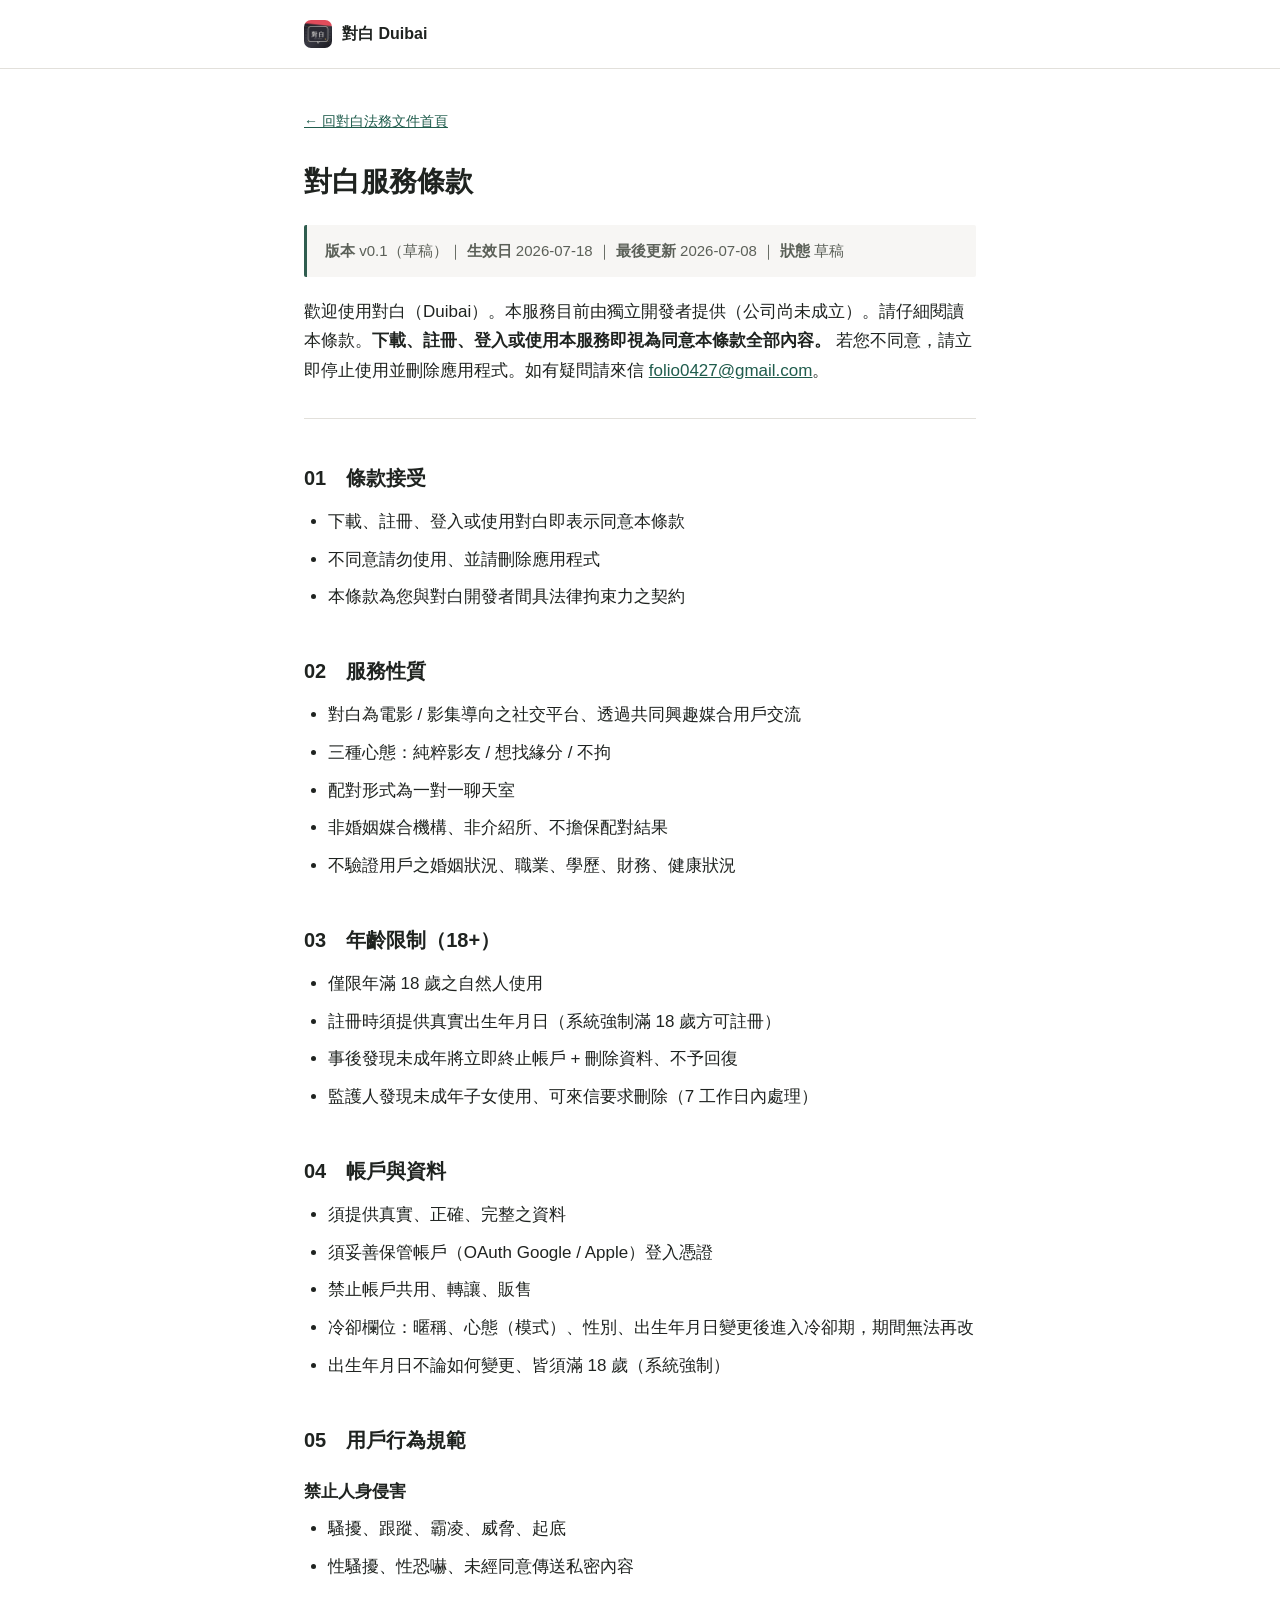
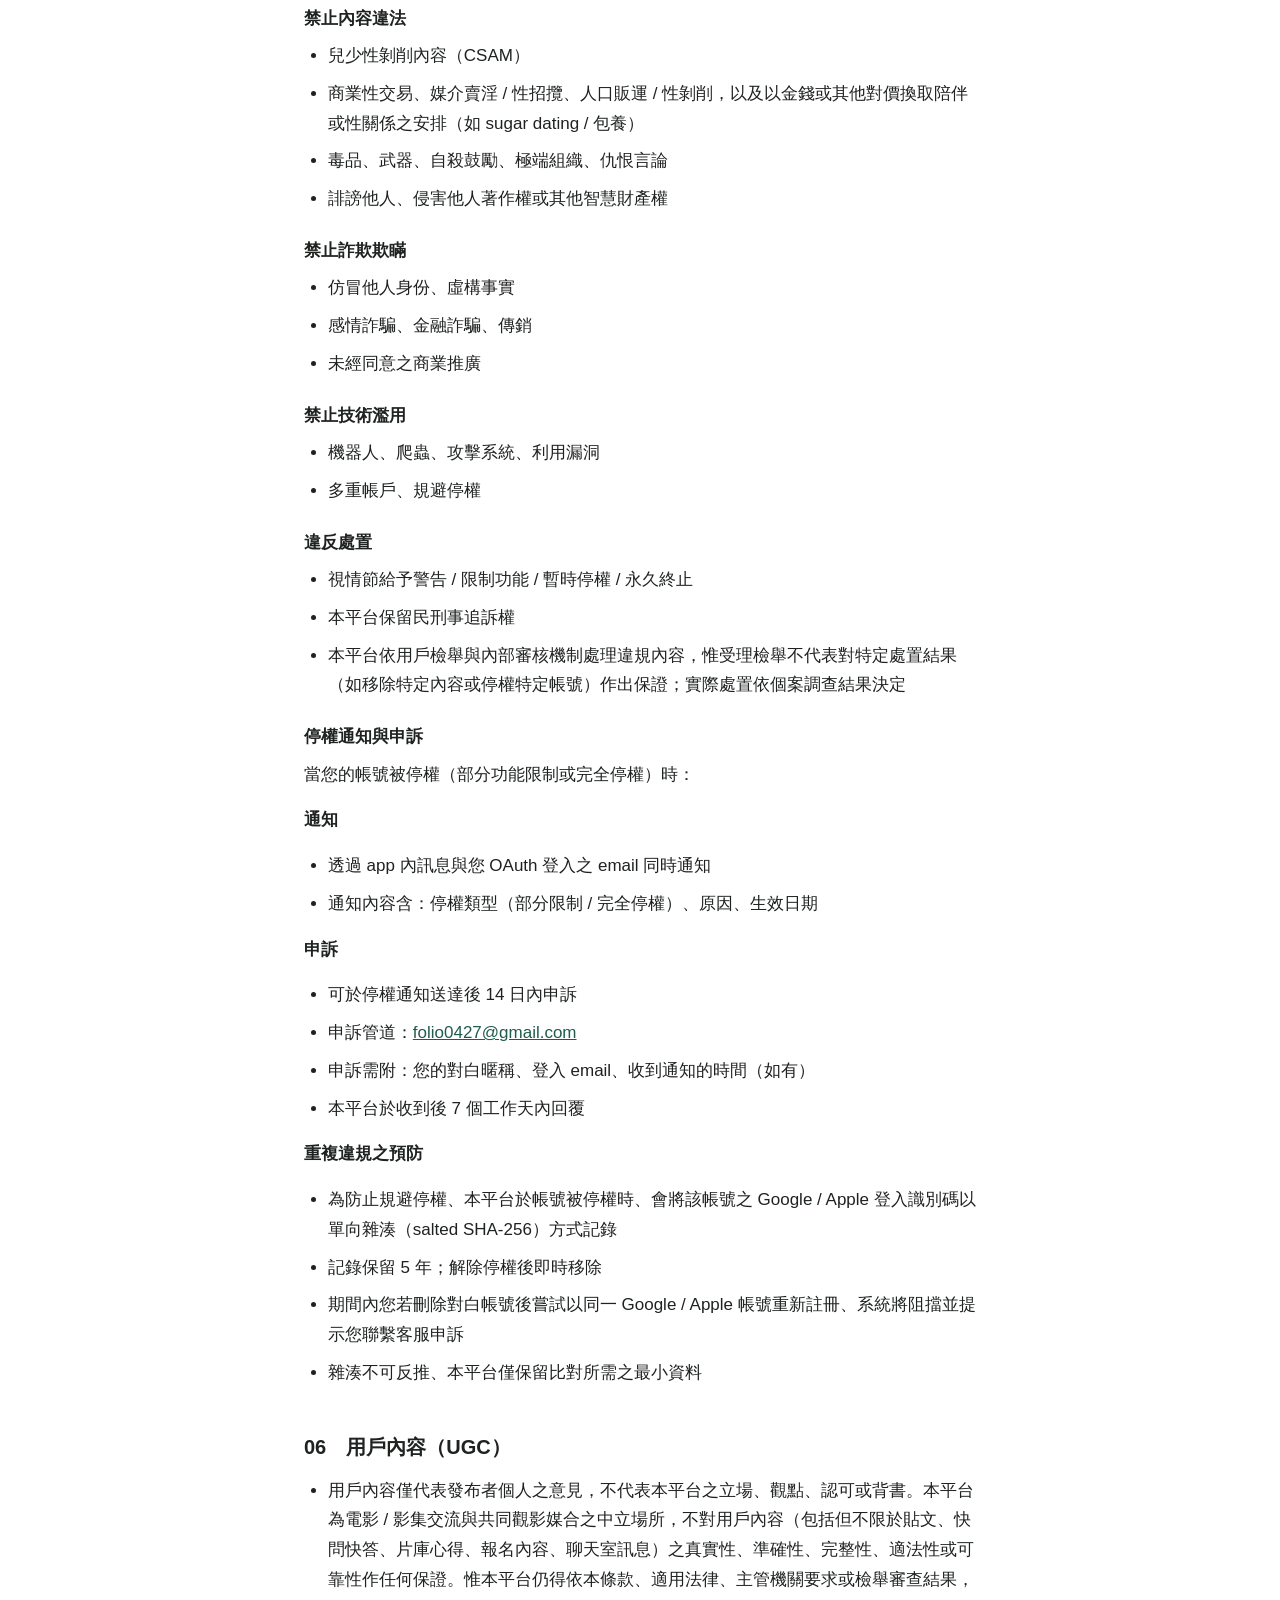
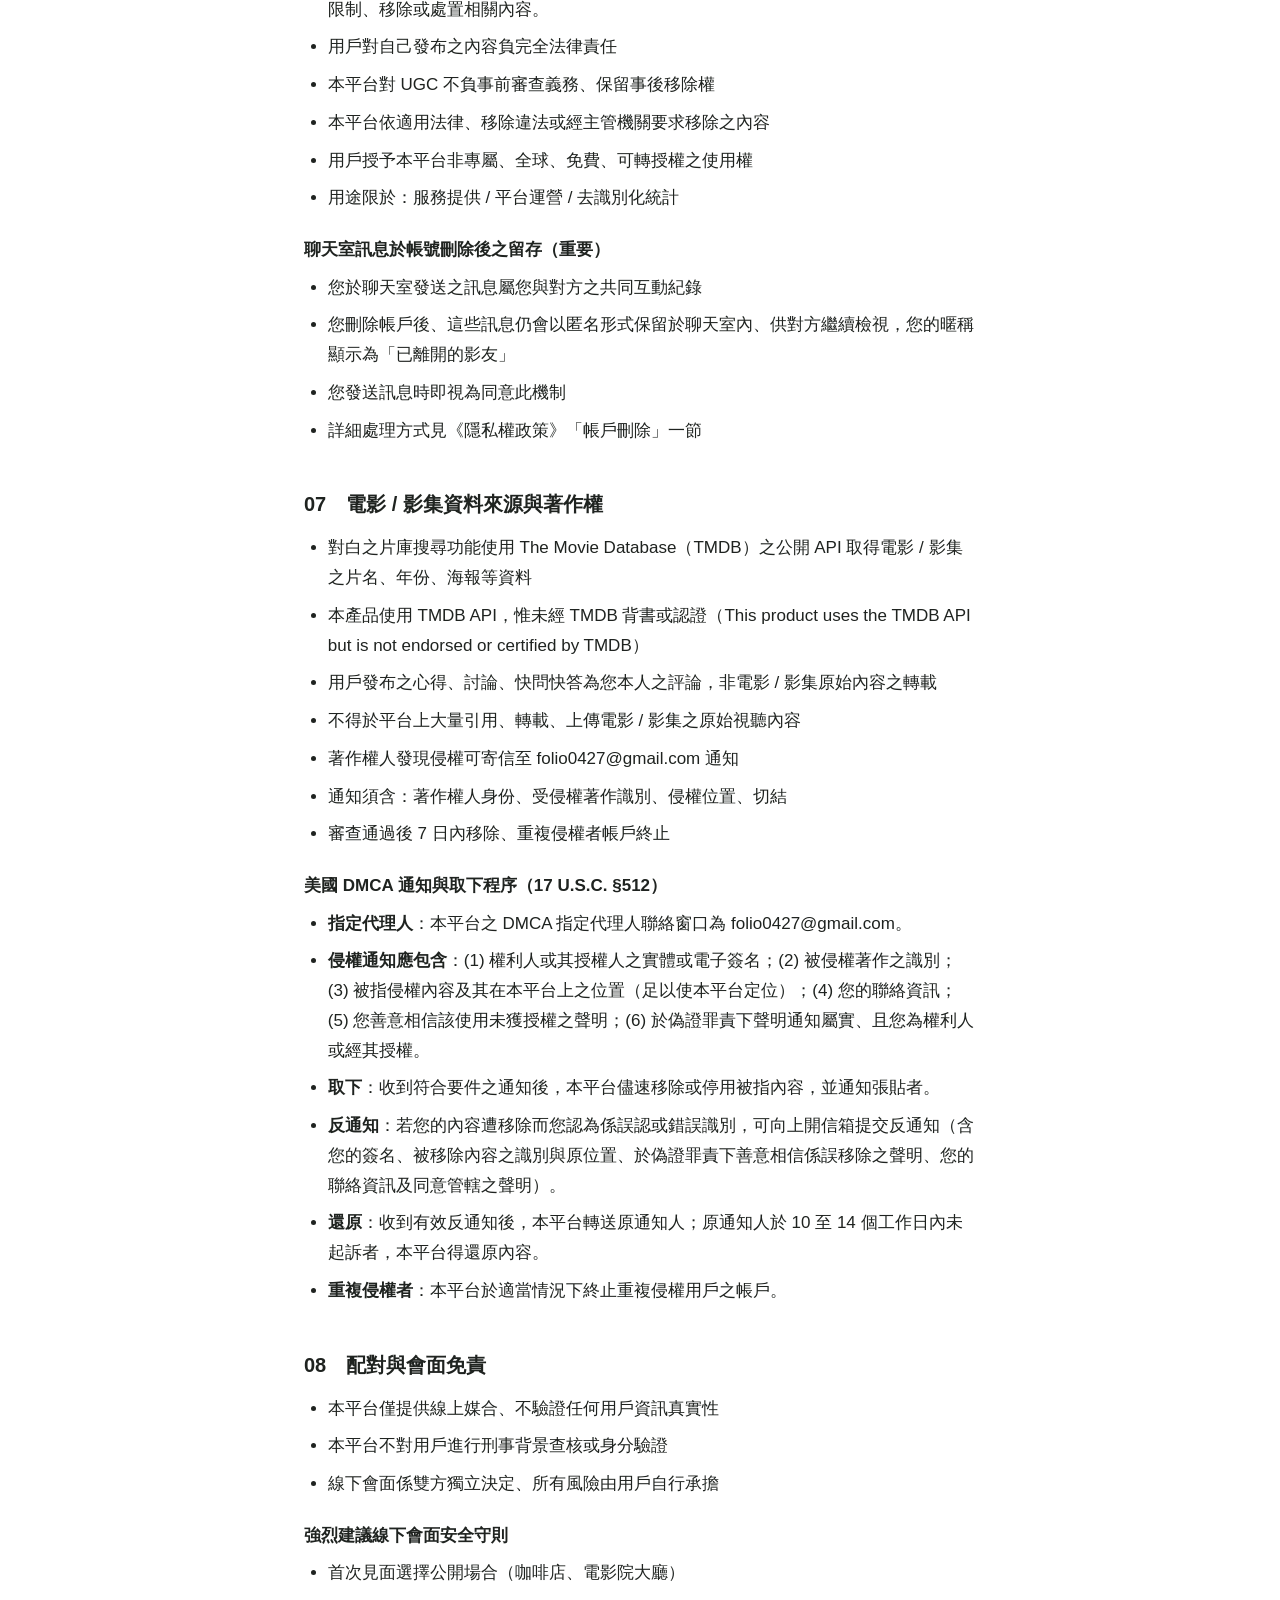
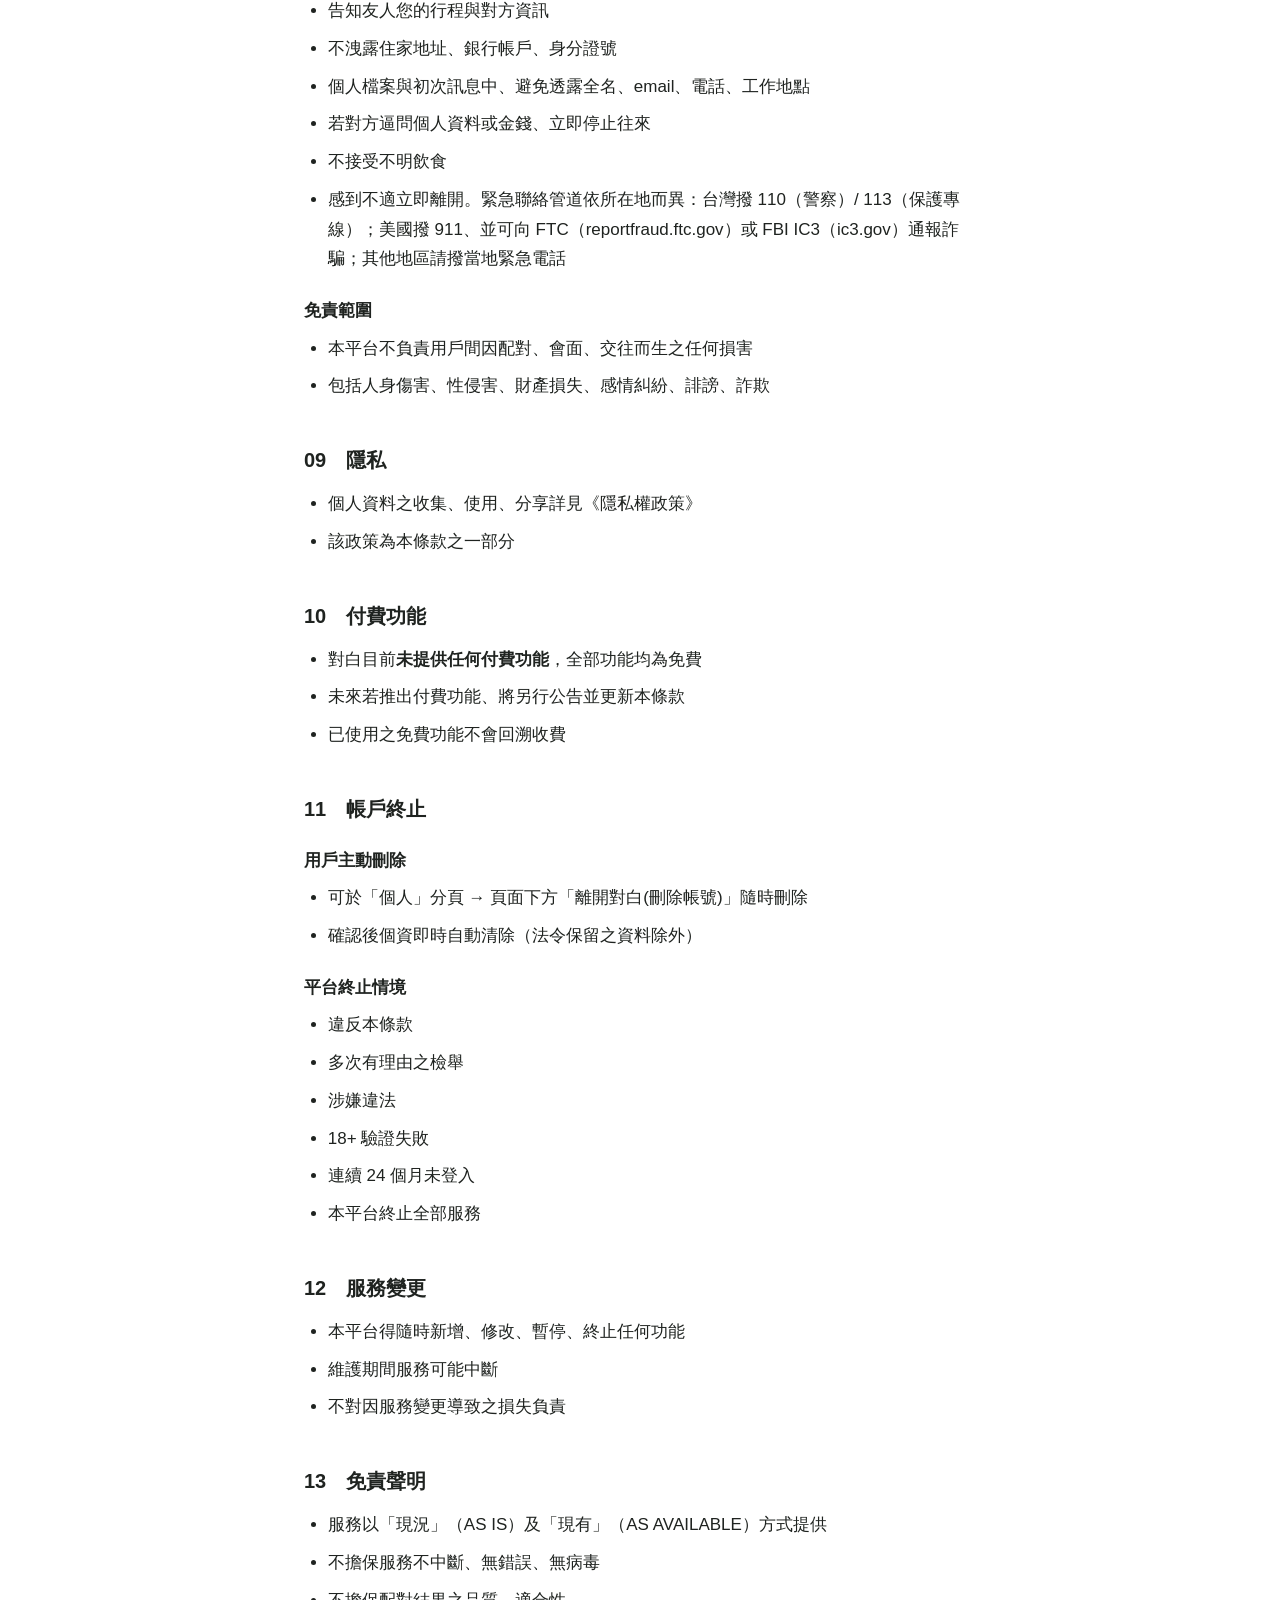
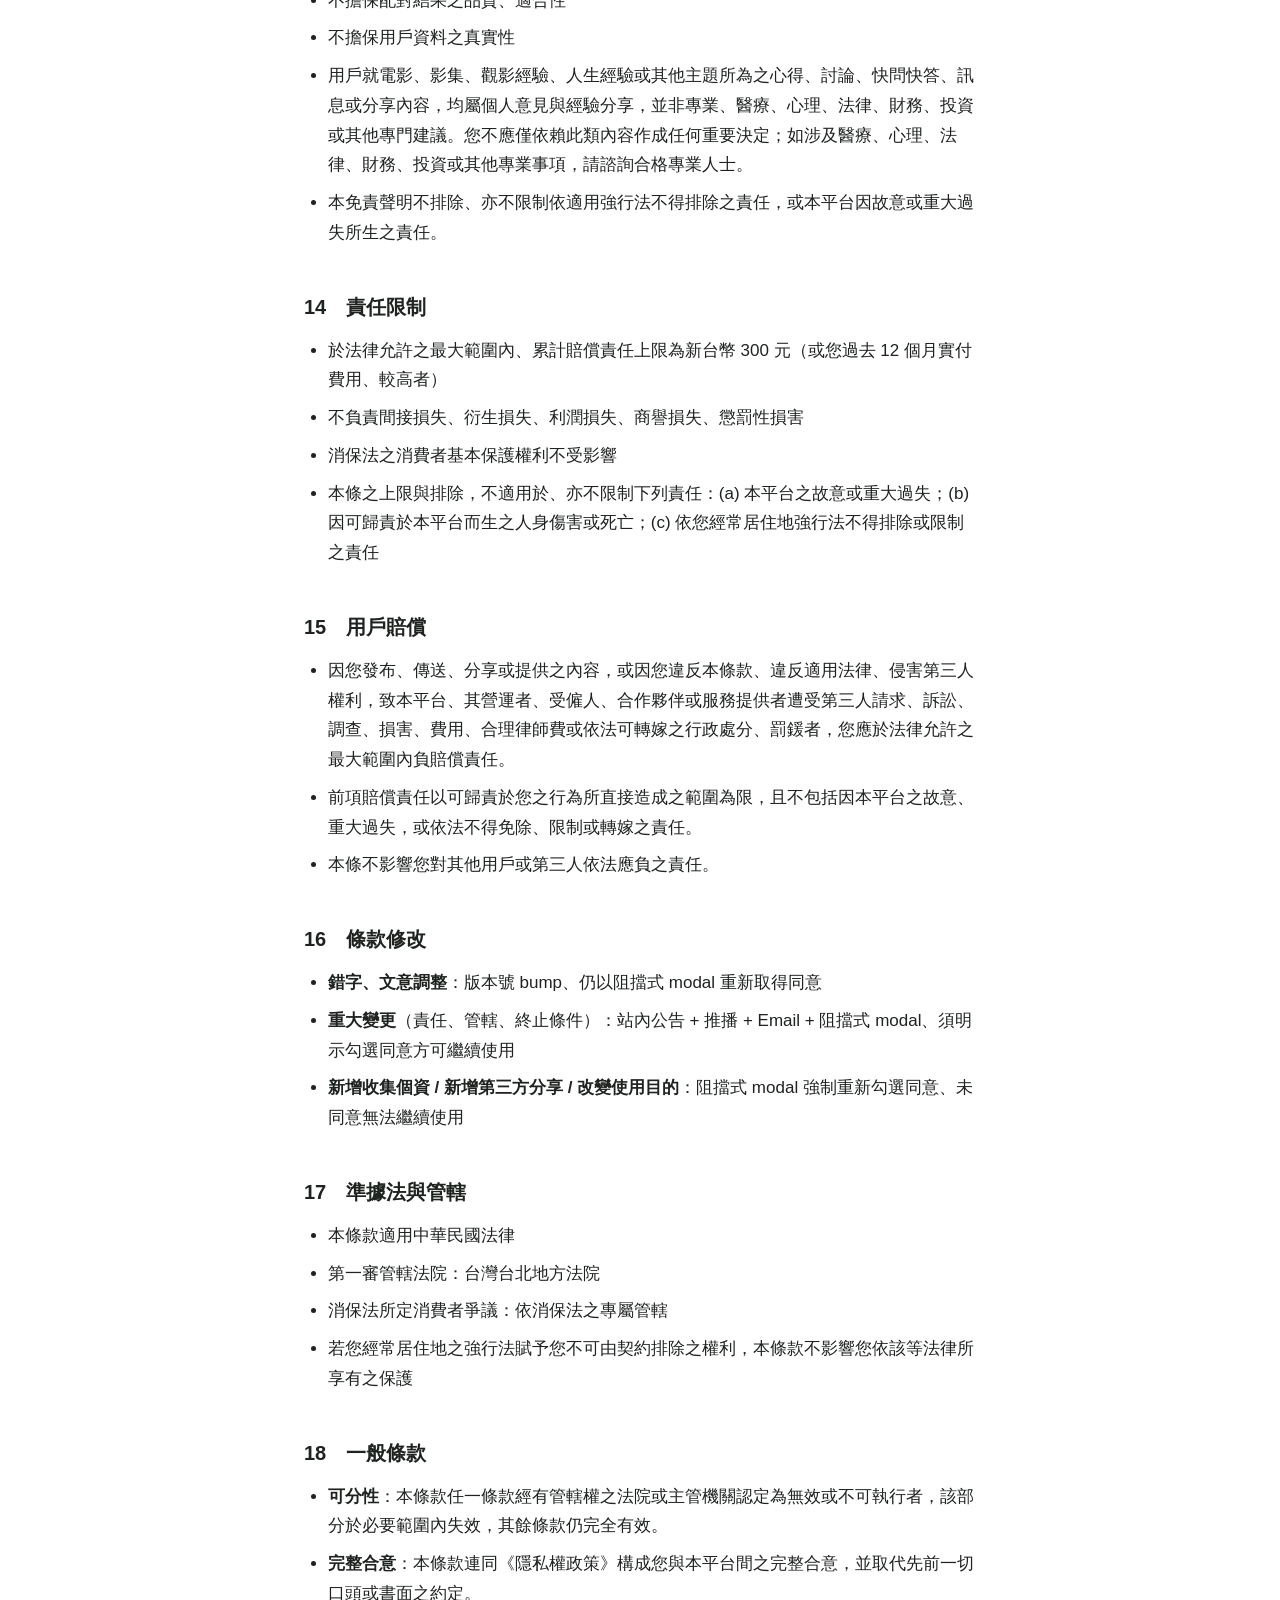
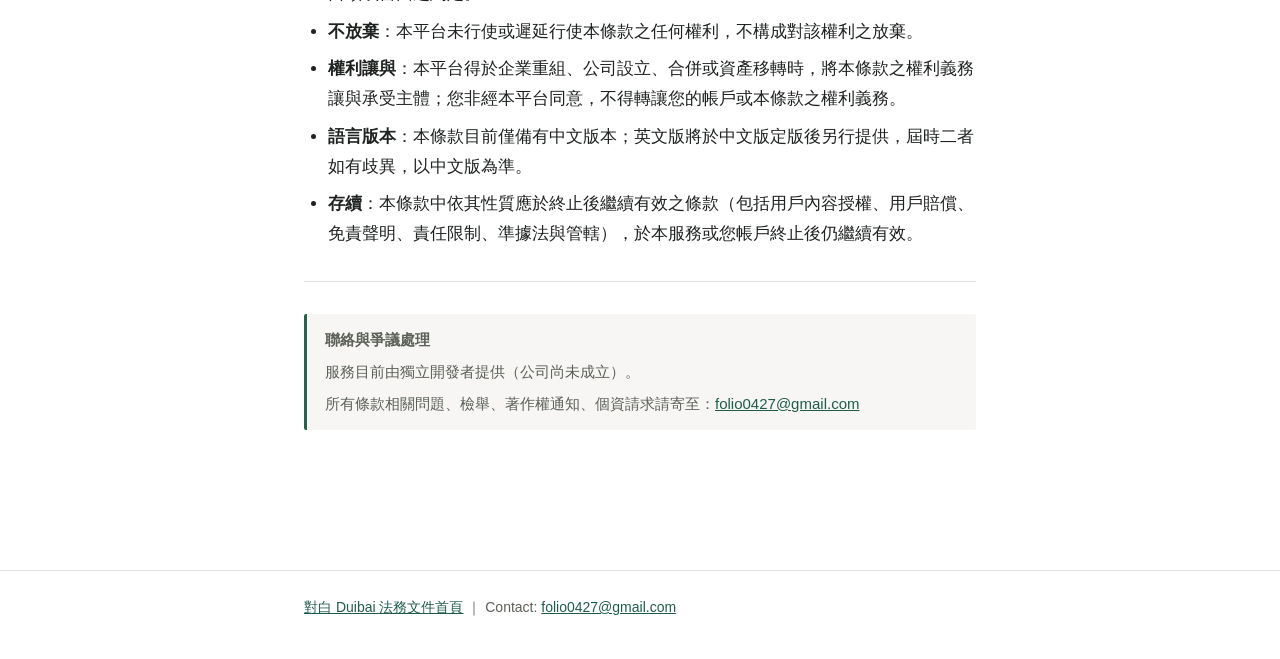
<file: legal/terms-zh/index.html>
<!doctype html>
<html lang="zh-Hant-TW">
<head>
<meta charset="utf-8">
<meta name="viewport" content="width=device-width, initial-scale=1">
<title>對白服務條款 | 對白 Duibai</title>
<meta name="description" content="對白（Duibai）app 服務條款，繁體中文版。">
<link rel="icon" href="../../assets/favicon_64.png">
<link rel="stylesheet" href="../../assets/legal.css">
</head>
<body>
<header class="site-header">
<div class="wrap">
<a class="brand" href="../../index.html"><img src="../../assets/duibai_app_icon_256.png" alt=""> 對白 Duibai</a>
</div>
</header>
<main>
<nav class="doc-nav">
<a href="../../index.html">← 回對白法務文件首頁</a>
</nav>
<h1>對白服務條款</h1>
<blockquote>
<p><strong>版本</strong> v0.1（草稿）｜ <strong>生效日</strong> 2026-07-18 ｜ <strong>最後更新</strong> 2026-07-08 ｜ <strong>狀態</strong> 草稿</p>
</blockquote>
<p>歡迎使用對白（Duibai）。本服務目前由獨立開發者提供（公司尚未成立）。請仔細閱讀本條款。<strong>下載、註冊、登入或使用本服務即視為同意本條款全部內容。</strong> 若您不同意，請立即停止使用並刪除應用程式。如有疑問請來信 <a href="mailto:folio0427@gmail.com">folio0427@gmail.com</a>。</p>
<hr>
<h2>01　條款接受</h2>
<ul>
<li>下載、註冊、登入或使用對白即表示同意本條款</li>
<li>不同意請勿使用、並請刪除應用程式</li>
<li>本條款為您與對白開發者間具法律拘束力之契約</li>
</ul>
<h2>02　服務性質</h2>
<ul>
<li>對白為電影 / 影集導向之社交平台、透過共同興趣媒合用戶交流</li>
<li>三種心態：純粹影友 / 想找緣分 / 不拘</li>
<li>配對形式為一對一聊天室</li>
<li>非婚姻媒合機構、非介紹所、不擔保配對結果</li>
<li>不驗證用戶之婚姻狀況、職業、學歷、財務、健康狀況</li>
</ul>
<h2>03　年齡限制（18+）</h2>
<ul>
<li>僅限年滿 18 歲之自然人使用</li>
<li>註冊時須提供真實出生年月日（系統強制滿 18 歲方可註冊）</li>
<li>事後發現未成年將立即終止帳戶 + 刪除資料、不予回復</li>
<li>監護人發現未成年子女使用、可來信要求刪除（7 工作日內處理）</li>
</ul>
<h2>04　帳戶與資料</h2>
<ul>
<li>須提供真實、正確、完整之資料</li>
<li>須妥善保管帳戶（OAuth Google / Apple）登入憑證</li>
<li>禁止帳戶共用、轉讓、販售</li>
<li>冷卻欄位：暱稱、心態（模式）、性別、出生年月日變更後進入冷卻期，期間無法再改</li>
<li>出生年月日不論如何變更、皆須滿 18 歲（系統強制）</li>
</ul>
<h2>05　用戶行為規範</h2>
<h3>禁止人身侵害</h3>
<ul>
<li>騷擾、跟蹤、霸凌、威脅、起底</li>
<li>性騷擾、性恐嚇、未經同意傳送私密內容</li>
</ul>
<h3>禁止內容違法</h3>
<ul>
<li>兒少性剝削內容（CSAM）</li>
<li>商業性交易、媒介賣淫 / 性招攬、人口販運 / 性剝削，以及以金錢或其他對價換取陪伴或性關係之安排（如 sugar dating / 包養）</li>
<li>毒品、武器、自殺鼓勵、極端組織、仇恨言論</li>
<li>誹謗他人、侵害他人著作權或其他智慧財產權</li>
</ul>
<h3>禁止詐欺欺瞞</h3>
<ul>
<li>仿冒他人身份、虛構事實</li>
<li>感情詐騙、金融詐騙、傳銷</li>
<li>未經同意之商業推廣</li>
</ul>
<h3>禁止技術濫用</h3>
<ul>
<li>機器人、爬蟲、攻擊系統、利用漏洞</li>
<li>多重帳戶、規避停權</li>
</ul>
<h3>違反處置</h3>
<ul>
<li>視情節給予警告 / 限制功能 / 暫時停權 / 永久終止</li>
<li>本平台保留民刑事追訴權</li>
<li>本平台依用戶檢舉與內部審核機制處理違規內容，惟受理檢舉不代表對特定處置結果（如移除特定內容或停權特定帳號）作出保證；實際處置依個案調查結果決定</li>
</ul>
<h3>停權通知與申訴</h3>
<p>當您的帳號被停權（部分功能限制或完全停權）時：</p>
<p><strong>通知</strong></p>
<ul>
<li>透過 app 內訊息與您 OAuth 登入之 email 同時通知</li>
<li>通知內容含：停權類型（部分限制 / 完全停權）、原因、生效日期</li>
</ul>
<p><strong>申訴</strong></p>
<ul>
<li>可於停權通知送達後 14 日內申訴</li>
<li>申訴管道：<a href="mailto:folio0427@gmail.com">folio0427@gmail.com</a></li>
<li>申訴需附：您的對白暱稱、登入 email、收到通知的時間（如有）</li>
<li>本平台於收到後 7 個工作天內回覆</li>
</ul>
<p><strong>重複違規之預防</strong></p>
<ul>
<li>為防止規避停權、本平台於帳號被停權時、會將該帳號之 Google / Apple 登入識別碼以單向雜湊（salted SHA-256）方式記錄</li>
<li>記錄保留 5 年；解除停權後即時移除</li>
<li>期間內您若刪除對白帳號後嘗試以同一 Google / Apple 帳號重新註冊、系統將阻擋並提示您聯繫客服申訴</li>
<li>雜湊不可反推、本平台僅保留比對所需之最小資料</li>
</ul>
<h2>06　用戶內容（UGC）</h2>
<ul>
<li>用戶內容僅代表發布者個人之意見，不代表本平台之立場、觀點、認可或背書。本平台為電影 / 影集交流與共同觀影媒合之中立場所，不對用戶內容（包括但不限於貼文、快問快答、片庫心得、報名內容、聊天室訊息）之真實性、準確性、完整性、適法性或可靠性作任何保證。惟本平台仍得依本條款、適用法律、主管機關要求或檢舉審查結果，限制、移除或處置相關內容。</li>
<li>用戶對自己發布之內容負完全法律責任</li>
<li>本平台對 UGC 不負事前審查義務、保留事後移除權</li>
<li>本平台依適用法律、移除違法或經主管機關要求移除之內容</li>
<li>用戶授予本平台非專屬、全球、免費、可轉授權之使用權</li>
<li>用途限於：服務提供 / 平台運營 / 去識別化統計</li>
</ul>
<h3>聊天室訊息於帳號刪除後之留存（重要）</h3>
<ul>
<li>您於聊天室發送之訊息屬您與對方之共同互動紀錄</li>
<li>您刪除帳戶後、這些訊息仍會以匿名形式保留於聊天室內、供對方繼續檢視，您的暱稱顯示為「已離開的影友」</li>
<li>您發送訊息時即視為同意此機制</li>
<li>詳細處理方式見《隱私權政策》「帳戶刪除」一節</li>
</ul>
<h2>07　電影 / 影集資料來源與著作權</h2>
<ul>
<li>對白之片庫搜尋功能使用 The Movie Database（TMDB）之公開 API 取得電影 / 影集之片名、年份、海報等資料</li>
<li>本產品使用 TMDB API，惟未經 TMDB 背書或認證（This product uses the TMDB API but is not endorsed or certified by TMDB）</li>
<li>用戶發布之心得、討論、快問快答為您本人之評論，非電影 / 影集原始內容之轉載</li>
<li>不得於平台上大量引用、轉載、上傳電影 / 影集之原始視聽內容</li>
<li>著作權人發現侵權可寄信至 folio0427@gmail.com 通知</li>
<li>通知須含：著作權人身份、受侵權著作識別、侵權位置、切結</li>
<li>審查通過後 7 日內移除、重複侵權者帳戶終止</li>
</ul>
<h3>美國 DMCA 通知與取下程序（17 U.S.C. §512）</h3>
<ul>
<li><strong>指定代理人</strong>：本平台之 DMCA 指定代理人聯絡窗口為 folio0427@gmail.com。</li>
<li><strong>侵權通知應包含</strong>：(1) 權利人或其授權人之實體或電子簽名；(2) 被侵權著作之識別；(3) 被指侵權內容及其在本平台上之位置（足以使本平台定位）；(4) 您的聯絡資訊；(5) 您善意相信該使用未獲授權之聲明；(6) 於偽證罪責下聲明通知屬實、且您為權利人或經其授權。</li>
<li><strong>取下</strong>：收到符合要件之通知後，本平台儘速移除或停用被指內容，並通知張貼者。</li>
<li><strong>反通知</strong>：若您的內容遭移除而您認為係誤認或錯誤識別，可向上開信箱提交反通知（含您的簽名、被移除內容之識別與原位置、於偽證罪責下善意相信係誤移除之聲明、您的聯絡資訊及同意管轄之聲明）。</li>
<li><strong>還原</strong>：收到有效反通知後，本平台轉送原通知人；原通知人於 10 至 14 個工作日內未起訴者，本平台得還原內容。</li>
<li><strong>重複侵權者</strong>：本平台於適當情況下終止重複侵權用戶之帳戶。</li>
</ul>
<h2>08　配對與會面免責</h2>
<ul>
<li>本平台僅提供線上媒合、不驗證任何用戶資訊真實性</li>
<li>本平台不對用戶進行刑事背景查核或身分驗證</li>
<li>線下會面係雙方獨立決定、所有風險由用戶自行承擔</li>
</ul>
<h3>強烈建議線下會面安全守則</h3>
<ul>
<li>首次見面選擇公開場合（咖啡店、電影院大廳）</li>
<li>告知友人您的行程與對方資訊</li>
<li>不洩露住家地址、銀行帳戶、身分證號</li>
<li>個人檔案與初次訊息中、避免透露全名、email、電話、工作地點</li>
<li>若對方逼問個人資料或金錢、立即停止往來</li>
<li>不接受不明飲食</li>
<li>感到不適立即離開。緊急聯絡管道依所在地而異：台灣撥 110（警察）/ 113（保護專線）；美國撥 911、並可向 FTC（reportfraud.ftc.gov）或 FBI IC3（ic3.gov）通報詐騙；其他地區請撥當地緊急電話</li>
</ul>
<h3>免責範圍</h3>
<ul>
<li>本平台不負責用戶間因配對、會面、交往而生之任何損害</li>
<li>包括人身傷害、性侵害、財產損失、感情糾紛、誹謗、詐欺</li>
</ul>
<h2>09　隱私</h2>
<ul>
<li>個人資料之收集、使用、分享詳見《隱私權政策》</li>
<li>該政策為本條款之一部分</li>
</ul>
<h2>10　付費功能</h2>
<ul>
<li>對白目前<strong>未提供任何付費功能</strong>，全部功能均為免費</li>
<li>未來若推出付費功能、將另行公告並更新本條款</li>
<li>已使用之免費功能不會回溯收費</li>
</ul>
<h2>11　帳戶終止</h2>
<h3>用戶主動刪除</h3>
<ul>
<li>可於「個人」分頁 → 頁面下方「離開對白(刪除帳號)」隨時刪除</li>
<li>確認後個資即時自動清除（法令保留之資料除外）</li>
</ul>
<h3>平台終止情境</h3>
<ul>
<li>違反本條款</li>
<li>多次有理由之檢舉</li>
<li>涉嫌違法</li>
<li>18+ 驗證失敗</li>
<li>連續 24 個月未登入</li>
<li>本平台終止全部服務</li>
</ul>
<h2>12　服務變更</h2>
<ul>
<li>本平台得隨時新增、修改、暫停、終止任何功能</li>
<li>維護期間服務可能中斷</li>
<li>不對因服務變更導致之損失負責</li>
</ul>
<h2>13　免責聲明</h2>
<ul>
<li>服務以「現況」（AS IS）及「現有」（AS AVAILABLE）方式提供</li>
<li>不擔保服務不中斷、無錯誤、無病毒</li>
<li>不擔保配對結果之品質、適合性</li>
<li>不擔保用戶資料之真實性</li>
<li>用戶就電影、影集、觀影經驗、人生經驗或其他主題所為之心得、討論、快問快答、訊息或分享內容，均屬個人意見與經驗分享，並非專業、醫療、心理、法律、財務、投資或其他專門建議。您不應僅依賴此類內容作成任何重要決定；如涉及醫療、心理、法律、財務、投資或其他專業事項，請諮詢合格專業人士。</li>
<li>本免責聲明不排除、亦不限制依適用強行法不得排除之責任，或本平台因故意或重大過失所生之責任。</li>
</ul>
<h2>14　責任限制</h2>
<ul>
<li>於法律允許之最大範圍內、累計賠償責任上限為新台幣 300 元（或您過去 12 個月實付費用、較高者）</li>
<li>不負責間接損失、衍生損失、利潤損失、商譽損失、懲罰性損害</li>
<li>消保法之消費者基本保護權利不受影響</li>
<li>本條之上限與排除，不適用於、亦不限制下列責任：(a) 本平台之故意或重大過失；(b) 因可歸責於本平台而生之人身傷害或死亡；(c) 依您經常居住地強行法不得排除或限制之責任</li>
</ul>
<h2>15　用戶賠償</h2>
<ul>
<li>因您發布、傳送、分享或提供之內容，或因您違反本條款、違反適用法律、侵害第三人權利，致本平台、其營運者、受僱人、合作夥伴或服務提供者遭受第三人請求、訴訟、調查、損害、費用、合理律師費或依法可轉嫁之行政處分、罰鍰者，您應於法律允許之最大範圍內負賠償責任。</li>
<li>前項賠償責任以可歸責於您之行為所直接造成之範圍為限，且不包括因本平台之故意、重大過失，或依法不得免除、限制或轉嫁之責任。</li>
<li>本條不影響您對其他用戶或第三人依法應負之責任。</li>
</ul>
<h2>16　條款修改</h2>
<ul>
<li><strong>錯字、文意調整</strong>：版本號 bump、仍以阻擋式 modal 重新取得同意</li>
<li><strong>重大變更</strong>（責任、管轄、終止條件）：站內公告 + 推播 + Email + 阻擋式 modal、須明示勾選同意方可繼續使用</li>
<li><strong>新增收集個資 / 新增第三方分享 / 改變使用目的</strong>：阻擋式 modal 強制重新勾選同意、未同意無法繼續使用</li>
</ul>
<h2>17　準據法與管轄</h2>
<ul>
<li>本條款適用中華民國法律</li>
<li>第一審管轄法院：台灣台北地方法院</li>
<li>消保法所定消費者爭議：依消保法之專屬管轄</li>
<li>若您經常居住地之強行法賦予您不可由契約排除之權利，本條款不影響您依該等法律所享有之保護</li>
</ul>
<h2>18　一般條款</h2>
<ul>
<li><strong>可分性</strong>：本條款任一條款經有管轄權之法院或主管機關認定為無效或不可執行者，該部分於必要範圍內失效，其餘條款仍完全有效。</li>
<li><strong>完整合意</strong>：本條款連同《隱私權政策》構成您與本平台間之完整合意，並取代先前一切口頭或書面之約定。</li>
<li><strong>不放棄</strong>：本平台未行使或遲延行使本條款之任何權利，不構成對該權利之放棄。</li>
<li><strong>權利讓與</strong>：本平台得於企業重組、公司設立、合併或資產移轉時，將本條款之權利義務讓與承受主體；您非經本平台同意，不得轉讓您的帳戶或本條款之權利義務。</li>
<li><strong>語言版本</strong>：本條款目前僅備有中文版本；英文版將於中文版定版後另行提供，屆時二者如有歧異，以中文版為準。</li>
<li><strong>存續</strong>：本條款中依其性質應於終止後繼續有效之條款（包括用戶內容授權、用戶賠償、免責聲明、責任限制、準據法與管轄），於本服務或您帳戶終止後仍繼續有效。</li>
</ul>
<hr>
<blockquote>
<p><strong>聯絡與爭議處理</strong></p>
<p>服務目前由獨立開發者提供（公司尚未成立）。</p>
<p>所有條款相關問題、檢舉、著作權通知、個資請求請寄至：<a href="mailto:folio0427@gmail.com">folio0427@gmail.com</a></p>
</blockquote>
</main>
<footer class="site-footer">
<div class="wrap">
<a href="../../index.html">對白 Duibai 法務文件首頁</a> ｜ Contact: <a href="mailto:folio0427@gmail.com">folio0427@gmail.com</a>
</div>
</footer>
</body>
</html>
</file>
<file: assets/legal.css>
/* 對白 Duibai — 法務文件頁面樣式
   目標：純粹、易讀、適合列印。不使用動畫或深色行銷風格。 */

:root {
  --bg: #ffffff;
  --bg-subtle: #f7f6f4;
  --text: #1f2320;
  --text-muted: #5b6058;
  --border: #e2e0db;
  --accent: #2f5d4f;
  --accent-bg: #eef3f0;
  --link: #1f5c4c;
  --max-width: 720px;
}

* {
  box-sizing: border-box;
}

html {
  -webkit-text-size-adjust: 100%;
}

body {
  margin: 0;
  background: var(--bg);
  color: var(--text);
  font-family: -apple-system, "PingFang TC", "Helvetica Neue", "Segoe UI",
    "Microsoft JhengHei", "Noto Sans TC", Arial, sans-serif;
  font-size: 17px;
  line-height: 1.75;
  -webkit-font-smoothing: antialiased;
}

.site-header {
  border-bottom: 1px solid var(--border);
}

.site-header .wrap {
  max-width: var(--max-width);
  margin: 0 auto;
  padding: 20px 24px;
  display: flex;
  align-items: center;
  justify-content: space-between;
  gap: 16px;
  flex-wrap: wrap;
}

.brand {
  display: flex;
  align-items: center;
  gap: 10px;
  text-decoration: none;
  color: var(--text);
  font-weight: 600;
  font-size: 16px;
}

.brand img {
  width: 28px;
  height: 28px;
  border-radius: 7px;
  display: block;
}

.lang-switch a,
.lang-switch span {
  font-size: 14px;
  color: var(--text-muted);
  text-decoration: none;
}

.lang-switch a {
  color: var(--link);
  text-decoration: underline;
}

main {
  max-width: var(--max-width);
  margin: 0 auto;
  padding: 40px 24px 80px;
}

.doc-nav {
  margin: 0 0 28px;
  font-size: 14px;
}

.doc-nav a {
  color: var(--link);
}

h1 {
  font-size: 28px;
  line-height: 1.4;
  margin: 0 0 24px;
  letter-spacing: 0.01em;
}

h2 {
  font-size: 20px;
  line-height: 1.5;
  margin: 40px 0 14px;
  padding-top: 4px;
}

h3 {
  font-size: 17px;
  line-height: 1.5;
  margin: 24px 0 10px;
  color: var(--text);
}

p {
  margin: 0 0 16px;
}

ul,
ol {
  margin: 0 0 16px;
  padding-left: 1.4em;
}

li {
  margin: 0 0 8px;
}

li:last-child {
  margin-bottom: 0;
}

strong {
  font-weight: 700;
}

a {
  color: var(--link);
}

hr {
  border: none;
  border-top: 1px solid var(--border);
  margin: 32px 0;
}

blockquote {
  margin: 0 0 20px;
  padding: 14px 18px;
  background: var(--bg-subtle);
  border-left: 3px solid var(--accent);
  border-radius: 2px;
}

blockquote p {
  margin: 0 0 8px;
  color: var(--text-muted);
  font-size: 15px;
  line-height: 1.6;
}

blockquote p:last-child {
  margin-bottom: 0;
}

.site-footer {
  border-top: 1px solid var(--border);
  margin-top: 40px;
}

.site-footer .wrap {
  max-width: var(--max-width);
  margin: 0 auto;
  padding: 24px 24px 40px;
  font-size: 14px;
  color: var(--text-muted);
}

.site-footer a {
  color: var(--link);
}

/* 首頁專用 */
.home main {
  padding-top: 56px;
}

.home h1 {
  font-size: 26px;
  margin-bottom: 8px;
}

.home .tagline {
  color: var(--text-muted);
  margin-bottom: 40px;
}

.doc-columns {
  display: grid;
  grid-template-columns: 1fr 1fr;
  gap: 32px;
  margin-bottom: 8px;
}

@media (max-width: 520px) {
  .doc-columns {
    grid-template-columns: 1fr;
    gap: 28px;
  }
}

.doc-column h2 {
  font-size: 15px;
  text-transform: uppercase;
  letter-spacing: 0.06em;
  color: var(--text-muted);
  margin: 0 0 14px;
  padding-top: 0;
}

.doc-list {
  list-style: none;
  margin: 0;
  padding: 0;
}

.doc-list li {
  margin: 0 0 4px;
}

.doc-list a {
  display: block;
  padding: 12px 14px;
  border: 1px solid var(--border);
  border-radius: 8px;
  text-decoration: none;
  color: var(--text);
  font-size: 15px;
}

.doc-list a:hover {
  background: var(--accent-bg);
  border-color: var(--accent);
}

@media print {
  .site-header,
  .site-footer,
  .doc-nav {
    display: none;
  }
  body {
    font-size: 12pt;
  }
  main {
    max-width: none;
    padding: 0;
  }
  a {
    color: inherit;
    text-decoration: none;
  }
}
</file>
